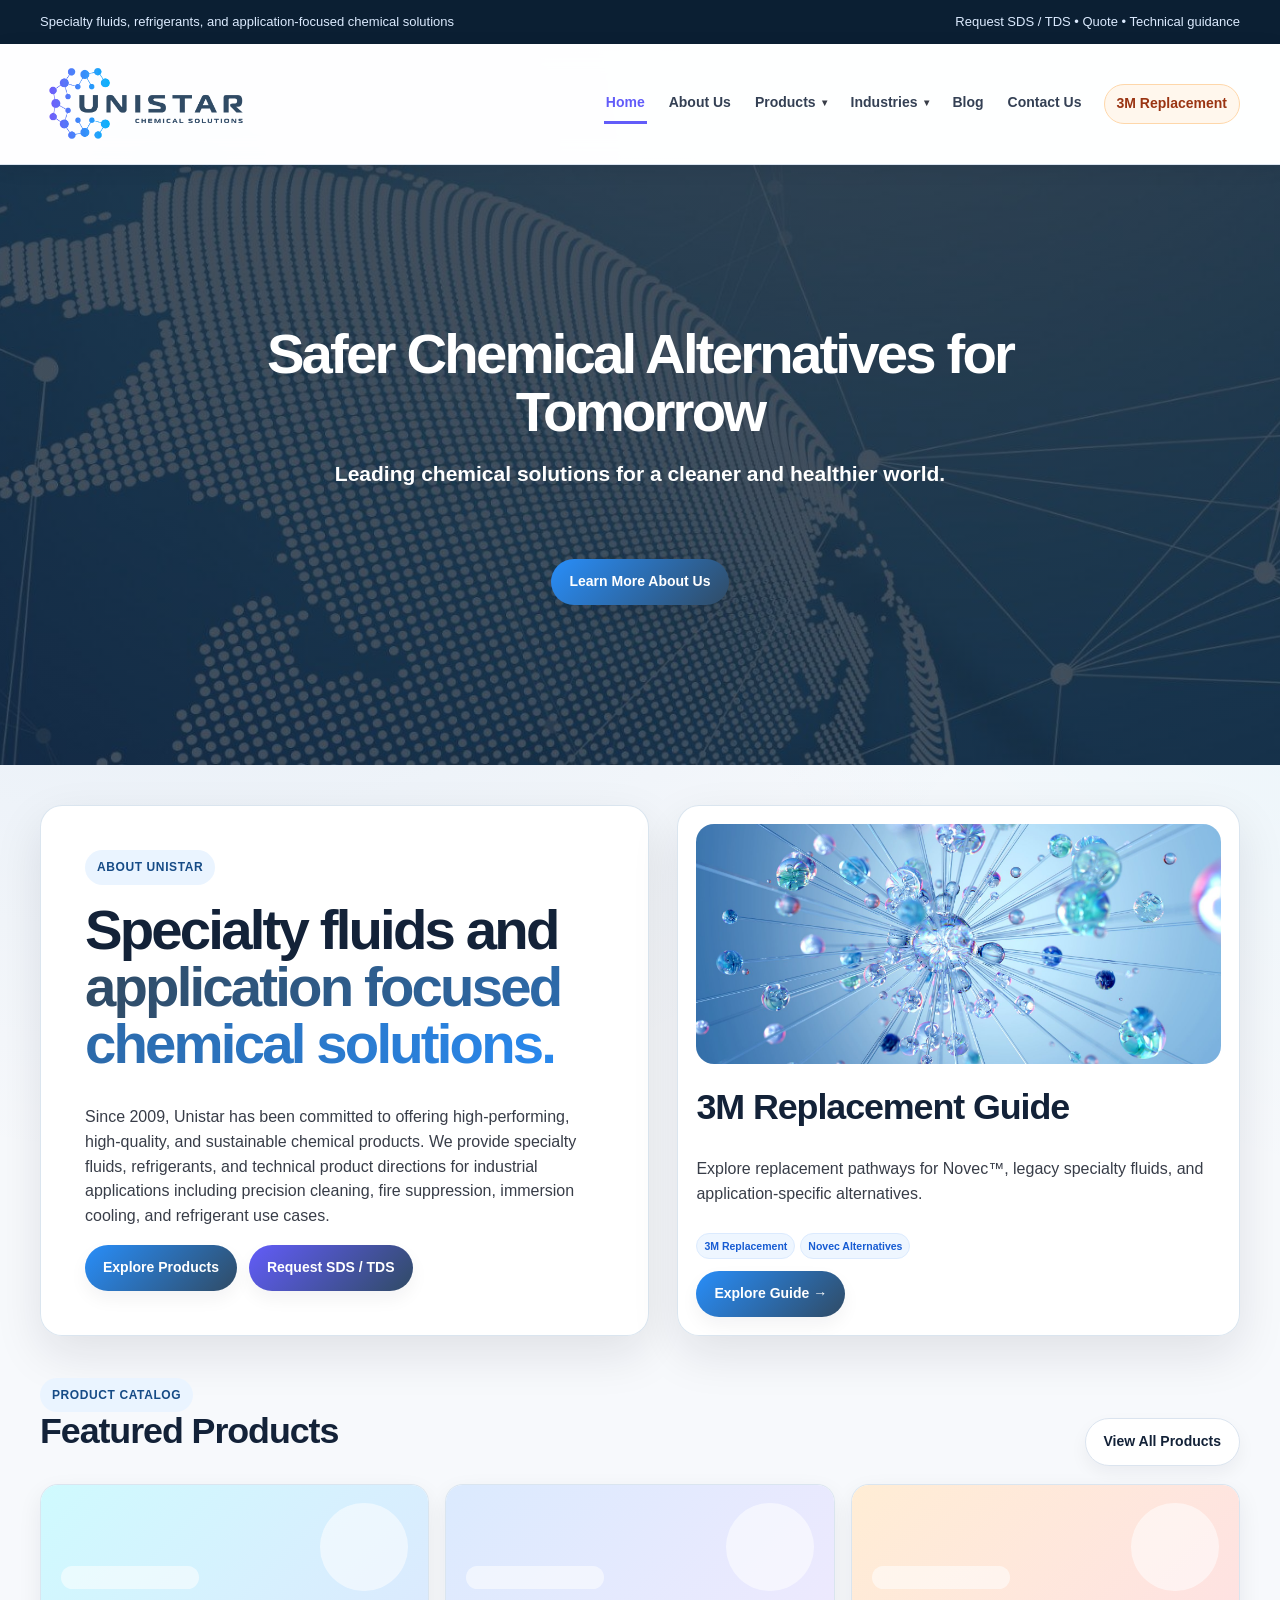
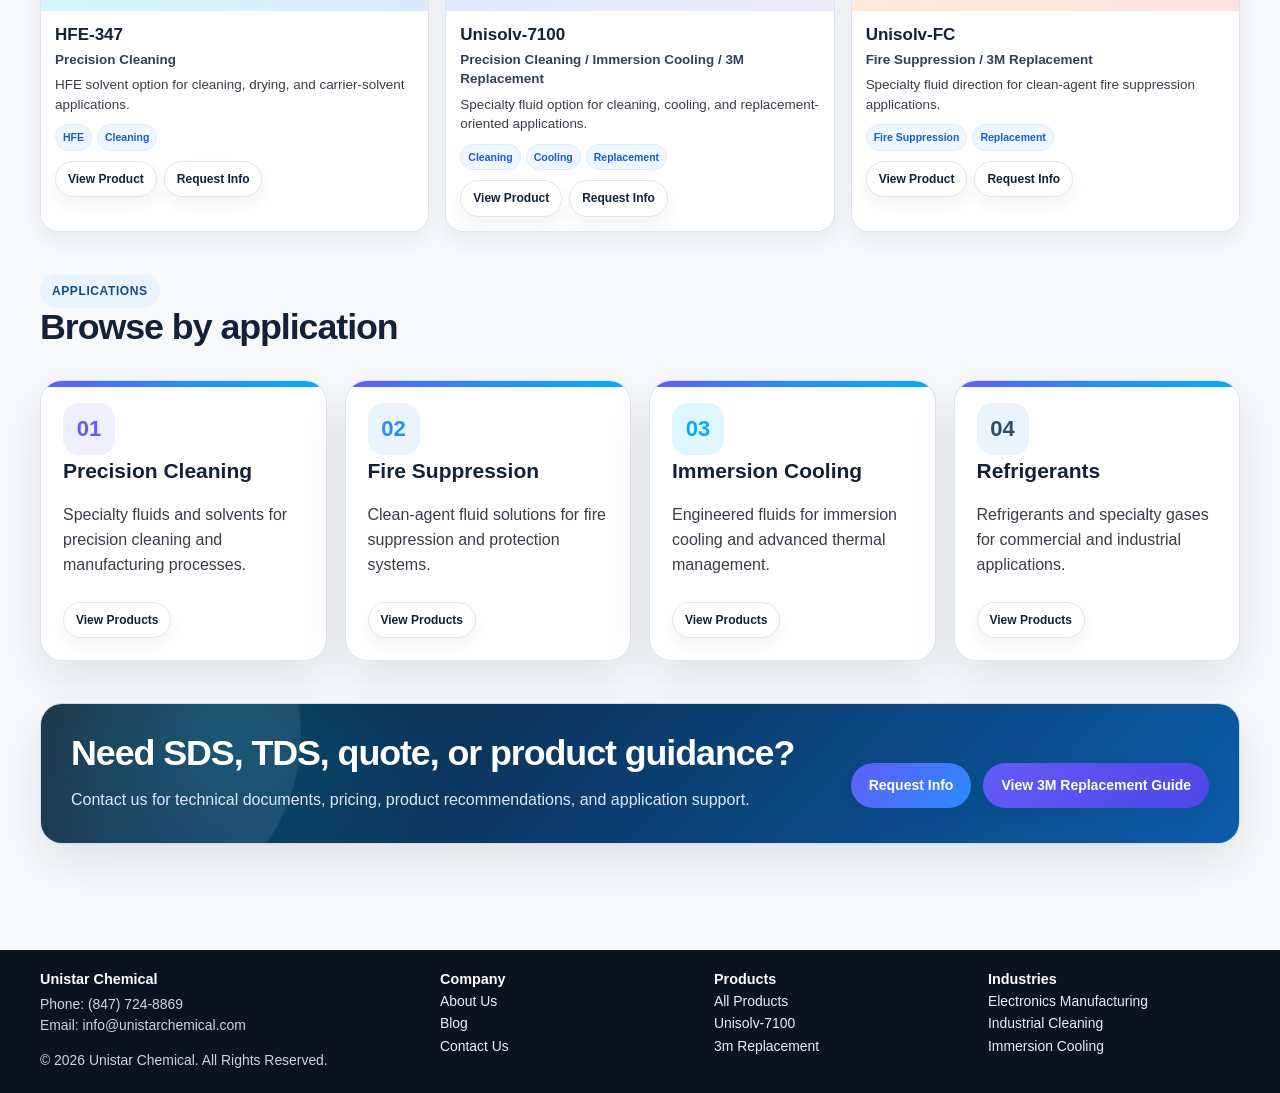
<file: index.html>
<!DOCTYPE html>
<!-- Unistar Website Draft V12: source-file version -->
<html lang="en">
  <head>
    <meta charset="utf-8" />
    <meta name="viewport" content="width=device-width,initial-scale=1" />
    <title>Unistar Chemical | Specialty Fluids & Refrigerants | V11</title>
    <link rel="stylesheet" href="assets\css\styles.css" />
  </head>
  <body>
    <div class="topbar">
      <div class="container">
        <span
          >Specialty fluids, refrigerants, and application-focused chemical
          solutions</span
        ><span>Request SDS / TDS • Quote • Technical guidance</span>
      </div>
    </div>
    <header class="header">
      <div class="container">
        <nav class="nav">
          <a class="logo" href="index.html">
            <img src="assets/images/logo/logo.png" alt="Unistar Chemical" />
          </a>
          <button class="menu-toggle" aria-label="Open menu">
            ☰
          </button>
          <div class="links">
            <a href="index.html" class="active">Home</a>
            <a href="about.html">About Us</a>

            <div class="nav-item">
              <a class="nav-link-top nav-link" href="products.html">
                Products <span class="dropdown-caret">▾</span>
              </a>

              <div class="mega">
                <div>
                  <h4>Browse Products By Application</h4>
                  <a href="products.html">All Products</a>
                  <a href="products.html?filter=precision"
                    >Precision Cleaning</a
                  >
                  <a href="products.html?filter=fire">Fire Suppression</a>
                  <a href="products.html?filter=cooling">Immersion Cooling</a>
                  <a href="products.html?filter=refrigerants">Refrigerants</a>
                  <a href="products.html?filter=future">Future Products</a>
                </div>

                <div>
                  <h4>Featured Products</h4>
                  <a href="products/unisolv-7100.html">UniSolv-7100</a>
                  <a href="#">UniSolv-7200</a>
                  <a href="#">UniSolv-7300</a>
                  <a href="#">UniSolv-FC</a>
                  <a href="#">UniSolv-IC</a>
                </div>

                <div class="mega-feature">
                  <h4>Project Highlight</h4>
                  <p>
                    Explore product directions for current 3M / Novec
                    replacement inquiries.
                  </p>
                  <a class="nav-link" href="3m-replacement.html"
                    >Open 3M Replacement →</a
                  >
                </div>
              </div>
            </div>
            <div class="nav-item">
              <a class="nav-link-top nav-link" href="industries.html"
                >Industries <span class="dropdown-caret">▾</span></a
              >
              <div class="mega industries-mega">
                <div>
                  <h4>Manufacturing & Cleaning</h4>
                  <a
                    class="nav-link"
                    href="industries/electronics-manufacturing.html"
                    >Electronics Manufacturing</a
                  >
                  <a
                    class="nav-link"
                    href="industries/precision-manufacturing.html"
                    >Precision Manufacturing</a
                  >
                  <a class="nav-link" href="industries/industrial-cleaning.html"
                    >Industrial Cleaning</a
                  >
                </div>
                <div>
                  <h4>Specialty Applications</h4>
                  <a class="nav-link" href="industries/fire-protection.html"
                    >Fire Protection</a
                  >
                  <a class="nav-link" href="industries/immersion-cooling.html"
                    >Data Center / Immersion Cooling</a
                  >
                  <a
                    class="nav-link"
                    href="industries/refrigerant-applications.html"
                    >Refrigerant Applications</a
                  >
                </div>
                <div class="mega-feature">
                  <h4>Need guidance?</h4>
                  <p>
                    Route inquiries by application, current fluid, documentation
                    needs, and estimated volume.
                  </p>
                  <a class="nav-link" href="contact.html"
                    >Request Technical Guidance →</a
                  >
                </div>
              </div>
            </div>
            <a href="blog.html">Blog</a>
            <a href="contact.html">Contact Us</a>
            <a class="hot-tab hot-project-tab" href="3m-replacement.html"
              >3M Replacement</a
            >
          </div>
        </nav>
      </div>
    </header>
    <section class="page-banner home-banner">
        <div class="container">
      
          <h1 class="hero-title">
            Safer Chemical Alternatives for Tomorrow
          </h1>
      
          <h3 class="hero-subtitle">
            Leading chemical solutions for a cleaner and healthier world.
          </h3>
      
          <a href="about.html" class="btn btn-primary hero-button">
            Learn More About Us
          </a>
      
        </div>
      </section>
    
    <main class="home=main">
      <section class="page active" id="home">
        <div class="container">
          <section class="hero">
            <div class="hero-copy">
              <span class="kicker">About Unistar</span>
              <h1>
                Specialty fluids and
                <span class="gradient"
                  >application focused chemical solutions.</span
                >
              </h1>
              <p>
                Since 2009, Unistar has been committed to offering high-performing, 
                high-quality, and sustainable chemical products. We provide specialty fluids, refrigerants, and technical
                product directions for industrial applications including
                precision cleaning, fire suppression, immersion cooling, and
                refrigerant use cases.
              </p>
              <div class="btn-row">
                <a class="btn btn-primary nav-link" href="products.html"
                  >Explore Products</a
                ><a class="btn btn-secondary nav-link" href="contact.html"
                  >Request SDS / TDS</a
                >
              </div>
            </div>
            <div class="hero-visual">
                <img
                  src="assets/images/hero-image.jpg"
                  alt="3M Replacement Guide"
                  class="resource-image"
                />
              
                <h2>3M Replacement Guide</h2>
              
                <p>
                  Explore replacement pathways for Novec™, legacy specialty fluids,
                  and application-specific alternatives.
                </p>
                <div class="desktop-only replacement-list">
                    <strong>Featured Replacements</strong>
                  
                    <div class="replacement-tags">
                      <span class="tag">UniSolv-7100</span>
                      <span class="tag">UniSolv-7200</span>
                      <span class="tag">UniSolv-7300</span>
                      <span class="tag">UniSolv-FC</span>
                      <span class="tag">UniSolv-IC</span>
                    </div>
                  </div>
                <div class="tags hero-tags">
                  <span class="tag">3M Replacement</span>
                  <span class="tag">Novec Alternatives</span>
                </div>
              
                <div class="btn-row">
                  <a
                    class="btn btn-primary nav-link"
                    href="3m-replacement.html"
                  >
                    Explore Guide →
                  </a>
                </div>
              </div>
          </section>
          <div class="section-title">
            <div>
              <span class="kicker">Product Catalog</span>
              <h2>Featured Products</h2>
            </div>
            <a class="btn btn-outline nav-link" href="products.html"
              >View All Products</a
            >
          </div>

          <section class="product-grid">
            <article class="product-card">
              <a class="nav-link" href="#">
                <div
                  class="product-image"
                  style="--card-bg: linear-gradient(135deg, #cffafe, #dbeafe)"
                ></div>
              </a>
              <div class="product-copy">
                <h3>HFE-347</h3>
                <p class="product-cat">Precision Cleaning</p>
                <p>
                  HFE solvent option for cleaning, drying, and carrier-solvent
                  applications.
                </p>

                <div class="tags">
                  <span class="tag">HFE</span>
                  <span class="tag">Cleaning</span>
                </div>

                <div class="product-actions">
                  <a class="btn btn-small nav-link" href="#">View Product</a>
                  <a
                    class="btn btn-small btn-outline nav-link"
                    href="contact.html"
                    >Request Info</a
                  >
                </div>
              </div>
            </article>

            <article class="product-card">
              <a class="nav-link" href="products/unisolv-7100.html">
                <div
                  class="product-image"
                  style="--card-bg: linear-gradient(135deg, #dbeafe, #ede9fe)"
                ></div>
              </a>
              <div class="product-copy">
                <h3>Unisolv-7100</h3>
                <p class="product-cat">
                  Precision Cleaning / Immersion Cooling / 3M Replacement
                </p>
                <p>
                  Specialty fluid option for cleaning, cooling, and
                  replacement-oriented applications.
                </p>

                <div class="tags">
                  <span class="tag">Cleaning</span>
                  <span class="tag">Cooling</span>
                  <span class="tag">Replacement</span>
                </div>

                <div class="product-actions">
                  <a
                    class="btn btn-small nav-link"
                    href="products/unisolv-7100.html"
                    >View Product</a
                  >
                  <a
                    class="btn btn-small btn-outline nav-link"
                    href="contact.html"
                    >Request Info</a
                  >
                </div>
              </div>
            </article>

            <article class="product-card">
              <a class="nav-link" href="#">
                <div
                  class="product-image"
                  style="--card-bg: linear-gradient(135deg, #ffedd5, #fee2e2)"
                ></div>
              </a>
              <div class="product-copy">
                <h3>Unisolv-FC</h3>
                <p class="product-cat">Fire Suppression / 3M Replacement</p>
                <p>
                  Specialty fluid direction for clean-agent fire suppression
                  applications.
                </p>

                <div class="tags">
                  <span class="tag">Fire Suppression</span>
                  <span class="tag">Replacement</span>
                </div>

                <div class="product-actions">
                  <a class="btn btn-small nav-link" href="#">View Product</a>
                  <a
                    class="btn btn-small btn-outline nav-link"
                    href="contact.html"
                    >Request Info</a
                  >
                </div>
              </div>
            </article>
          </section>
          <div class="section-title">
            <div>
              <span class="kicker">Applications</span>
              <h2>Browse by application</h2>
            </div>
          </div>
          <section class="grid four">
            <article
              class="card"
              style="
                --accent: linear-gradient(90deg, #625cf9, #288efa, #03aefb);
                --icon-bg: #f0efff;
                --icon-color: #625cf9;
              "
            >
              <div class="icon">01</div>
              <h3>Precision Cleaning</h3>
              <p>
                Specialty fluids and solvents for precision cleaning and
                manufacturing processes.
              </p>
              <div class="btn-row">
                <a
                  class="btn btn-small nav-link"
                  href="products.html?filter=precision"
                  >View Products</a
                >
              </div>
            </article>
            <article
              class="card" data-category="fire"
              style="
                --accent: linear-gradient(90deg, #625cf9, #288efa, #03aefb);
                --icon-bg: #eaf4ff;
                --icon-color: #288efa;
              "
            >
              <div class="icon">02</div>
              <h3>Fire Suppression</h3>
              <p>
                Clean-agent fluid solutions for fire suppression and protection
                systems.
              </p>
              <div class="btn-row">
                <a
                  class="btn btn-small nav-link"
                  href="products.html?filter=fire"
                  >View Products</a
                >
              </div>
            </article>
            <article
              class="card"
              style="
                --accent: linear-gradient(90deg, #625cf9, #288efa, #03aefb);
                --icon-bg: #dff5ff;
                --icon-color: #03aefb;
              "
            >
              <div class="icon">03</div>
              <h3>Immersion Cooling</h3>
              <p>
                Engineered fluids for immersion cooling and advanced thermal
                management.
              </p>
              <div class="btn-row">
                <a
                  class="btn btn-small nav-link"
                  href="products.html?filter=cooling"
                  >View Products</a
                >
              </div>
            </article>
            <article
              class="card"
              style="
                --accent: linear-gradient(90deg, #625cf9, #288efa, #03aefb);
                --icon-bg: #eaf4ff;
                --icon-color: #304b65;
              "
            >
              <div class="icon">04</div>
              <h3>Refrigerants</h3>
              <p>
                Refrigerants and specialty gases for commercial and industrial
                applications.
              </p>
              <div class="btn-row">
                <a
                  class="btn btn-small nav-link"
                  href="products.html?filter=refrigerants"
                  >View Products</a
                >
              </div>
            </article>
          </section>
          <section class="cta">
            <div>
              <h2>Need SDS, TDS, quote, or product guidance?</h2>
              <p>
                Contact us for technical documents, pricing, product
                recommendations, and application support.
              </p>
            </div>
            <div class="btn-row">
              <a class="btn cta-primary nav-link" href="contact.html"
                >Request Info</a
              ><a class="btn cta-secondary nav-link" href="3m-replacement.html"
                >View 3M Replacement Guide</a
              >
            </div>
          </section>
        </div>
      </section>
    </main>
    <footer class="footer">
      <div class="container">
        <div>
          <strong>Unistar Chemical</strong>
          <p>
            Phone: (847) 724-8869<br />
            Email: info@unistarchemical.com
          </p>

          <p>© 2026 Unistar Chemical. All Rights Reserved.</p>
        </div>
        <div>
          <strong>Company</strong>
          <br />
          <a class="nav-link" href="about.html">About Us</a><br />
          <a class="nav-link" href="blog.html">Blog</a><br />
          <a class="nav-link" href="contact.html">Contact Us</a>
        </div>
        <div>
          <strong>Products</strong><br />
          <a class="nav-link" href="products.html">All Products</a><br />
          <a class="nav-link" href="products/unisolv-7100.html">Unisolv-7100</a
          ><br />
          <a class="nav-link" href="3m-replacement.html">3m Replacement</a>
        </div>
        <div>
          <strong>Industries</strong><br />
          <a class="nav-link" href="industries/electronics-manufacturing.html"
            >Electronics Manufacturing</a
          ><br />
          <a class="nav-link" href="industries/industrial-cleaning.html"
            >Industrial Cleaning</a
          ><br />
          <a class="nav-link" href="industries/immersion-cooling.html"
            >Immersion Cooling</a
          >
        </div>
      </div>
    </footer>
    <script src="assets/js/main.js"></script>
    </script>
    <script>
        document.addEventListener("DOMContentLoaded", function () {
          const menuToggle = document.querySelector(".menu-toggle");
          const links = document.querySelector(".links");
      
          if (menuToggle && links) {
            menuToggle.addEventListener("click", function () {
              links.classList.toggle("is-open");
            });
          }
        });
      </script>

  </body>
</html>
</file>
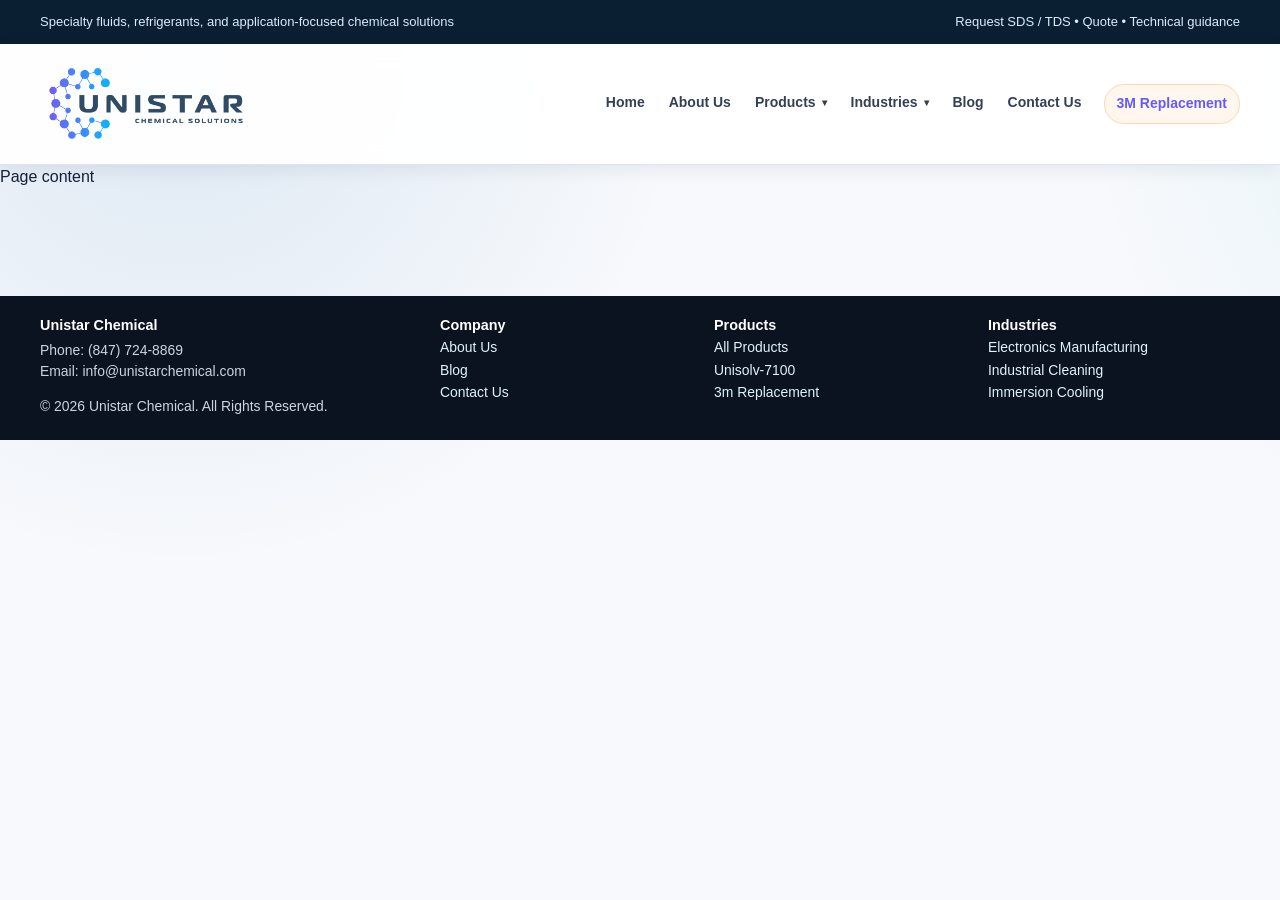
<file: 3m-replacement.html>
<!DOCTYPE html>
<html lang="en">
  <head>
    <meta charset="UTF-8" />
    <meta name="viewport" content="width=device-width, initial-scale=1.0" />
    <title>3M Replacement | Unistar Chemical</title>
    <link rel="stylesheet" href="assets\css\styles.css" />
  </head>

  <body>
    <div class="topbar">
      <div class="container">
        <span
          >Specialty fluids, refrigerants, and application-focused chemical
          solutions</span
        ><span>Request SDS / TDS • Quote • Technical guidance</span>
      </div>
    </div>
    <header class="header">
      <div class="container">
        <nav class="nav">
          <a class="logo" href="index.html">
            <img src="assets/images/logo/logo.png" alt="Unistar Chemical" />
          </a>
          <button class="menu-toggle" aria-label="Open menu">
            ☰
          </button>
          <div class="links">
            <a href="index.html">Home</a>
            <a href="about.html">About Us</a>

            <div class="nav-item">
              <a class="nav-link-top nav-link" href="products.html">
                Products <span class="dropdown-caret">▾</span>
              </a>

              <div class="mega">
                <div>
                  <h4>Browse Products By Application</h4>
                  <a href="products.html">All Products</a>
                  <a href="products.html?filter=precision"
                    >Precision Cleaning</a
                  >
                  <a href="products.html?filter=fire">Fire Suppression</a>
                  <a href="products.html?filter=cooling">Immersion Cooling</a>
                  <a href="products.html?filter=refrigerants">Refrigerants</a>
                  <a href="products.html?filter=future">Future Products</a>
                </div>

                <div>
                  <h4>Featured Products</h4>
                  <a href="products/unisolv-7100.html">UniSolv-7100</a>
                  <a href="#">UniSolv-7200</a>
                  <a href="#">UniSolv-7300</a>
                  <a href="#">UniSolv-FC</a>
                  <a href="#">UniSolv-IC</a>
                </div>

                <div class="mega-feature">
                  <h4>Project Highlight</h4>
                  <p>
                    Explore product directions for current 3M / Novec
                    replacement inquiries.
                  </p>
                  <a class="nav-link" href="3m-replacement.html"
                    >Open 3M Replacement →</a
                  >
                </div>
              </div>
            </div>
            <div class="nav-item">
              <a class="nav-link-top nav-link" href="industries.html"
                >Industries <span class="dropdown-caret">▾</span></a
              >
              <div class="mega industries-mega">
                <div>
                  <h4>Manufacturing & Cleaning</h4>
                  <a
                    class="nav-link"
                    href="industries/electronics-manufacturing.html"
                    >Electronics Manufacturing</a
                  >
                  <a
                    class="nav-link"
                    href="industries/precision-manufacturing.html"
                    >Precision Manufacturing</a
                  >
                  <a class="nav-link" href="industries/industrial-cleaning.html"
                    >Industrial Cleaning</a
                  >
                </div>
                <div>
                  <h4>Specialty Applications</h4>
                  <a class="nav-link" href="industries/fire-protection.html"
                    >Fire Protection</a
                  >
                  <a class="nav-link" href="industries/immersion-cooling.html"
                    >Data Center / Immersion Cooling</a
                  >
                  <a
                    class="nav-link"
                    href="industries/refrigerant-applications.html"
                    >Refrigerant Applications</a
                  >
                </div>
                <div class="mega-feature">
                  <h4>Need guidance?</h4>
                  <p>
                    Route inquiries by application, current fluid, documentation
                    needs, and estimated volume.
                  </p>
                  <a class="nav-link" href="contact.html"
                    >Request Technical Guidance →</a
                  >
                </div>
              </div>
            </div>
            <a href="blog.html">Blog</a>
            <a href="contact.html">Contact Us</a>
            <a class="hot-tab hot-project-tab active" href="3m-replacement.html"
              >3M Replacement</a
            >
          </div>
        </nav>
      </div>
    </header>
    <main>Page content</main>
    <footer class="footer">
      <div class="container">
        <div>
          <strong>Unistar Chemical</strong>
          <p>
            Phone: (847) 724-8869<br />
            Email: info@unistarchemical.com
          </p>

          <p>© 2026 Unistar Chemical. All Rights Reserved.</p>
        </div>
        <div>
          <strong>Company</strong>
          <br />
          <a class="nav-link" href="about.html">About Us</a><br />
          <a class="nav-link" href="blog.html">Blog</a><br />
          <a class="nav-link" href="contact.html">Contact Us</a>
        </div>
        <div>
          <strong>Products</strong><br />
          <a class="nav-link" href="products.html">All Products</a><br />
          <a class="nav-link" href="products/unisolv-7100.html">Unisolv-7100</a
          ><br />
          <a class="nav-link" href="3m-replacement.html">3m Replacement</a>
        </div>
        <div>
          <strong>Industries</strong><br />
          <a class="nav-link" href="industries/electronics-manufacturing.html"
            >Electronics Manufacturing</a
          ><br />
          <a class="nav-link" href="industries/industrial-cleaning.html"
            >Industrial Cleaning</a
          ><br />
          <a class="nav-link" href="industries/immersion-cooling.html"
            >Immersion Cooling</a
          >
        </div>
      </div>
    </footer>
    <script>
        const menuToggle = document.querySelector(".menu-toggle");
        const links = document.querySelector(".links");
      
        menuToggle.addEventListener("click", function () {
          links.classList.toggle("is-open");
        });
      </script>
  </body>
</html>
</file>
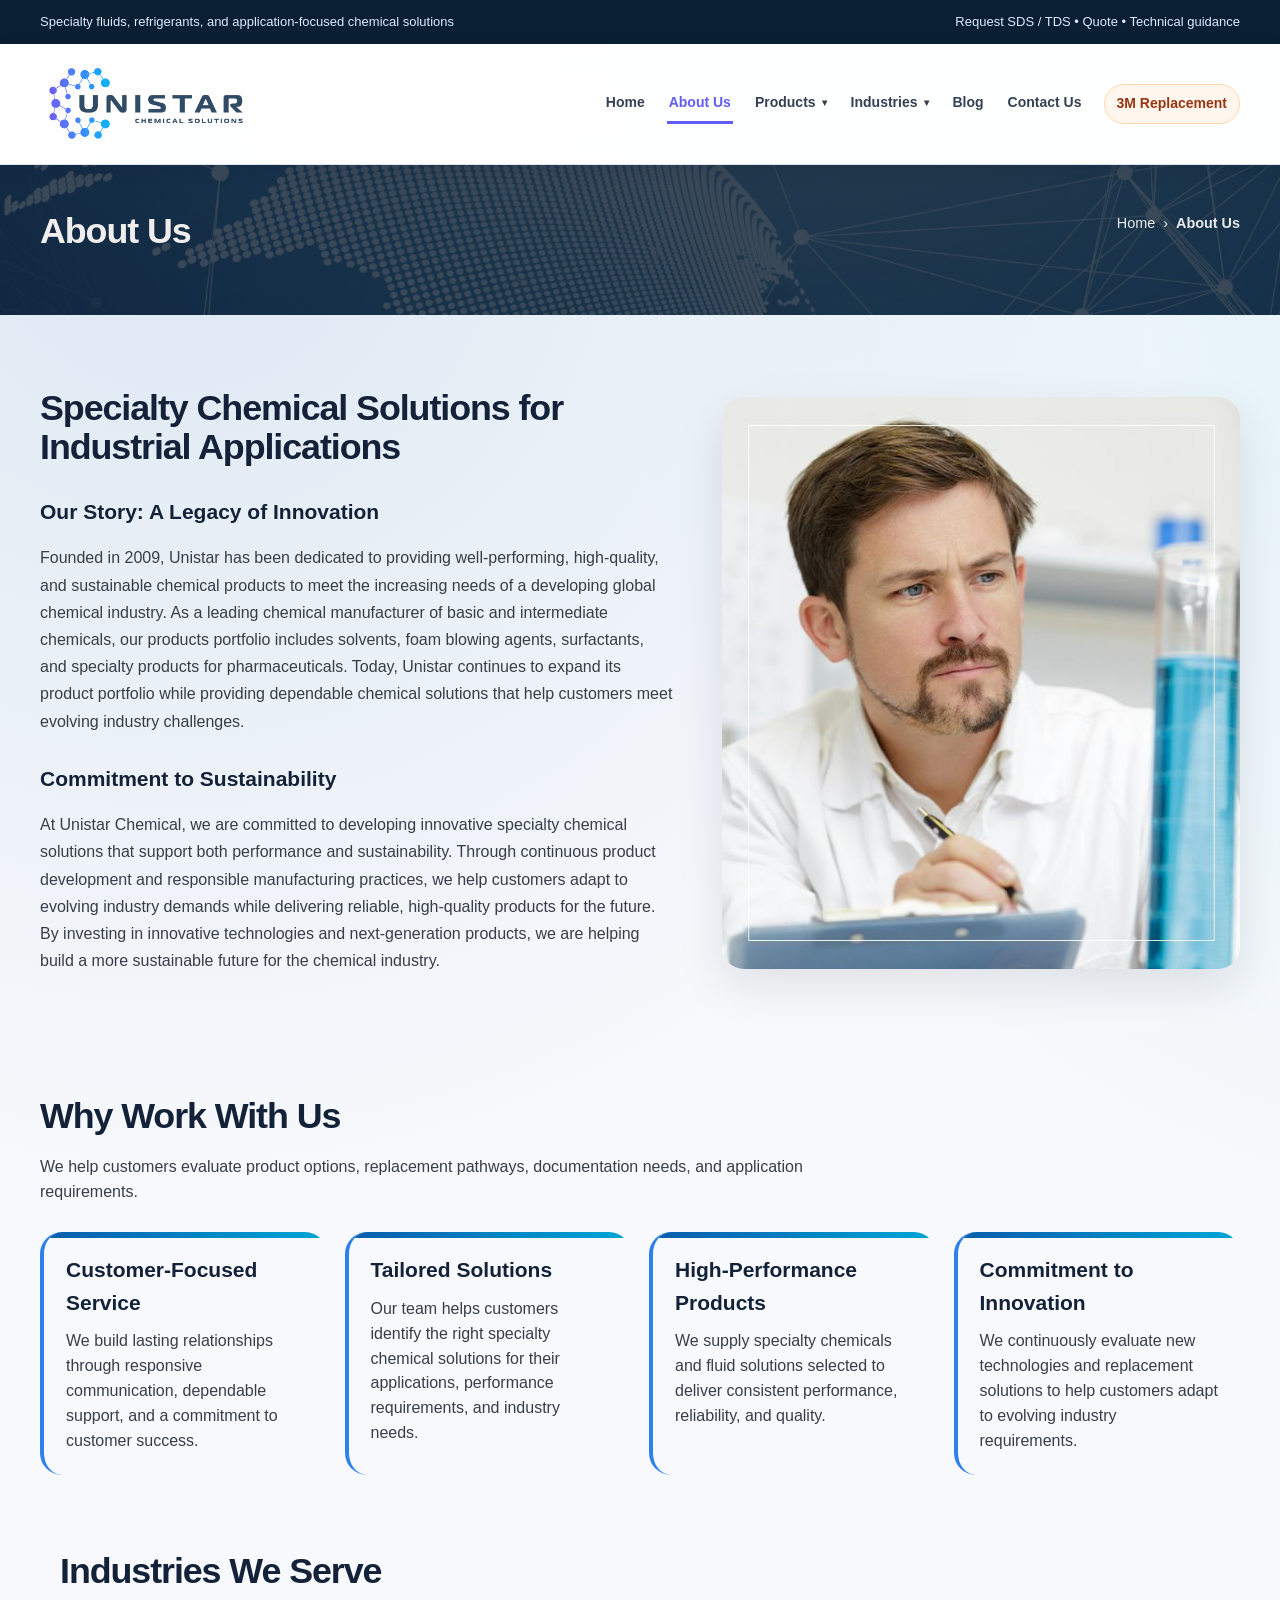
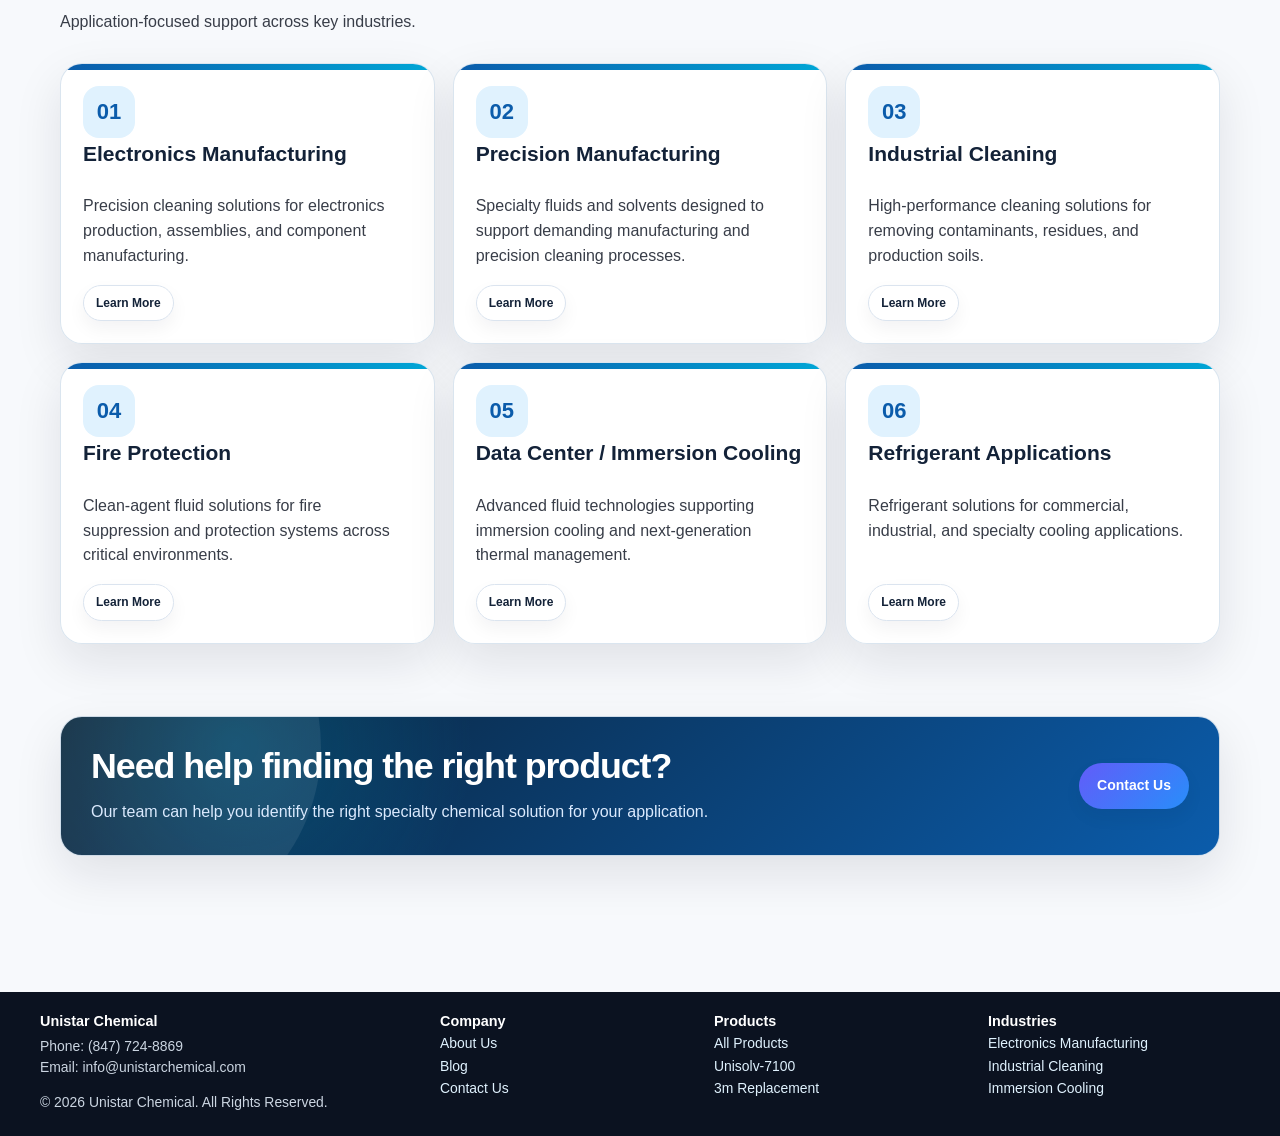
<file: about.html>
<!DOCTYPE html>
<html lang="en">
  <head>
    <meta charset="UTF-8" />
    <meta name="viewport" content="width=device-width, initial-scale=1.0" />
    <title>About Us | Unistar Chemical</title>
    <link rel="stylesheet" href="assets\css\styles.css" />
  </head>

  <body>
    <div class="topbar">
      <div class="container">
        <span
          >Specialty fluids, refrigerants, and application-focused chemical
          solutions</span
        ><span>Request SDS / TDS • Quote • Technical guidance</span>
      </div>
    </div>
    <header class="header">
      <div class="container">
        <nav class="nav">
          <a class="logo" href="index.html">
            <img src="assets/images/logo/logo.png" alt="Unistar Chemical" />
          </a>
          <button class="menu-toggle" aria-label="Open menu">
            ☰
          </button>
          <div class="links">
            <a href="index.html">Home</a>
            <a href="about.html" class="active">About Us</a>

            <div class="nav-item">
              <a class="nav-link-top nav-link" href="products.html">
                Products <span class="dropdown-caret">▾</span>
              </a>

              <div class="mega">
                <div>
                  <h4>Browse Products By Application</h4>
                  <a href="products.html">All Products</a>
                  <a href="products.html?filter=precision"
                    >Precision Cleaning</a
                  >
                  <a href="products.html?filter=fire">Fire Suppression</a>
                  <a href="products.html?filter=cooling">Immersion Cooling</a>
                  <a href="products.html?filter=refrigerants">Refrigerants</a>
                  <a href="products.html?filter=future">Future Products</a>
                </div>

                <div>
                  <h4>Featured Products</h4>
                  <a href="products/unisolv-7100.html">UniSolv-7100</a>
                  <a href="#">UniSolv-7200</a>
                  <a href="#">UniSolv-7300</a>
                  <a href="#">UniSolv-FC</a>
                  <a href="#">UniSolv-IC</a>
                </div>

                <div class="mega-feature">
                  <h4>Project Highlight</h4>
                  <p>
                    Explore product directions for current 3M / Novec
                    replacement inquiries.
                  </p>
                  <a class="nav-link" href="3m-replacement.html"
                    >Open 3M Replacement →</a
                  >
                </div>
              </div>
            </div>
            <div class="nav-item">
              <a class="nav-link-top nav-link" href="industries.html"
                >Industries <span class="dropdown-caret">▾</span></a
              >
              <div class="mega industries-mega">
                <div>
                  <h4>Manufacturing & Cleaning</h4>
                  <a
                    class="nav-link"
                    href="industries/electronics-manufacturing.html"
                    >Electronics Manufacturing</a
                  >
                  <a
                    class="nav-link"
                    href="industries/precision-manufacturing.html"
                    >Precision Manufacturing</a
                  >
                  <a class="nav-link" href="industries/industrial-cleaning.html"
                    >Industrial Cleaning</a
                  >
                </div>
                <div>
                  <h4>Specialty Applications</h4>
                  <a class="nav-link" href="industries/fire-protection.html"
                    >Fire Protection</a
                  >
                  <a class="nav-link" href="industries/immersion-cooling.html"
                    >Data Center / Immersion Cooling</a
                  >
                  <a
                    class="nav-link"
                    href="industries/refrigerant-applications.html"
                    >Refrigerant Applications</a
                  >
                </div>
                <div class="mega-feature">
                  <h4>Need guidance?</h4>
                  <p>
                    Route inquiries by application, current fluid, documentation
                    needs, and estimated volume.
                  </p>
                  <a class="nav-link" href="contact.html"
                    >Request Technical Guidance →</a
                  >
                </div>
              </div>
            </div>
            <a href="blog.html">Blog</a>
            <a href="contact.html">Contact Us</a>
            <a class="hot-tab hot-project-tab" href="3m-replacement.html"
              >3M Replacement</a
            >
          </div>
        </nav>
      </div>
    </header>
    <section class="page-banner page-banner-small">
      <div class="container">
        <nav class="breadcrumb">
          <a href="index.html">Home</a>
          <span>›</span>
          <span>About Us</span>
        </nav>
        <h2>About Us</h2>
      </div>
    </section>
    <main>
      <section class="about-section page-section">
        <div class="container">
          <div class="about-grid">
        
            <div class="about-copy">
        
              <h2>Specialty Chemical Solutions for Industrial Applications</h2>
              <h3>Our Story: A Legacy of Innovation</h3>
              <p>
                Founded in 2009, Unistar has been dedicated to providing well-performing, 
                high-quality, and sustainable chemical products to meet the increasing needs 
                of a developing global chemical industry. As a leading chemical manufacturer of 
                basic and intermediate chemicals, our products portfolio includes solvents, 
                foam blowing agents, surfactants, and specialty products for pharmaceuticals. Today, Unistar continues to expand its product portfolio while providing dependable chemical solutions that help customers meet evolving industry challenges.
              
              </p>
              <h3>Commitment to Sustainability</h3>
              <p>At Unistar Chemical, we are committed to developing innovative specialty chemical solutions that support both performance and sustainability. Through continuous product development and responsible manufacturing practices, we help customers adapt to evolving industry demands while delivering reliable, high-quality products for the future.
                By investing in innovative technologies and next-generation products, we are helping build a more sustainable future for the chemical industry.
              </p>
            </div>
        
            <div class="about-image">
              <img
                src="/assets/images/about-hero.png"
                alt="Unistar Chemical industrial operations"
              />
            </div>
        
          </div>
        </div>
      </section>
      <section class="about-section">
        <div class="container">
          <div class="content-narrow">
            <h2>Why Work With Us</h2>
            <p>
              We help customers evaluate product options, replacement pathways,
              documentation needs, and application requirements.
            </p>
          </div>
          <div class="why-grid">

            <div class="card why-card">
              <h3>Customer-Focused Service</h3>
            
              <p>
                We build lasting relationships through responsive communication, dependable support, and a commitment to customer success.

              </p>
            </div>
          
            <div class="card why-card">
              <h3>Tailored Solutions</h3>
                <p>
                  Our team helps customers identify the right specialty chemical solutions for their applications, performance requirements, and industry needs.

                </p>
              </div>
            <div class="card why-card">
              <h3>High-Performance Products</h3>
              <p>
                We supply specialty chemicals and fluid solutions selected to deliver consistent performance, reliability, and quality.

              </p>
            </div>
          
            <div class="card why-card">
              <h3>Commitment to Innovation</h3>

              <p>
                We continuously evaluate new technologies and replacement solutions to help customers adapt to evolving industry requirements.
              </p>
            </div>
          
          </div>
      <section class="about-section">
        <div class="container">
          <div class="content-narrow">
            <h2>Industries We Serve</h2>
            <p>
              Application-focused support across key industries.
            </p>
          </div>
      
          <div class="industry-card-grid">
            <!-- 6 cards here -->
            <div class="card industry-card">
              <div class="icon">01</div>
            
              <h3>Electronics Manufacturing</h3>
            
              <p>
                Precision cleaning solutions for electronics production,
                assemblies, and component manufacturing.
              </p>
            
              <div class="btn-row">
                <a
                  class="btn btn-small nav-link"
                  href="industries/electronics-manufacturing.html"
                >
                  Learn More
                </a>
              </div>
            </div>
            <div class="card industry-card">
              <div class="icon">02</div>
            
              <h3>Precision Manufacturing</h3>
            
              <p>
                Specialty fluids and solvents designed to support demanding manufacturing and precision cleaning processes.
              </p>
            
              <div class="btn-row">
                <a
                  class="btn btn-small nav-link"
                  href="industries/precision-manufacturing.html"
                >
                  Learn More
                </a>
              </div>
            </div>
            <div class="card industry-card">
              <div class="icon">03</div>
            
              <h3>Industrial Cleaning</h3>
            
              <p>
                High-performance cleaning solutions for removing contaminants, residues, and production soils.
              </p>
            
              <div class="btn-row">
                <a
                  class="btn btn-small nav-link"
                  href="industries/industrial-cleaning.html"
                >
                  Learn More
                </a>
              </div>
            </div>
            <div class="card industry-card">
              <div class="icon">04</div>
            
              <h3>Fire Protection</h3>
            
              <p>
                Clean-agent fluid solutions for fire suppression and protection systems across critical environments.
              </p>
            
              <div class="btn-row">
                <a
                  class="btn btn-small nav-link"
                  href="industries/fire-protection.html"
                >
                  Learn More
                </a>
              </div>
            </div>
            <div class="card industry-card">
              <div class="icon">05</div>
            
              <h3>Data Center / Immersion Cooling</h3>
            
              <p>
                Advanced fluid technologies supporting immersion cooling and next-generation thermal management.
              </p>
            
              <div class="btn-row">
                <a
                  class="btn btn-small nav-link"
                  href="industries/immersion-cooling.html"
                >
                  Learn More
                </a>
              </div>
            </div>
            <div class="card industry-card">
              <div class="icon">06</div>
            
              <h3>Refrigerant Applications</h3>
            
              <p>
                Refrigerant solutions for commercial, industrial, and specialty cooling applications.

              </p>
            
              <div class="btn-row">
                <a
                  class="btn btn-small nav-link"
                  href="industries/refrigerant-applications.html"
                >
                  Learn More
                </a>
              </div>
            </div>
          </div>
        </div>
         
      </section>
      <section class="cta-section">
        <div class="container">
          <div class="cta about-cta">
      
            <div class="cta-content">
              <h2>Need help finding the right product?</h2>
      
              <p>
                Our team can help you identify the right specialty chemical solution
                for your application.
              </p>
            </div>
      
            <div class="btn-row">
              <a
                class="btn cta-primary nav-link about-contact-btn"
                href="contact.html"
              >
                Contact Us
              </a>
            </div>
      
          </div>
        </div>
      </section>
    </main>
    </main>
    <footer class="footer">
      <div class="container">
        <div>
          <strong>Unistar Chemical</strong>
          <p>
            Phone: (847) 724-8869<br />
            Email: info@unistarchemical.com
          </p>

          <p>© 2026 Unistar Chemical. All Rights Reserved.</p>
        </div>
        <div>
          <strong>Company</strong>
          <br />
          <a class="nav-link" href="about.html">About Us</a><br />
          <a class="nav-link" href="blog.html">Blog</a><br />
          <a class="nav-link" href="contact.html">Contact Us</a>
        </div>
        <div>
          <strong>Products</strong><br />
          <a class="nav-link" href="products.html">All Products</a><br />
          <a class="nav-link" href="products/unisolv-7100.html">Unisolv-7100</a
          ><br />
          <a class="nav-link" href="3m-replacement.html">3m Replacement</a>
        </div>
        <div>
          <strong>Industries</strong><br />
          <a class="nav-link" href="industries/electronics-manufacturing.html"
            >Electronics Manufacturing</a
          ><br />
          <a class="nav-link" href="industries/industrial-cleaning.html"
            >Industrial Cleaning</a
          ><br />
          <a class="nav-link" href="industries/immersion-cooling.html"
            >Immersion Cooling</a
          >
        </div>
      </div>
    </footer>
    <script>
      const menuToggle = document.querySelector(".menu-toggle");
      const links = document.querySelector(".links");
    
      menuToggle.addEventListener("click", function () {
        links.classList.toggle("is-open");
      });
    </script>
  </body>
</html>
</file>
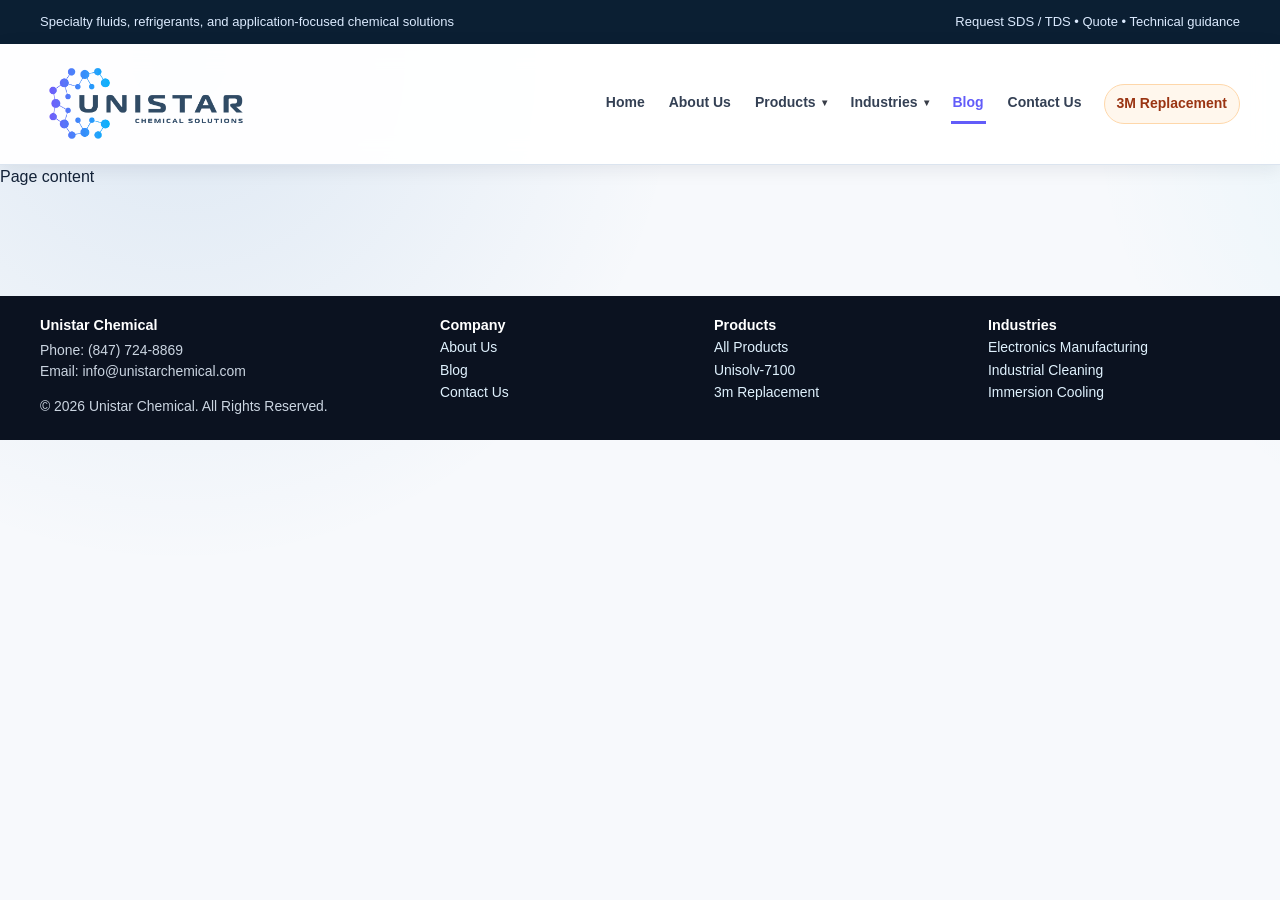
<file: blog.html>
<!DOCTYPE html>
<html lang="en">
  <head>
    <meta charset="UTF-8" />
    <meta name="viewport" content="width=device-width, initial-scale=1.0" />
    <title>Blog | Unistar Chemical</title>
    <link rel="stylesheet" href="assets\css\styles.css" />
  </head>

  <body>
    <div class="topbar">
      <div class="container">
        <span
          >Specialty fluids, refrigerants, and application-focused chemical
          solutions</span
        ><span>Request SDS / TDS • Quote • Technical guidance</span>
      </div>
    </div>
    <header class="header">
      <div class="container">
        <nav class="nav">
          <a class="logo" href="index.html">
            <img src="assets/images/logo/logo.png" alt="Unistar Chemical" />
          </a>
          <button class="menu-toggle" aria-label="Open menu">
            ☰
          </button>
          <div class="links">
            <a href="index.html">Home</a>
            <a href="about.html">About Us</a>

            <div class="nav-item">
              <a class="nav-link-top nav-link" href="products.html">
                Products <span class="dropdown-caret">▾</span>
              </a>

              <div class="mega">
                <div>
                  <h4>Browse Products By Application</h4>
                  <a href="products.html">All Products</a>
                  <a href="products.html?filter=precision"
                    >Precision Cleaning</a
                  >
                  <a href="products.html?filter=fire">Fire Suppression</a>
                  <a href="products.html?filter=cooling">Immersion Cooling</a>
                  <a href="products.html?filter=refrigerants">Refrigerants</a>
                  <a href="products.html?filter=future">Future Products</a>
                </div>

                <div>
                  <h4>Featured Products</h4>
                  <a href="products/unisolv-7100.html">UniSolv-7100</a>
                  <a href="#">UniSolv-7200</a>
                  <a href="#">UniSolv-7300</a>
                  <a href="#">UniSolv-FC</a>
                  <a href="#">UniSolv-IC</a>
                </div>

                <div class="mega-feature">
                  <h4>Project Highlight</h4>
                  <p>
                    Explore product directions for current 3M / Novec
                    replacement inquiries.
                  </p>
                  <a class="nav-link" href="3m-replacement.html"
                    >Open 3M Replacement →</a
                  >
                </div>
              </div>
            </div>
            <div class="nav-item">
              <a class="nav-link-top nav-link" href="industries.html"
                >Industries <span class="dropdown-caret">▾</span></a
              >
              <div class="mega industries-mega">
                <div>
                  <h4>Manufacturing & Cleaning</h4>
                  <a
                    class="nav-link"
                    href="industries/electronics-manufacturing.html"
                    >Electronics Manufacturing</a
                  >
                  <a
                    class="nav-link"
                    href="industries/precision-manufacturing.html"
                    >Precision Manufacturing</a
                  >
                  <a class="nav-link" href="industries/industrial-cleaning.html"
                    >Industrial Cleaning</a
                  >
                </div>
                <div>
                  <h4>Specialty Applications</h4>
                  <a class="nav-link" href="industries/fire-protection.html"
                    >Fire Protection</a
                  >
                  <a class="nav-link" href="industries/immersion-cooling.html"
                    >Data Center / Immersion Cooling</a
                  >
                  <a
                    class="nav-link"
                    href="industries/refrigerant-applications.html"
                    >Refrigerant Applications</a
                  >
                </div>
                <div class="mega-feature">
                  <h4>Need guidance?</h4>
                  <p>
                    Route inquiries by application, current fluid, documentation
                    needs, and estimated volume.
                  </p>
                  <a class="nav-link" href="contact.html"
                    >Request Technical Guidance →</a
                  >
                </div>
              </div>
            </div>
            <a href="blog.html" class="active">Blog</a>
            <a href="contact.html">Contact Us</a>
            <a class="hot-tab hot-project-tab" href="3m-replacement.html"
              >3M Replacement</a
            >
          </div>
        </nav>
      </div>
    </header>
    <main>Page content</main>
    <footer class="footer">
      <div class="container">
        <div>
          <strong>Unistar Chemical</strong>
          <p>
            Phone: (847) 724-8869<br />
            Email: info@unistarchemical.com
          </p>

          <p>© 2026 Unistar Chemical. All Rights Reserved.</p>
        </div>
        <div>
          <strong>Company</strong>
          <br />
          <a class="nav-link" href="about.html">About Us</a><br />
          <a class="nav-link" href="blog.html">Blog</a><br />
          <a class="nav-link" href="contact.html">Contact Us</a>
        </div>
        <div>
          <strong>Products</strong><br />
          <a class="nav-link" href="products.html">All Products</a><br />
          <a class="nav-link" href="products/unisolv-7100.html">Unisolv-7100</a
          ><br />
          <a class="nav-link" href="3m-replacement.html">3m Replacement</a>
        </div>
        <div>
          <strong>Industries</strong><br />
          <a class="nav-link" href="industries/electronics-manufacturing.html"
            >Electronics Manufacturing</a
          ><br />
          <a class="nav-link" href="industries/industrial-cleaning.html"
            >Industrial Cleaning</a
          ><br />
          <a class="nav-link" href="industries/immersion-cooling.html"
            >Immersion Cooling</a
          >
        </div>
      </div>
    </footer>
    <script>
        const menuToggle = document.querySelector(".menu-toggle");
        const links = document.querySelector(".links");
      
        menuToggle.addEventListener("click", function () {
          links.classList.toggle("is-open");
        });
      </script>
  </body>
</html>
</file>
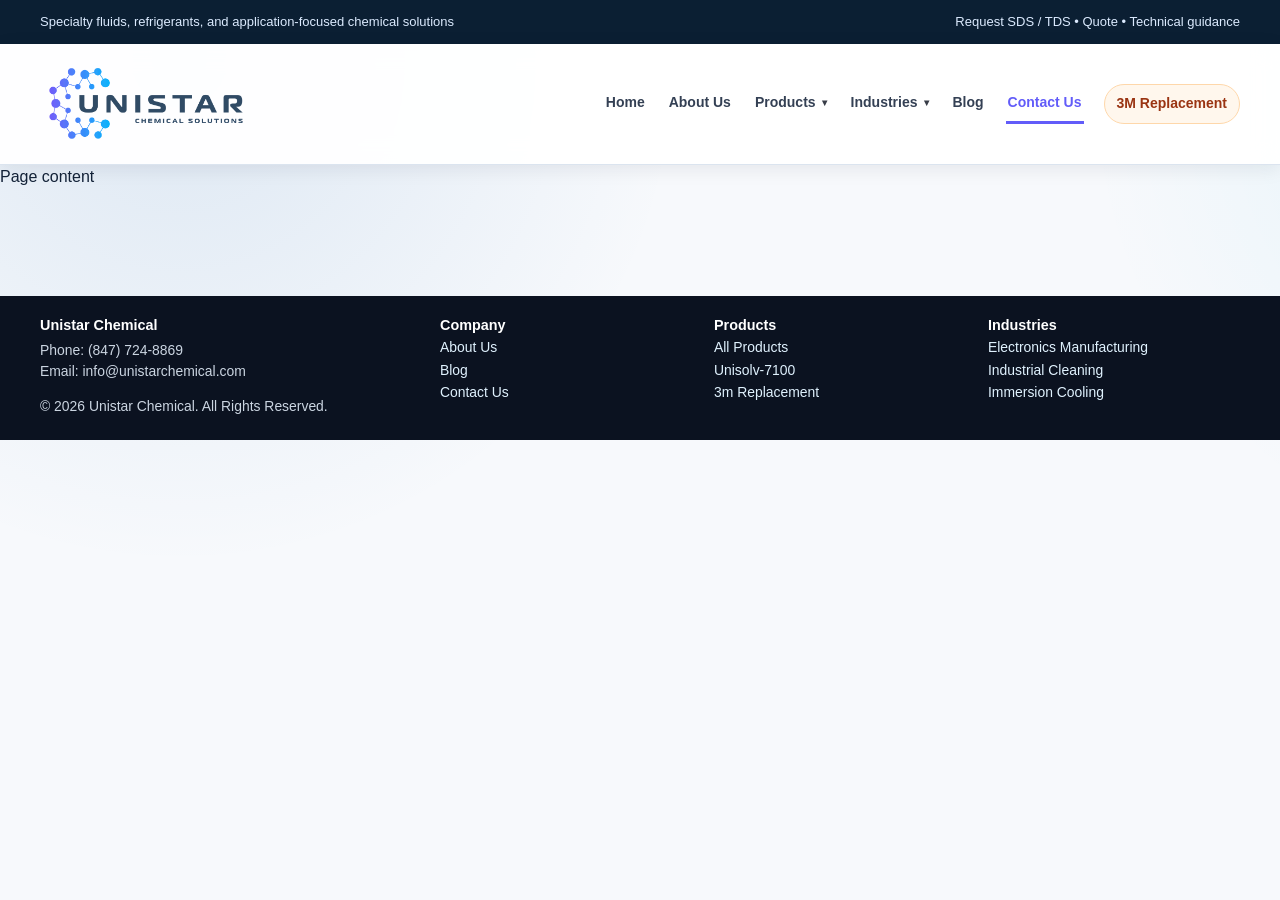
<file: contact.html>
<!DOCTYPE html>
<html lang="en">
  <head>
    <meta charset="UTF-8" />
    <meta name="viewport" content="width=device-width, initial-scale=1.0" />
    <title>Contact Us | Unistar Chemical</title>
    <link rel="stylesheet" href="assets\css\styles.css" />
  </head>

  <body>
    <div class="topbar">
      <div class="container">
        <span
          >Specialty fluids, refrigerants, and application-focused chemical
          solutions</span
        ><span>Request SDS / TDS • Quote • Technical guidance</span>
      </div>
    </div>
    <header class="header">
      <div class="container">
        <nav class="nav">
          <a class="logo" href="index.html">
            <img src="assets/images/logo/logo.png" alt="Unistar Chemical" />
          </a>
          <button class="menu-toggle" aria-label="Open menu">
            ☰
          </button>
          <div class="links">
            <a href="index.html">Home</a>
            <a href="about.html">About Us</a>

            <div class="nav-item">
              <a class="nav-link-top nav-link" href="products.html">
                Products <span class="dropdown-caret">▾</span>
              </a>

              <div class="mega">
                <div>
                  <h4>Browse Products By Application</h4>
                  <a href="products.html">All Products</a>
                  <a href="products.html?filter=precision"
                    >Precision Cleaning</a
                  >
                  <a href="products.html?filter=fire">Fire Suppression</a>
                  <a href="products.html?filter=cooling">Immersion Cooling</a>
                  <a href="products.html?filter=refrigerants">Refrigerants</a>
                  <a href="products.html?filter=future">Future Products</a>
                </div>

                <div>
                  <h4>Featured Products</h4>
                  <a href="products/unisolv-7100.html">UniSolv-7100</a>
                  <a href="#">UniSolv-7200</a>
                  <a href="#">UniSolv-7300</a>
                  <a href="#">UniSolv-FC</a>
                  <a href="#">UniSolv-IC</a>
                </div>

                <div class="mega-feature">
                  <h4>Project Highlight</h4>
                  <p>
                    Explore product directions for current 3M / Novec
                    replacement inquiries.
                  </p>
                  <a class="nav-link" href="3m-replacement.html"
                    >Open 3M Replacement →</a
                  >
                </div>
              </div>
            </div>
            <div class="nav-item">
              <a class="nav-link-top nav-link" href="industries.html"
                >Industries <span class="dropdown-caret">▾</span></a
              >
              <div class="mega industries-mega">
                <div>
                  <h4>Manufacturing & Cleaning</h4>
                  <a
                    class="nav-link"
                    href="industries/electronics-manufacturing.html"
                    >Electronics Manufacturing</a
                  >
                  <a
                    class="nav-link"
                    href="industries/precision-manufacturing.html"
                    >Precision Manufacturing</a
                  >
                  <a class="nav-link" href="industries/industrial-cleaning.html"
                    >Industrial Cleaning</a
                  >
                </div>
                <div>
                  <h4>Specialty Applications</h4>
                  <a class="nav-link" href="industries/fire-protection.html"
                    >Fire Protection</a
                  >
                  <a class="nav-link" href="industries/immersion-cooling.html"
                    >Data Center / Immersion Cooling</a
                  >
                  <a
                    class="nav-link"
                    href="industries/refrigerant-applications.html"
                    >Refrigerant Applications</a
                  >
                </div>
                <div class="mega-feature">
                  <h4>Need guidance?</h4>
                  <p>
                    Route inquiries by application, current fluid, documentation
                    needs, and estimated volume.
                  </p>
                  <a class="nav-link" href="contact.html"
                    >Request Technical Guidance →</a
                  >
                </div>
              </div>
            </div>
            <a href="blog.html">Blog</a>
            <a href="contact.html" class="active">Contact Us</a>
            <a class="hot-tab hot-project-tab" href="3m-replacement.html"
              >3M Replacement</a
            >
          </div>
        </nav>
      </div>
    </header>
    <main>Page content</main>
    <footer class="footer">
      <div class="container">
        <div>
          <strong>Unistar Chemical</strong>
          <p>
            Phone: (847) 724-8869<br />
            Email: info@unistarchemical.com
          </p>

          <p>© 2026 Unistar Chemical. All Rights Reserved.</p>
        </div>
        <div>
          <strong>Company</strong>
          <br />
          <a class="nav-link" href="about.html">About Us</a><br />
          <a class="nav-link" href="blog.html">Blog</a><br />
          <a class="nav-link" href="contact.html">Contact Us</a>
        </div>
        <div>
          <strong>Products</strong><br />
          <a class="nav-link" href="products.html">All Products</a><br />
          <a class="nav-link" href="products/unisolv-7100.html">Unisolv-7100</a
          ><br />
          <a class="nav-link" href="3m-replacement.html">3m Replacement</a>
        </div>
        <div>
          <strong>Industries</strong><br />
          <a class="nav-link" href="industries/electronics-manufacturing.html"
            >Electronics Manufacturing</a
          ><br />
          <a class="nav-link" href="industries/industrial-cleaning.html"
            >Industrial Cleaning</a
          ><br />
          <a class="nav-link" href="industries/immersion-cooling.html"
            >Immersion Cooling</a
          >
        </div>
      </div>
    </footer>
    <script>
        const menuToggle = document.querySelector(".menu-toggle");
        const links = document.querySelector(".links");
      
        menuToggle.addEventListener("click", function () {
          links.classList.toggle("is-open");
        });
      </script>
  </body>
</html>
</file>
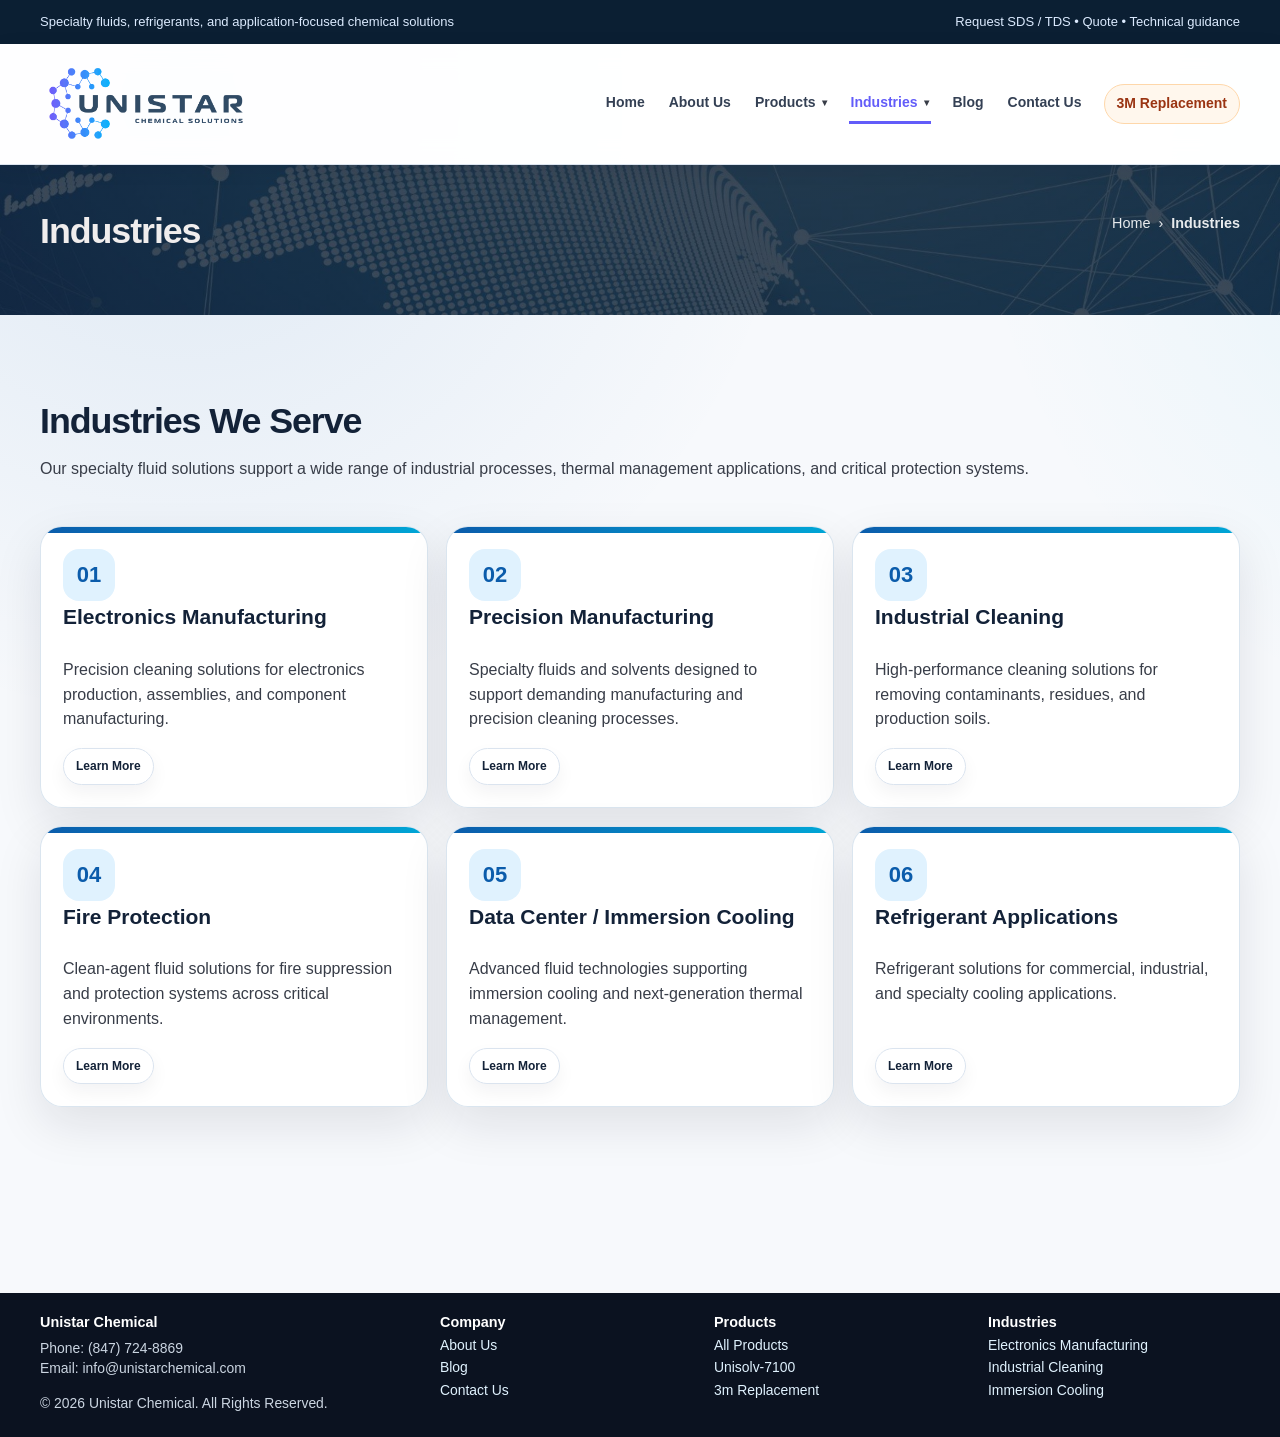
<file: industries.html>
<!DOCTYPE html>
<html lang="en">
  <head>
    <meta charset="UTF-8" />
    <meta name="viewport" content="width=device-width, initial-scale=1.0" />
    <title>Industries | Unistar Chemical</title>
    <link rel="stylesheet" href="assets\css\styles.css" />
  </head>

  <body>
    <div class="topbar">
      <div class="container">
        <span
          >Specialty fluids, refrigerants, and application-focused chemical
          solutions</span
        ><span>Request SDS / TDS • Quote • Technical guidance</span>
      </div>
    </div>
    <header class="header">
      <div class="container">
        <nav class="nav">
          <a class="logo" href="index.html">
            <img src="assets/images/logo/logo.png" alt="Unistar Chemical" />
          </a>
          <button class="menu-toggle" aria-label="Open menu">
            ☰
          </button>
          <div class="links">
            <a href="index.html">Home</a>
            <a href="about.html">About Us</a>

            <div class="nav-item">
              <a class="nav-link-top nav-link" href="products.html">
                Products <span class="dropdown-caret">▾</span>
              </a>

              <div class="mega">
                <div>
                  <h4>Browse Products By Application</h4>
                  <a href="products.html">All Products</a>
                  <a href="products.html?filter=precision"
                    >Precision Cleaning</a
                  >
                  <a href="products.html?filter=fire">Fire Suppression</a>
                  <a href="products.html?filter=cooling">Immersion Cooling</a>
                  <a href="products.html?filter=refrigerants">Refrigerants</a>
                  <a href="products.html?filter=future">Future Products</a>
                </div>

                <div>
                  <h4>Featured Products</h4>
                  <a href="products/unisolv-7100.html">UniSolv-7100</a>
                  <a href="#">UniSolv-7200</a>
                  <a href="#">UniSolv-7300</a>
                  <a href="#">UniSolv-FC</a>
                  <a href="#">UniSolv-IC</a>
                </div>

                <div class="mega-feature">
                  <h4>Project Highlight</h4>
                  <p>
                    Explore product directions for current 3M / Novec
                    replacement inquiries.
                  </p>
                  <a class="nav-link" href="3m-replacement.html"
                    >Open 3M Replacement →</a
                  >
                </div>
              </div>
            </div>
            <div class="nav-item">
              <a class="nav-link-top nav-link active" href="industries.html"
                >Industries <span class="dropdown-caret">▾</span></a
              >
              <div class="mega industries-mega">
                <div>
                  <h4>Manufacturing & Cleaning</h4>
                  <a
                    class="nav-link"
                    href="industries/electronics-manufacturing.html"
                    >Electronics Manufacturing</a
                  >
                  <a
                    class="nav-link"
                    href="industries/precision-manufacturing.html"
                    >Precision Manufacturing</a
                  >
                  <a class="nav-link" href="industries/industrial-cleaning.html"
                    >Industrial Cleaning</a
                  >
                </div>
                <div>
                  <h4>Specialty Applications</h4>
                  <a class="nav-link" href="industries/fire-protection.html"
                    >Fire Protection</a
                  >
                  <a class="nav-link" href="industries/immersion-cooling.html"
                    >Data Center / Immersion Cooling</a
                  >
                  <a
                    class="nav-link"
                    href="industries/refrigerant-applications.html"
                    >Refrigerant Applications</a
                  >
                </div>
                <div class="mega-feature">
                  <h4>Need guidance?</h4>
                  <p>
                    Route inquiries by application, current fluid, documentation
                    needs, and estimated volume.
                  </p>
                  <a class="nav-link" href="contact.html"
                    >Request Technical Guidance →</a
                  >
                </div>
              </div>
            </div>
            <a href="blog.html">Blog</a>
            <a href="contact.html">Contact Us</a>
            <a class="hot-tab hot-project-tab" href="3m-replacement.html"
              >3M Replacement</a
            >
          </div>
        </nav>
      </div>
    </header>
    <section class="page-banner page-banner-small">
      <div class="container">
        <nav class="breadcrumb">
          <a href="index.html">Home</a>
          <span>›</span>
          <span>Industries</span>
        </nav>
        <h2>Industries</h2>
      </div>
    </section>
    <main>
      <section class="industries page-section">
        <div class="container">
          <div class="section-title">
            <div>
              <h2>Industries We Serve</h2>

              <p class="section-intro">
                Our specialty fluid solutions support a wide range of industrial processes,
                thermal management applications, and critical protection systems.
              </p>

            </div>
          </div>
      <div class="industry-card-grid">
        <!-- 6 cards here -->
        <div class="card industry-card">
          <div class="icon">01</div>
        
          <h3>Electronics Manufacturing</h3>
        
          <p>
            Precision cleaning solutions for electronics production,
            assemblies, and component manufacturing.
          </p>
        
          <div class="btn-row">
            <a
              class="btn btn-small nav-link"
              href="industries/electronics-manufacturing.html"
            >
              Learn More
            </a>
          </div>
        </div>
        <div class="card industry-card">
          <div class="icon">02</div>
        
          <h3>Precision Manufacturing</h3>
        
          <p>
            Specialty fluids and solvents designed to support demanding manufacturing and precision cleaning processes.
          </p>
        
          <div class="btn-row">
            <a
              class="btn btn-small nav-link"
              href="industries/precision-manufacturing.html"
            >
              Learn More
            </a>
          </div>
        </div>
        <div class="card industry-card">
          <div class="icon">03</div>
        
          <h3>Industrial Cleaning</h3>
        
          <p>
            High-performance cleaning solutions for removing contaminants, residues, and production soils.
          </p>
        
          <div class="btn-row">
            <a
              class="btn btn-small nav-link"
              href="industries/industrial-cleaning.html"
            >
              Learn More
            </a>
          </div>
        </div>
        <div class="card industry-card">
          <div class="icon">04</div>
        
          <h3>Fire Protection</h3>
        
          <p>
            Clean-agent fluid solutions for fire suppression and protection systems across critical environments.
          </p>
        
          <div class="btn-row">
            <a
              class="btn btn-small nav-link"
              href="industries/fire-protection.html"
            >
              Learn More
            </a>
          </div>
        </div>
        <div class="card industry-card">
          <div class="icon">05</div>
        
          <h3>Data Center / Immersion Cooling</h3>
        
          <p>
            Advanced fluid technologies supporting immersion cooling and next-generation thermal management.
          </p>
        
          <div class="btn-row">
            <a
              class="btn btn-small nav-link"
              href="industries/immersion-cooling.html"
            >
              Learn More
            </a>
          </div>
        </div>
        <div class="card industry-card">
          <div class="icon">06</div>
        
          <h3>Refrigerant Applications</h3>
        
          <p>
            Refrigerant solutions for commercial, industrial, and specialty cooling applications.

          </p>
        
          <div class="btn-row">
            <a
              class="btn btn-small nav-link"
              href="industries/refrigerant-applications.html"
            >
              Learn More
            </a>
          </div>
        </div>
      </div>
    </main>
    <footer class="footer">
      <div class="container">
        <div>
          <strong>Unistar Chemical</strong>
          <p>
            Phone: (847) 724-8869<br />
            Email: info@unistarchemical.com
          </p>

          <p>© 2026 Unistar Chemical. All Rights Reserved.</p>
        </div>
        <div>
          <strong>Company</strong>
          <br />
          <a class="nav-link" href="about.html">About Us</a><br />
          <a class="nav-link" href="blog.html">Blog</a><br />
          <a class="nav-link" href="contact.html">Contact Us</a>
        </div>
        <div>
          <strong>Products</strong><br />
          <a class="nav-link" href="products.html">All Products</a><br />
          <a class="nav-link" href="products/unisolv-7100.html">Unisolv-7100</a
          ><br />
          <a class="nav-link" href="3m-replacement.html">3m Replacement</a>
        </div>
        <div>
          <strong>Industries</strong><br />
          <a class="nav-link" href="industries/electronics-manufacturing.html"
            >Electronics Manufacturing</a
          ><br />
          <a class="nav-link" href="industries/industrial-cleaning.html"
            >Industrial Cleaning</a
          ><br />
          <a class="nav-link" href="industries/immersion-cooling.html"
            >Immersion Cooling</a
          >
        </div>
      </div>
    </footer>
    <script>
      const menuToggle = document.querySelector(".menu-toggle");
      const links = document.querySelector(".links");
    
      menuToggle.addEventListener("click", function () {
        links.classList.toggle("is-open");
      });
    </script>
  </body>
</html>
</file>
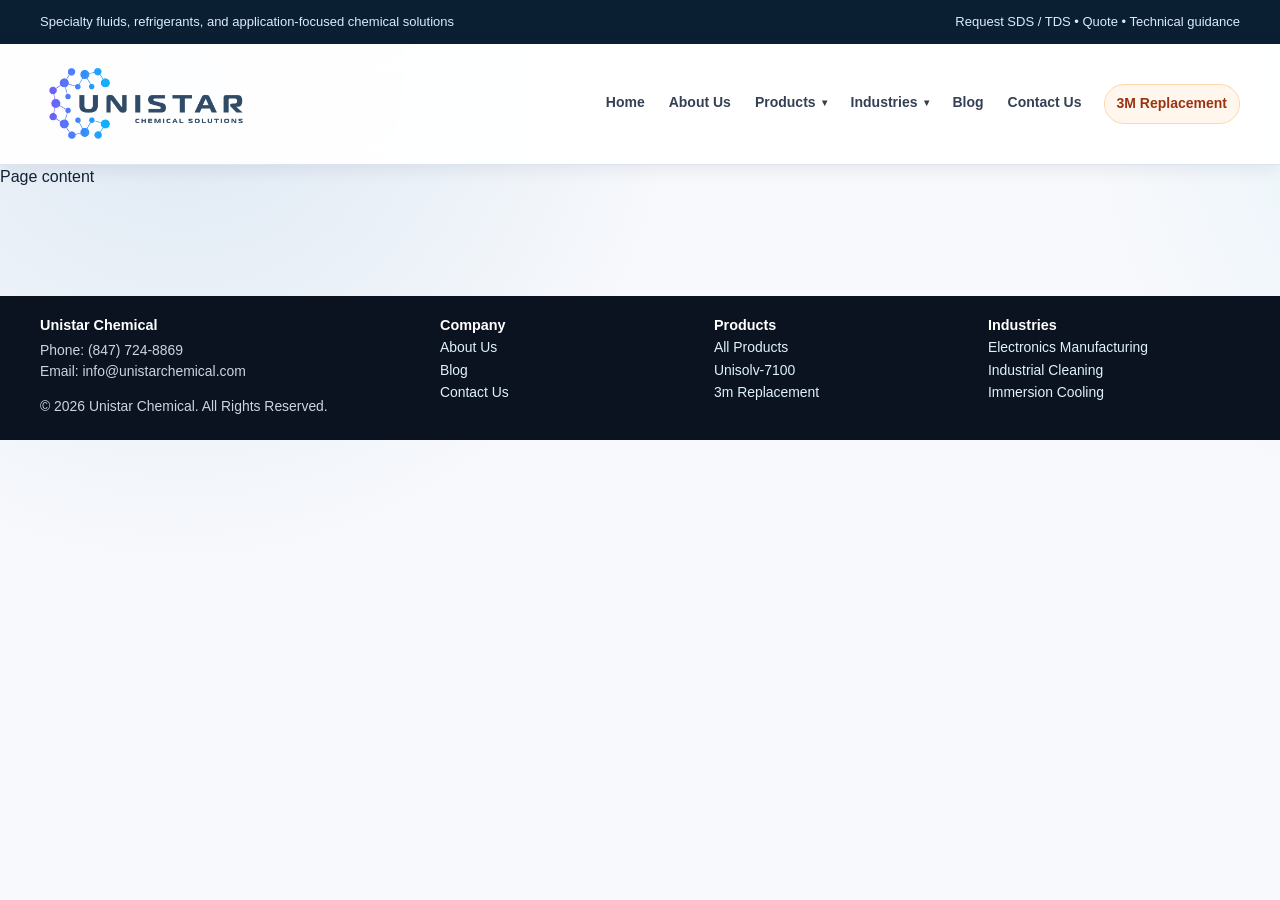
<file: privacy.html>
<!DOCTYPE html>
<html lang="en">
  <head>
    <meta charset="UTF-8" />
    <meta name="viewport" content="width=device-width, initial-scale=1.0" />
    <title>Privacy Policy | Unistar Chemical</title>
    <link rel="stylesheet" href="assets\css\styles.css" />
  </head>

  <body>
    <div class="topbar">
      <div class="container">
        <span
          >Specialty fluids, refrigerants, and application-focused chemical
          solutions</span
        ><span>Request SDS / TDS • Quote • Technical guidance</span>
      </div>
    </div>
    <header class="header">
      <div class="container">
        <nav class="nav">
          <a class="logo" href="index.html">
            <img src="assets/images/logo/logo.png" alt="Unistar Chemical" />
          </a>
          <button class="menu-toggle" aria-label="Open menu">
            ☰
          </button>
          <div class="links">
            <a href="index.html">Home</a>
            <a href="about.html">About Us</a>

            <div class="nav-item">
              <a class="nav-link-top nav-link" href="products.html">
                Products <span class="dropdown-caret">▾</span>
              </a>

              <div class="mega">
                <div>
                  <h4>Browse Products By Application</h4>
                  <a href="products.html">All Products</a>
                  <a href="products.html?filter=precision"
                    >Precision Cleaning</a
                  >
                  <a href="products.html?filter=fire">Fire Suppression</a>
                  <a href="products.html?filter=cooling">Immersion Cooling</a>
                  <a href="products.html?filter=refrigerants">Refrigerants</a>
                  <a href="products.html?filter=future">Future Products</a>
                </div>

                <div>
                  <h4>Featured Products</h4>
                  <a href="products/unisolv-7100.html">UniSolv-7100</a>
                  <a href="#">UniSolv-7200</a>
                  <a href="#">UniSolv-7300</a>
                  <a href="#">UniSolv-FC</a>
                  <a href="#">UniSolv-IC</a>
                </div>

                <div class="mega-feature">
                  <h4>Project Highlight</h4>
                  <p>
                    Explore product directions for current 3M / Novec
                    replacement inquiries.
                  </p>
                  <a class="nav-link" href="3m-replacement.html"
                    >Open 3M Replacement →</a
                  >
                </div>
              </div>
            </div>
            <div class="nav-item">
              <a class="nav-link-top nav-link" href="industries.html"
                >Industries <span class="dropdown-caret">▾</span></a
              >
              <div class="mega industries-mega">
                <div>
                  <h4>Manufacturing & Cleaning</h4>
                  <a
                    class="nav-link"
                    href="industries/electronics-manufacturing.html"
                    >Electronics Manufacturing</a
                  >
                  <a
                    class="nav-link"
                    href="industries/precision-manufacturing.html"
                    >Precision Manufacturing</a
                  >
                  <a class="nav-link" href="industries/industrial-cleaning.html"
                    >Industrial Cleaning</a
                  >
                </div>
                <div>
                  <h4>Specialty Applications</h4>
                  <a class="nav-link" href="industries/fire-protection.html"
                    >Fire Protection</a
                  >
                  <a class="nav-link" href="industries/immersion-cooling.html"
                    >Data Center / Immersion Cooling</a
                  >
                  <a
                    class="nav-link"
                    href="industries/refrigerant-applications.html"
                    >Refrigerant Applications</a
                  >
                </div>
                <div class="mega-feature">
                  <h4>Need guidance?</h4>
                  <p>
                    Route inquiries by application, current fluid, documentation
                    needs, and estimated volume.
                  </p>
                  <a class="nav-link" href="contact.html"
                    >Request Technical Guidance →</a
                  >
                </div>
              </div>
            </div>
            <a href="blog.html">Blog</a>
            <a href="contact.html">Contact Us</a>
            <a class="hot-tab hot-project-tab" href="3m-replacement.html"
              >3M Replacement</a
            >
          </div>
        </nav>
      </div>
    </header>
    <main>Page content</main>
    <footer class="footer">
      <div class="container">
        <div>
          <strong>Unistar Chemical</strong>
          <p>
            Phone: (847) 724-8869<br />
            Email: info@unistarchemical.com
          </p>

          <p>© 2026 Unistar Chemical. All Rights Reserved.</p>
        </div>
        <div>
          <strong>Company</strong>
          <br />
          <a class="nav-link" href="about.html">About Us</a><br />
          <a class="nav-link" href="blog.html">Blog</a><br />
          <a class="nav-link" href="contact.html">Contact Us</a>
        </div>
        <div>
          <strong>Products</strong><br />
          <a class="nav-link" href="products.html">All Products</a><br />
          <a class="nav-link" href="products/unisolv-7100.html">Unisolv-7100</a
          ><br />
          <a class="nav-link" href="3m-replacement.html">3m Replacement</a>
        </div>
        <div>
          <strong>Industries</strong><br />
          <a class="nav-link" href="industries/electronics-manufacturing.html"
            >Electronics Manufacturing</a
          ><br />
          <a class="nav-link" href="industries/industrial-cleaning.html"
            >Industrial Cleaning</a
          ><br />
          <a class="nav-link" href="industries/immersion-cooling.html"
            >Immersion Cooling</a
          >
        </div>
      </div>
    </footer>
    <script>
        const menuToggle = document.querySelector(".menu-toggle");
        const links = document.querySelector(".links");
      
        menuToggle.addEventListener("click", function () {
          links.classList.toggle("is-open");
        });
      </script>
  </body>
</html>
</file>
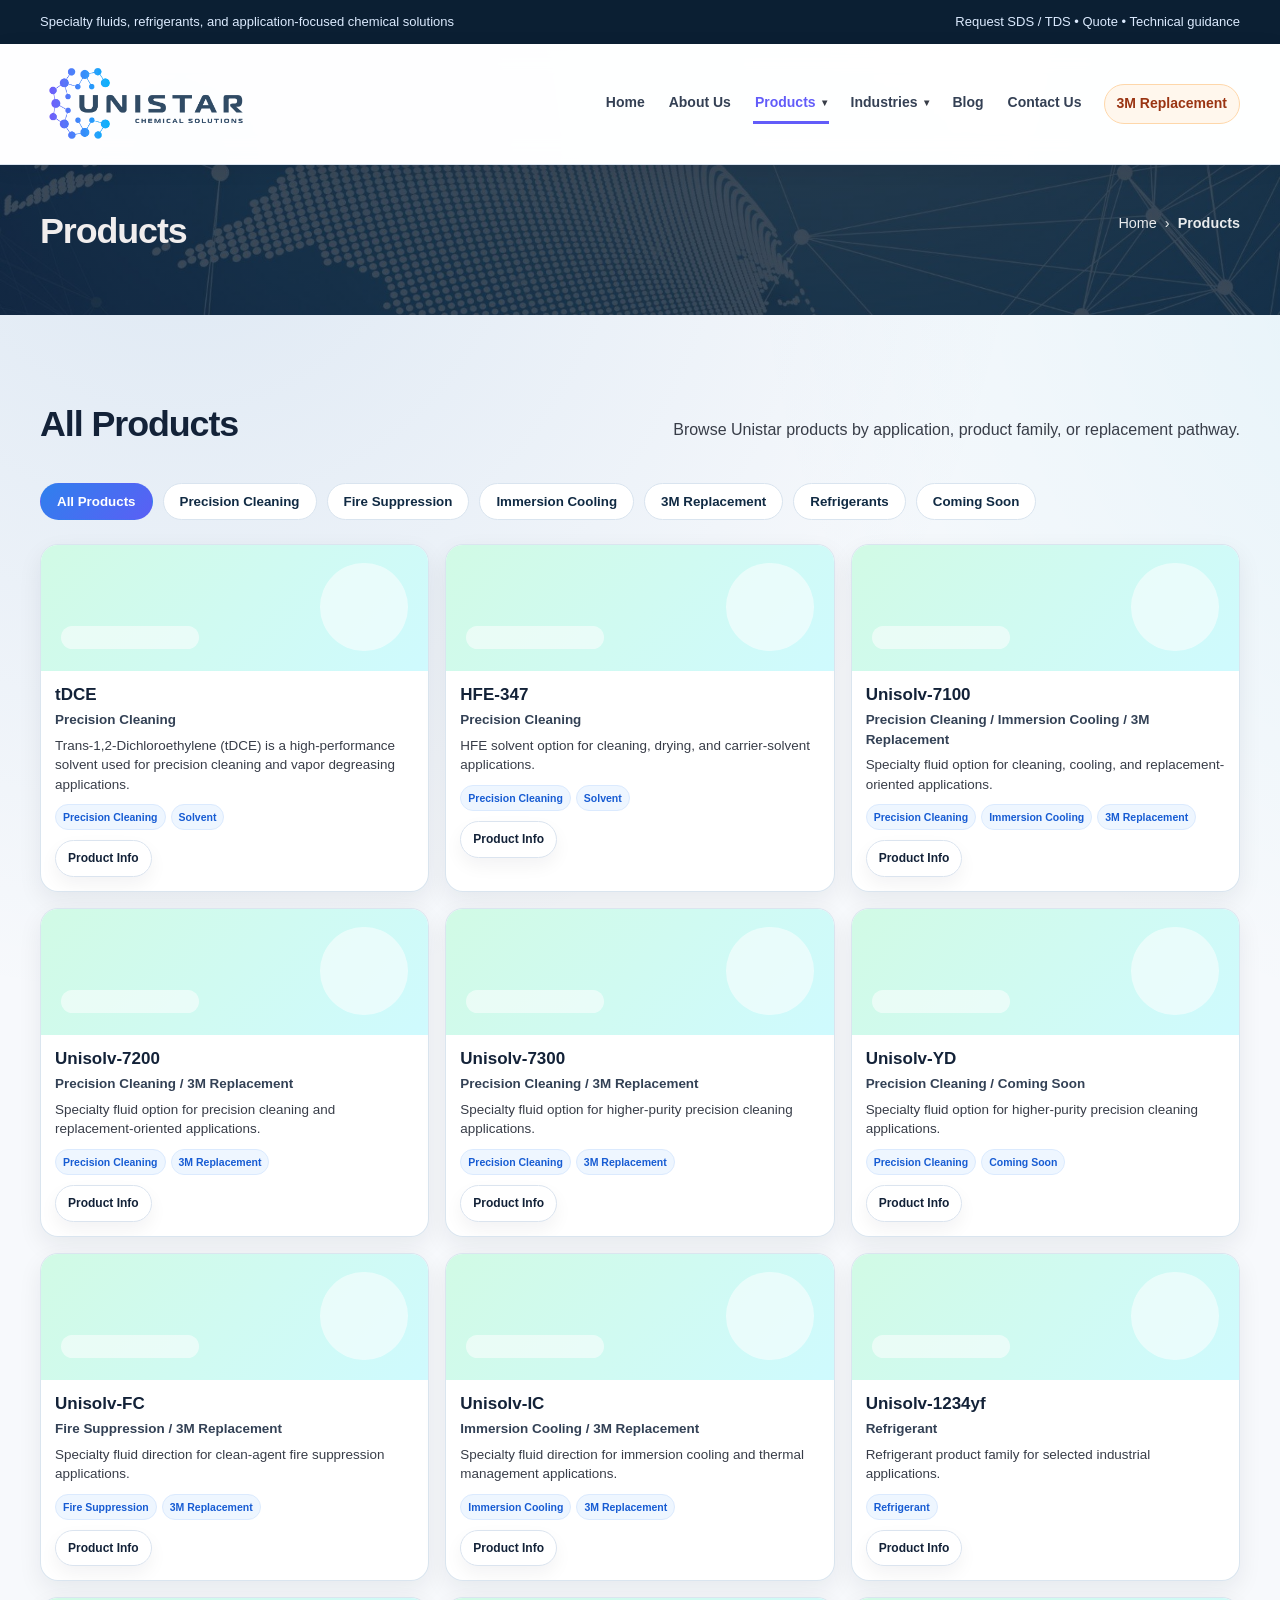
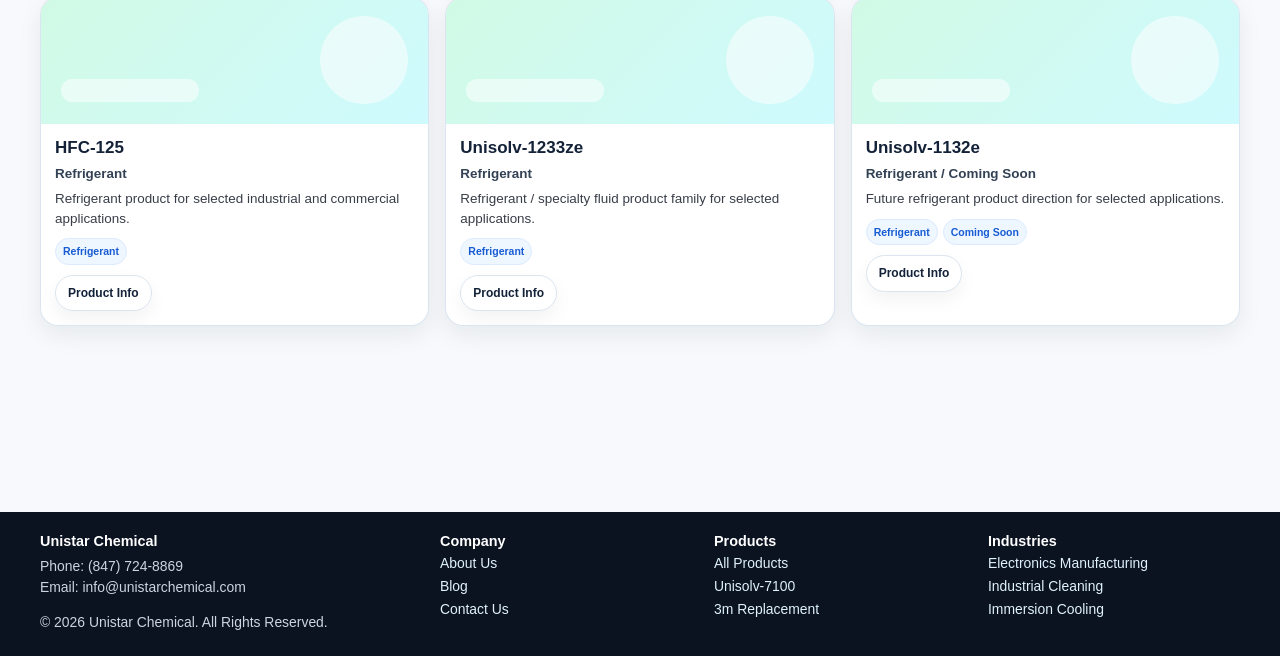
<file: products.html>
<!DOCTYPE html>
<html lang="en">
  <head>
    <meta charset="UTF-8" />
    <meta name="viewport" content="width=device-width, initial-scale=1.0" />
    <title>Products | Unistar Chemical</title>
    <link rel="stylesheet" href="assets\css\styles.css" />
  </head>

  <body>
    <div class="topbar">
      <div class="container">
        <span
          >Specialty fluids, refrigerants, and application-focused chemical
          solutions</span
        ><span>Request SDS / TDS • Quote • Technical guidance</span>
      </div>
    </div>
    <header class="header">
      <div class="container">
        <nav class="nav">
          <a class="logo" href="index.html">
            <img src="assets/images/logo/logo.png" alt="Unistar Chemical" />
          </a>
          <button class="menu-toggle" aria-label="Open menu">
            ☰
          </button>
          <div class="links">
            <a href="index.html">Home</a>
            <a href="about.html">About Us</a>

            <div class="nav-item">
              <a class="nav-link-top nav-link active" href="products.html">
                Products <span class="dropdown-caret">▾</span>
              </a>

              <div class="mega">
                <div>
                  <h4>Browse Products By Application</h4>
                  <a href="products.html">All Products</a>
                  <a href="products.html?filter=precision"
                    >Precision Cleaning</a
                  >
                  <a href="products.html?filter=fire">Fire Suppression</a>
                  <a href="products.html?filter=cooling">Immersion Cooling</a>
                  <a href="products.html?filter=refrigerants">Refrigerants</a>
                  <a href="products.html?filter=future">Future Products</a>
                </div>

                <div>
                  <h4>Featured Products</h4>
                  <a href="products/unisolv-7100.html">UniSolv-7100</a>
                  <a href="#">UniSolv-7200</a>
                  <a href="#">UniSolv-7300</a>
                  <a href="#">UniSolv-FC</a>
                  <a href="#">UniSolv-IC</a>
                </div>

                <div class="mega-feature">
                  <h4>Project Highlight</h4>
                  <p>
                    Explore product directions for current 3M / Novec
                    replacement inquiries.
                  </p>
                  <a class="nav-link" href="3m-replacement.html"
                    >Open 3M Replacement →</a
                  >
                </div>
              </div>
            </div>
            <div class="nav-item">
              <a class="nav-link-top nav-link" href="industries.html"
                >Industries <span class="dropdown-caret">▾</span></a
              >
              <div class="mega industries-mega">
                <div>
                  <h4>Manufacturing & Cleaning</h4>
                  <a
                    class="nav-link"
                    href="industries/electronics-manufacturing.html"
                    >Electronics Manufacturing</a
                  >
                  <a
                    class="nav-link"
                    href="industries/precision-manufacturing.html"
                    >Precision Manufacturing</a
                  >
                  <a class="nav-link" href="industries/industrial-cleaning.html"
                    >Industrial Cleaning</a
                  >
                </div>
                <div>
                  <h4>Specialty Applications</h4>
                  <a class="nav-link" href="industries/fire-protection.html"
                    >Fire Protection</a
                  >
                  <a class="nav-link" href="industries/immersion-cooling.html"
                    >Data Center / Immersion Cooling</a
                  >
                  <a
                    class="nav-link"
                    href="industries/refrigerant-applications.html"
                    >Refrigerant Applications</a
                  >
                </div>
                <div class="mega-feature">
                  <h4>Need guidance?</h4>
                  <p>
                    Route inquiries by application, current fluid, documentation
                    needs, and estimated volume.
                  </p>
                  <a class="nav-link" href="contact.html"
                    >Request Technical Guidance →</a
                  >
                </div>
              </div>
            </div>
            <a href="blog.html">Blog</a>
            <a href="contact.html">Contact Us</a>
            <a class="hot-tab hot-project-tab" href="3m-replacement.html"
              >3M Replacement</a
            >
          </div>
        </nav>
      </div>
    </header>
    <section class="page-banner page-banner-small">
        <div class="container">
          <nav class="breadcrumb">
            <a href="index.html">Home</a>
            <span>›</span>
            <span>Products</span>
          </nav>
          <h2>Products</h2>
        </div>
      </section>
    <main>
        <section class="products page-section">
        <div class="container">
          <div class="section-title">
            <div>
              <h2>All Products</h2>
            </div>
            <p>
              Browse Unistar products by application, product family, or
              replacement pathway.
            </p>
          </div>
          <div class="filter-bar">
            <button class="filter-btn active" data-filter="all">All Products</button>
            <button class="filter-btn" data-filter="precision">Precision Cleaning</button>
            <button class="filter-btn" data-filter="fire">Fire Suppression</button>
            <button class="filter-btn" data-filter="cooling">Immersion Cooling</button>
            <button class="filter-btn" data-filter="replacement">3M Replacement</button>
            <button class="filter-btn" data-filter="refrigerants">Refrigerants</button>
            <button class="filter-btn" data-filter="future">Coming Soon</button>
          </div>
          <section class="product-grid">
            <article class="product-card" data-category="precision">
                <a class="product-card-link" href="products/tdce.html">
                  <div class="product-image" style="--card-bg:linear-gradient(135deg,#d1fae5,#cffafe);"></div>
                  <div class="product-copy">
                    <h3>tDCE</h3>
                    <p class="product-cat">Precision Cleaning</p>
                    <p>
                      Trans-1,2-Dichloroethylene (tDCE) is a high-performance solvent used
                      for precision cleaning and vapor degreasing applications.
                    </p>
                    <div class="tags">
                      <span class="tag">Precision Cleaning</span>
                      <span class="tag">Solvent</span>
                    </div>
                    <div class="product-actions">
                      <span class="btn btn-small">Product Info</span>
                    </div>
                  </div>
                </a>
            </article>
            <article class="product-card" data-category="precision">
                <a class="product-card-link" href="products/hfe-347.html">
                  <div class="product-image" style="--card-bg:linear-gradient(135deg,#d1fae5,#cffafe);"></div>
                  <div class="product-copy">
                    <h3>HFE-347</h3>
                    <p class="product-cat">Precision Cleaning</p>
                    <p>
                        HFE solvent option for cleaning, drying, and carrier-solvent applications.
                    </p>
                    <div class="tags">
                      <span class="tag">Precision Cleaning</span>
                      <span class="tag">Solvent</span>
                    </div>
                    <div class="product-actions">
                      <span class="btn btn-small">Product Info</span>
                    </div>
                  </div>
                </a>
              </article>
              <article class="product-card" data-category="precision cooling replacement">
                <a class="product-card-link" href="products/unisolv-7100.html">
                  <div class="product-image" style="--card-bg:linear-gradient(135deg,#d1fae5,#cffafe);"></div>
                  <div class="product-copy">
                    <h3>Unisolv-7100</h3>
                    <p class="product-cat">Precision Cleaning / Immersion Cooling / 3M Replacement</p>
                    <p>
                        Specialty fluid option for cleaning, cooling, and replacement-oriented applications.
                    </p>
                    <div class="tags">
                      <span class="tag">Precision Cleaning</span>
                      <span class="tag">Immersion Cooling</span>
                      <span class="tag">3M Replacement</span>
                    </div>
                    <div class="product-actions">
                      <span class="btn btn-small">Product Info</span>
                    </div>
                  </div>
                </a>
              </article>
              <article class="product-card" data-category="precision replacement">
                <a class="product-card-link" href="products/unisolv-7200.html">
                  <div class="product-image" style="--card-bg:linear-gradient(135deg,#d1fae5,#cffafe);"></div>
                  <div class="product-copy">
                    <h3>Unisolv-7200</h3>
                    <p class="product-cat">Precision Cleaning / 3M Replacement</p>
                    <p>
                        Specialty fluid option for precision cleaning and replacement-oriented applications.
                    </p>
                    <div class="tags">
                      <span class="tag">Precision Cleaning</span>
                      <span class="tag">3M Replacement</span>
                    </div>
                    <div class="product-actions">
                      <span class="btn btn-small">Product Info</span>
                    </div>
                  </div>
                </a>
              </article>
              <article class="product-card" data-category="precision replacement">
                <a class="product-card-link" href="products/unisolv-7300.html">
                  <div class="product-image" style="--card-bg:linear-gradient(135deg,#d1fae5,#cffafe);"></div>
                  <div class="product-copy">
                    <h3>Unisolv-7300</h3>
                    <p class="product-cat">Precision Cleaning / 3M Replacement</p>
                    <p>
                        Specialty fluid option for higher-purity precision cleaning applications.
                    </p>
                    <div class="tags">
                      <span class="tag">Precision Cleaning</span>
                      <span class="tag">3M Replacement</span>
                    </div>
                    <div class="product-actions">
                      <span class="btn btn-small">Product Info</span>
                    </div>
                  </div>
                </a>
              </article>
              <article class="product-card" data-category="precision replacement">
                <a class="product-card-link" href="products/unisolv-yd.html">
                  <div class="product-image" style="--card-bg:linear-gradient(135deg,#d1fae5,#cffafe);"></div>
                  <div class="product-copy">
                    <h3>Unisolv-YD</h3>
                    <p class="product-cat">Precision Cleaning / Coming Soon</p>
                    <p>
                        Specialty fluid option for higher-purity precision cleaning applications.
                    </p>
                    <div class="tags">
                      <span class="tag">Precision Cleaning</span>
                      <span class="tag">Coming Soon</span>
                    </div>
                    <div class="product-actions">
                      <span class="btn btn-small">Product Info</span>
                    </div>
                  </div>
                </a>
              </article>
              <article class="product-card" data-category="fire replacement">
                <a class="product-card-link" href="products/unisolv-FC.html">
                  <div class="product-image" style="--card-bg:linear-gradient(135deg,#d1fae5,#cffafe);"></div>
                  <div class="product-copy">
                    <h3>Unisolv-FC</h3>
                    <p class="product-cat">Fire Suppression / 3M Replacement</p>
                    <p>
                        Specialty fluid direction for clean-agent fire suppression applications.
                    </p>
                    <div class="tags">
                      <span class="tag">Fire Suppression</span>
                      <span class="tag">3M Replacement</span>
                    </div>
                    <div class="product-actions">
                      <span class="btn btn-small">Product Info</span>
                    </div>
                  </div>
                </a>
              </article>
              <article class="product-card" data-category="cooling replacement">
                <a class="product-card-link" href="products/unisolv-IC.html">
                  <div class="product-image" style="--card-bg:linear-gradient(135deg,#d1fae5,#cffafe);"></div>
                  <div class="product-copy">
                    <h3>Unisolv-IC</h3>
                    <p class="product-cat">Immersion Cooling / 3M Replacement</p>
                    <p>
                        Specialty fluid direction for immersion cooling and thermal management applications.
                    </p>
                    <div class="tags">
                      <span class="tag">Immersion Cooling</span>
                      <span class="tag">3M Replacement</span>
                    </div>
                    <div class="product-actions">
                      <span class="btn btn-small">Product Info</span>
                    </div>
                  </div>
                </a>
              </article>
              <article class="product-card" data-category="refrigerants">
                <a class="product-card-link" href="products/unisolv-1234yf.html">
                  <div class="product-image" style="--card-bg:linear-gradient(135deg,#d1fae5,#cffafe);"></div>
                  <div class="product-copy">
                    <h3>Unisolv-1234yf</h3>
                    <p class="product-cat">Refrigerant</p>
                    <p>
                        Refrigerant product family for selected industrial applications.
                    </p>
                    <div class="tags">
                      <span class="tag">Refrigerant</span>
                    </div>
                    <div class="product-actions">
                      <span class="btn btn-small">Product Info</span>
                    </div>
                  </div>
                </a>
              </article>
              <article class="product-card" data-category="refrigerants">
                <a class="product-card-link" href="products/HFC-125.html">
                  <div class="product-image" style="--card-bg:linear-gradient(135deg,#d1fae5,#cffafe);"></div>
                  <div class="product-copy">
                    <h3>HFC-125</h3>
                    <p class="product-cat">Refrigerant</p>
                    <p>
                        Refrigerant product for selected industrial and commercial applications.
                    </p>
                    <div class="tags">
                      <span class="tag">Refrigerant</span>
                    </div>
                    <div class="product-actions">
                      <span class="btn btn-small">Product Info</span>
                    </div>
                  </div>
                </a>
              </article>
              <article class="product-card" data-category="refrigerants">
                <a class="product-card-link" href="products/Unisolv-1233ze.html">
                  <div class="product-image" style="--card-bg:linear-gradient(135deg,#d1fae5,#cffafe);"></div>
                  <div class="product-copy">
                    <h3>Unisolv-1233ze</h3>
                    <p class="product-cat">Refrigerant</p>
                    <p>
                        Refrigerant / specialty fluid product family for selected applications.
                    </p>
                    <div class="tags">
                      <span class="tag">Refrigerant</span>
                    </div>
                    <div class="product-actions">
                      <span class="btn btn-small">Product Info</span>
                    </div>
                  </div>
                </a>
              </article>
              <article class="product-card" data-category="refrigerants future">
                <a class="product-card-link" href="products/Unisolv-1132e.html">
                  <div class="product-image" style="--card-bg:linear-gradient(135deg,#d1fae5,#cffafe);"></div>
                  <div class="product-copy">
                    <h3>Unisolv-1132e</h3>
                    <p class="product-cat">Refrigerant / Coming Soon</p>
                    <p>
                        Future refrigerant product direction for selected applications.
                    </p>
                    <div class="tags">
                      <span class="tag">Refrigerant</span>
                      <span class="tag">Coming Soon</span>
                    </div>
                    <div class="product-actions">
                      <span class="btn btn-small">Product Info</span>
                    </div>
                  </div>
                </a>
              </article>
          </section>
        
        </div>
      </section>
    </main>
    <footer class="footer">
      <div class="container">
        <div>
          <strong>Unistar Chemical</strong>
          <p>
            Phone: (847) 724-8869<br />
            Email: info@unistarchemical.com
          </p>

          <p>© 2026 Unistar Chemical. All Rights Reserved.</p>
        </div>
        <div>
          <strong>Company</strong>
          <br />
          <a class="nav-link" href="about.html">About Us</a><br />
          <a class="nav-link" href="blog.html">Blog</a><br />
          <a class="nav-link" href="contact.html">Contact Us</a>
        </div>
        <div>
          <strong>Products</strong><br />
          <a class="nav-link" href="products.html">All Products</a><br />
          <a class="nav-link" href="products/unisolv-7100.html">Unisolv-7100</a
          ><br />
          <a class="nav-link" href="3m-replacement.html">3m Replacement</a>
        </div>
        <div>
          <strong>Industries</strong><br />
          <a class="nav-link" href="industries/electronics-manufacturing.html"
            >Electronics Manufacturing</a
          ><br />
          <a class="nav-link" href="industries/industrial-cleaning.html"
            >Industrial Cleaning</a
          ><br />
          <a class="nav-link" href="industries/immersion-cooling.html"
            >Immersion Cooling</a
          >
        </div>
      </div>
    </footer>
    <script>
        const menuToggle = document.querySelector(".menu-toggle");
        const links = document.querySelector(".links");
      
        menuToggle.addEventListener("click", function () {
          links.classList.toggle("is-open");
        });
      </script>
      <script>
        document.addEventListener("DOMContentLoaded", function () {
          const filterButtons = document.querySelectorAll(".filter-btn");
          const productCards = document.querySelectorAll(".product-card");
      
          function applyFilter(filter) {
            filterButtons.forEach(function (btn) {
              btn.classList.remove("active");
      
              if (btn.dataset.filter === filter) {
                btn.classList.add("active");
              }
            });
      
            productCards.forEach(function (card) {
              const categories = card.dataset.category || "";
      
              if (filter === "all" || categories.includes(filter)) {
                card.style.display = "";
              } else {
                card.style.display = "none";
              }
            });
          }
      
          filterButtons.forEach(function (button) {
            button.addEventListener("click", function () {
              const filter = button.dataset.filter;
              applyFilter(filter);
            });
          });
      
          const params = new URLSearchParams(window.location.search);
          const urlFilter = params.get("filter");
      
          if (urlFilter) {
            applyFilter(urlFilter);
          } else {
            applyFilter("all");
          }
        });
      </script>
  </body>
</html>
</file>
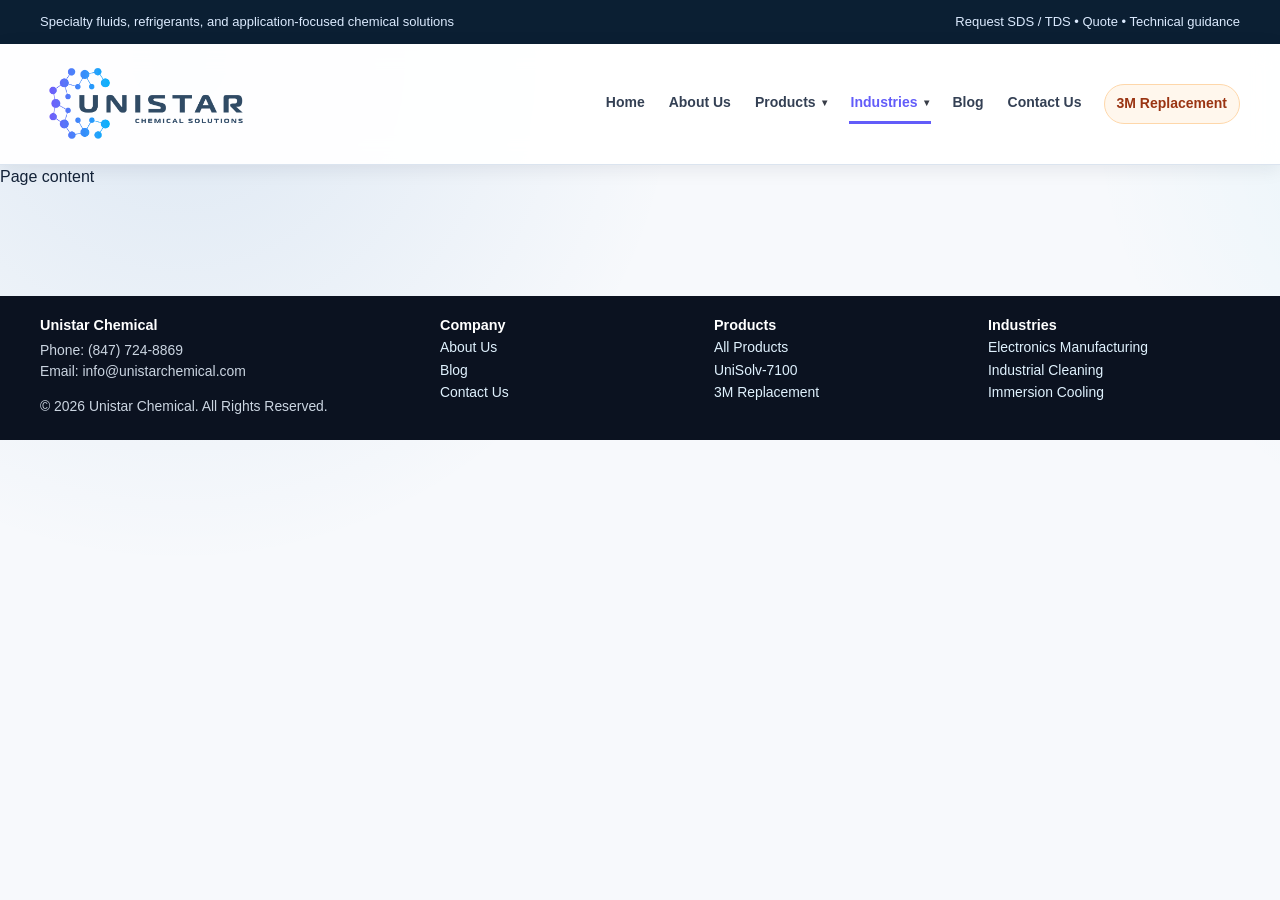
<file: industries/electronics-manufacturing.html>
<!DOCTYPE html>
<html lang="en">
  <head>
    <meta charset="UTF-8" />
    <meta name="viewport" content="width=device-width, initial-scale=1.0" />
    <title>Electronics Manufacturing | Unistar Chemical</title>
    <link rel="stylesheet" href="../assets/css/styles.css" />
  </head>

  <body>
    <div class="topbar">
      <div class="container">
        <span
          >Specialty fluids, refrigerants, and application-focused chemical
          solutions</span
        ><span>Request SDS / TDS • Quote • Technical guidance</span>
      </div>
    </div>
    <header class="header">
      <div class="container">
        <nav class="nav">
          <a class="logo" href="../index.html">
            <img src="../assets/images/logo/logo.png" alt="Unistar Chemical" />
          </a>
          <button class="menu-toggle" aria-label="Open menu">
            ☰
          </button>
          <div class="links">
            <a href="../index.html">Home</a>
            <a href="../about.html">About Us</a>

            <div class="nav-item">
              <a class="nav-link-top nav-link" href="../products.html">
                Products <span class="dropdown-caret">▾</span>
              </a>

              <div class="mega">
                <div>
                  <h4>Browse Products By Application</h4>
                  <a href="../products.html">All Products</a>
                  <a href="../products.html?filter=precision"
                    >Precision Cleaning</a
                  >
                  <a href="../products.html?filter=fire">Fire Suppression</a>
                  <a href="../products.html?filter=cooling"
                    >Immersion Cooling</a
                  >
                  <a href="../products.html?filter=refrigerants"
                    >Refrigerants</a
                  >
                  <a href="../products.html?filter=future">Future Products</a>
                </div>

                <div>
                  <h4>Featured Products</h4>
                  <a href="../products/unisolv-7100.html">UniSolv-7100</a>
                  <a href="#">UniSolv-7200</a>
                  <a href="#">UniSolv-7300</a>
                  <a href="#">UniSolv-FC</a>
                  <a href="#">UniSolv-IC</a>
                </div>

                <div class="mega-feature">
                  <h4>Project Highlight</h4>
                  <p>
                    Explore product directions for current 3M / Novec
                    replacement inquiries.
                  </p>
                  <a class="nav-link" href="../3m-replacement.html"
                    >Open 3M Replacement →</a
                  >
                </div>
              </div>
            </div>

            <div class="nav-item">
              <a class="nav-link-top nav-link active" href="../industries.html">
                Industries <span class="dropdown-caret">▾</span>
              </a>

              <div class="mega industries-mega">
                <div>
                  <h4>Manufacturing & Cleaning</h4>
                  <a
                    class="nav-link"
                    href="../industries/electronics-manufacturing.html"
                    >Electronics Manufacturing</a
                  >
                  <a
                    class="nav-link"
                    href="../industries/precision-manufacturing.html"
                    >Precision Manufacturing</a
                  >
                  <a
                    class="nav-link"
                    href="../industries/industrial-cleaning.html"
                    >Industrial Cleaning</a
                  >
                </div>

                <div>
                  <h4>Specialty Applications</h4>
                  <a class="nav-link" href="../industries/fire-protection.html"
                    >Fire Protection</a
                  >
                  <a
                    class="nav-link"
                    href="../industries/immersion-cooling.html"
                    >Data Center / Immersion Cooling</a
                  >
                  <a
                    class="nav-link"
                    href="../industries/refrigerant-applications.html"
                    >Refrigerant Applications</a
                  >
                </div>

                <div class="mega-feature">
                  <h4>Need guidance?</h4>
                  <p>
                    Route inquiries by application, current fluid, documentation
                    needs, and estimated volume.
                  </p>
                  <a class="nav-link" href="../contact.html"
                    >Request Technical Guidance →</a
                  >
                </div>
              </div>
            </div>

            <a href="../blog.html">Blog</a>
            <a href="../contact.html">Contact Us</a>
            <a class="hot-tab hot-project-tab" href="../3m-replacement.html"
              >3M Replacement</a
            >
          </div>
        </nav>
      </div>
    </header>
    <main>Page content</main>
    <footer class="footer">
      <div class="container">
        <div>
          <strong>Unistar Chemical</strong>
          <p>
            Phone: (847) 724-8869<br />
            Email: info@unistarchemical.com
          </p>
          <p>© 2026 Unistar Chemical. All Rights Reserved.</p>
        </div>

        <div>
          <strong>Company</strong><br />
          <a class="nav-link" href="../about.html">About Us</a><br />
          <a class="nav-link" href="../blog.html">Blog</a><br />
          <a class="nav-link" href="../contact.html">Contact Us</a>
        </div>

        <div>
          <strong>Products</strong><br />
          <a class="nav-link" href="../products.html">All Products</a><br />
          <a class="nav-link" href="../products/unisolv-7100.html"
            >UniSolv-7100</a
          ><br />
          <a class="nav-link" href="../3m-replacement.html">3M Replacement</a>
        </div>

        <div>
          <strong>Industries</strong><br />
          <a
            class="nav-link"
            href="../industries/electronics-manufacturing.html"
            >Electronics Manufacturing</a
          ><br />
          <a class="nav-link" href="../industries/industrial-cleaning.html"
            >Industrial Cleaning</a
          ><br />
          <a class="nav-link" href="../industries/immersion-cooling.html"
            >Immersion Cooling</a
          >
        </div>
      </div>
    </footer>
    <script>
      const menuToggle = document.querySelector(".menu-toggle");
      const links = document.querySelector(".links");
    
      menuToggle.addEventListener("click", function () {
        links.classList.toggle("is-open");
      });
    </script>
  </body>
</html>
</file>
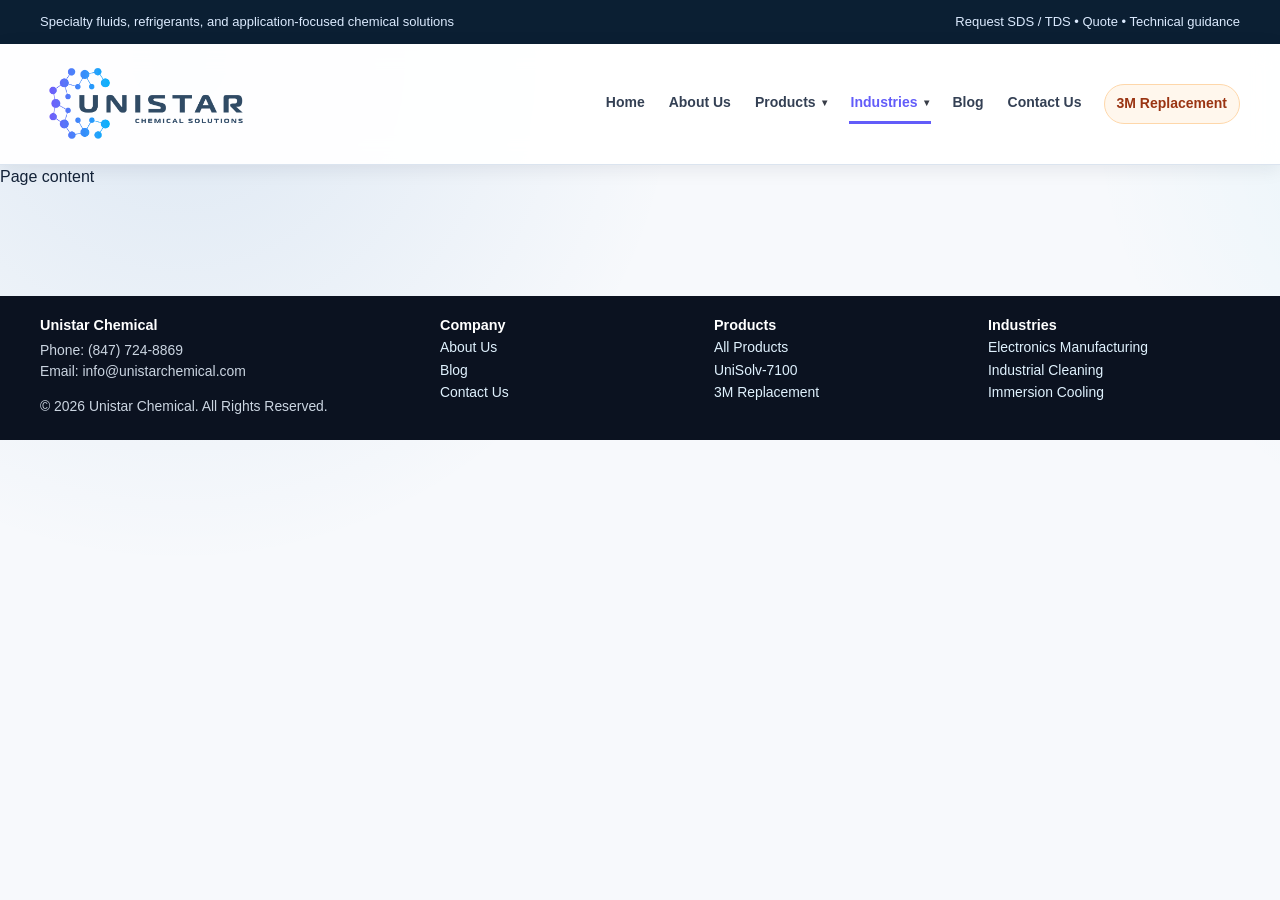
<file: industries/fire-protection.html>
<!DOCTYPE html>
<html lang="en">
  <head>
    <meta charset="UTF-8" />
    <meta name="viewport" content="width=device-width, initial-scale=1.0" />
    <title>Fire Protection | Unistar Chemical</title>
    <link rel="stylesheet" href="../assets/css/styles.css" />
  </head>

  <body>
    <div class="topbar">
      <div class="container">
        <span
          >Specialty fluids, refrigerants, and application-focused chemical
          solutions</span
        ><span>Request SDS / TDS • Quote • Technical guidance</span>
      </div>
    </div>
    <header class="header">
      <div class="container">
        <nav class="nav">
          <a class="logo" href="../index.html">
            <img src="../assets/images/logo/logo.png" alt="Unistar Chemical" />
          </a>
          <button class="menu-toggle" aria-label="Open menu">
            ☰
          </button>
          <div class="links">
            <a href="../index.html">Home</a>
            <a href="../about.html">About Us</a>

            <div class="nav-item">
              <a class="nav-link-top nav-link" href="../products.html">
                Products <span class="dropdown-caret">▾</span>
              </a>

              <div class="mega">
                <div>
                  <h4>Browse Products By Application</h4>
                  <a href="../products.html">All Products</a>
                  <a href="../products.html?filter=precision"
                    >Precision Cleaning</a
                  >
                  <a href="../products.html?filter=fire">Fire Suppression</a>
                  <a href="../products.html?filter=cooling"
                    >Immersion Cooling</a
                  >
                  <a href="../products.html?filter=refrigerants"
                    >Refrigerants</a
                  >
                  <a href="../products.html?filter=future">Future Products</a>
                </div>

                <div>
                  <h4>Featured Products</h4>
                  <a href="../products/unisolv-7100.html">UniSolv-7100</a>
                  <a href="#">UniSolv-7200</a>
                  <a href="#">UniSolv-7300</a>
                  <a href="#">UniSolv-FC</a>
                  <a href="#">UniSolv-IC</a>
                </div>

                <div class="mega-feature">
                  <h4>Project Highlight</h4>
                  <p>
                    Explore product directions for current 3M / Novec
                    replacement inquiries.
                  </p>
                  <a class="nav-link" href="../3m-replacement.html"
                    >Open 3M Replacement →</a
                  >
                </div>
              </div>
            </div>

            <div class="nav-item">
              <a class="nav-link-top nav-link active" href="../industries.html">
                Industries <span class="dropdown-caret">▾</span>
              </a>

              <div class="mega industries-mega">
                <div>
                  <h4>Manufacturing & Cleaning</h4>
                  <a
                    class="nav-link"
                    href="../industries/electronics-manufacturing.html"
                    >Electronics Manufacturing</a
                  >
                  <a
                    class="nav-link"
                    href="../industries/precision-manufacturing.html"
                    >Precision Manufacturing</a
                  >
                  <a
                    class="nav-link"
                    href="../industries/industrial-cleaning.html"
                    >Industrial Cleaning</a
                  >
                </div>

                <div>
                  <h4>Specialty Applications</h4>
                  <a class="nav-link" href="../industries/fire-protection.html"
                    >Fire Protection</a
                  >
                  <a
                    class="nav-link"
                    href="../industries/immersion-cooling.html"
                    >Data Center / Immersion Cooling</a
                  >
                  <a
                    class="nav-link"
                    href="../industries/refrigerant-applications.html"
                    >Refrigerant Applications</a
                  >
                </div>

                <div class="mega-feature">
                  <h4>Need guidance?</h4>
                  <p>
                    Route inquiries by application, current fluid, documentation
                    needs, and estimated volume.
                  </p>
                  <a class="nav-link" href="../contact.html"
                    >Request Technical Guidance →</a
                  >
                </div>
              </div>
            </div>

            <a href="../blog.html">Blog</a>
            <a href="../contact.html">Contact Us</a>
            <a class="hot-tab hot-project-tab" href="../3m-replacement.html"
              >3M Replacement</a
            >
          </div>
        </nav>
      </div>
    </header>
    <main>Page content</main>
    <footer class="footer">
      <div class="container">
        <div>
          <strong>Unistar Chemical</strong>
          <p>
            Phone: (847) 724-8869<br />
            Email: info@unistarchemical.com
          </p>

          <p>© 2026 Unistar Chemical. All Rights Reserved.</p>
        </div>

        <div>
          <strong>Company</strong><br />
          <a class="nav-link" href="../about.html">About Us</a><br />
          <a class="nav-link" href="../blog.html">Blog</a><br />
          <a class="nav-link" href="../contact.html">Contact Us</a>
        </div>

        <div>
          <strong>Products</strong><br />
          <a class="nav-link" href="../products.html">All Products</a><br />
          <a class="nav-link" href="../products/unisolv-7100.html"
            >UniSolv-7100</a
          ><br />
          <a class="nav-link" href="../3m-replacement.html">3M Replacement</a>
        </div>

        <div>
          <strong>Industries</strong><br />
          <a
            class="nav-link"
            href="../industries/electronics-manufacturing.html"
            >Electronics Manufacturing</a
          ><br />
          <a class="nav-link" href="../industries/industrial-cleaning.html"
            >Industrial Cleaning</a
          ><br />
          <a class="nav-link" href="../industries/immersion-cooling.html"
            >Immersion Cooling</a
          >
        </div>
      </div>
    </footer>
    <script>
      const menuToggle = document.querySelector(".menu-toggle");
      const links = document.querySelector(".links");
    
      menuToggle.addEventListener("click", function () {
        links.classList.toggle("is-open");
      });
    </script>
  </body>
</html>
</file>
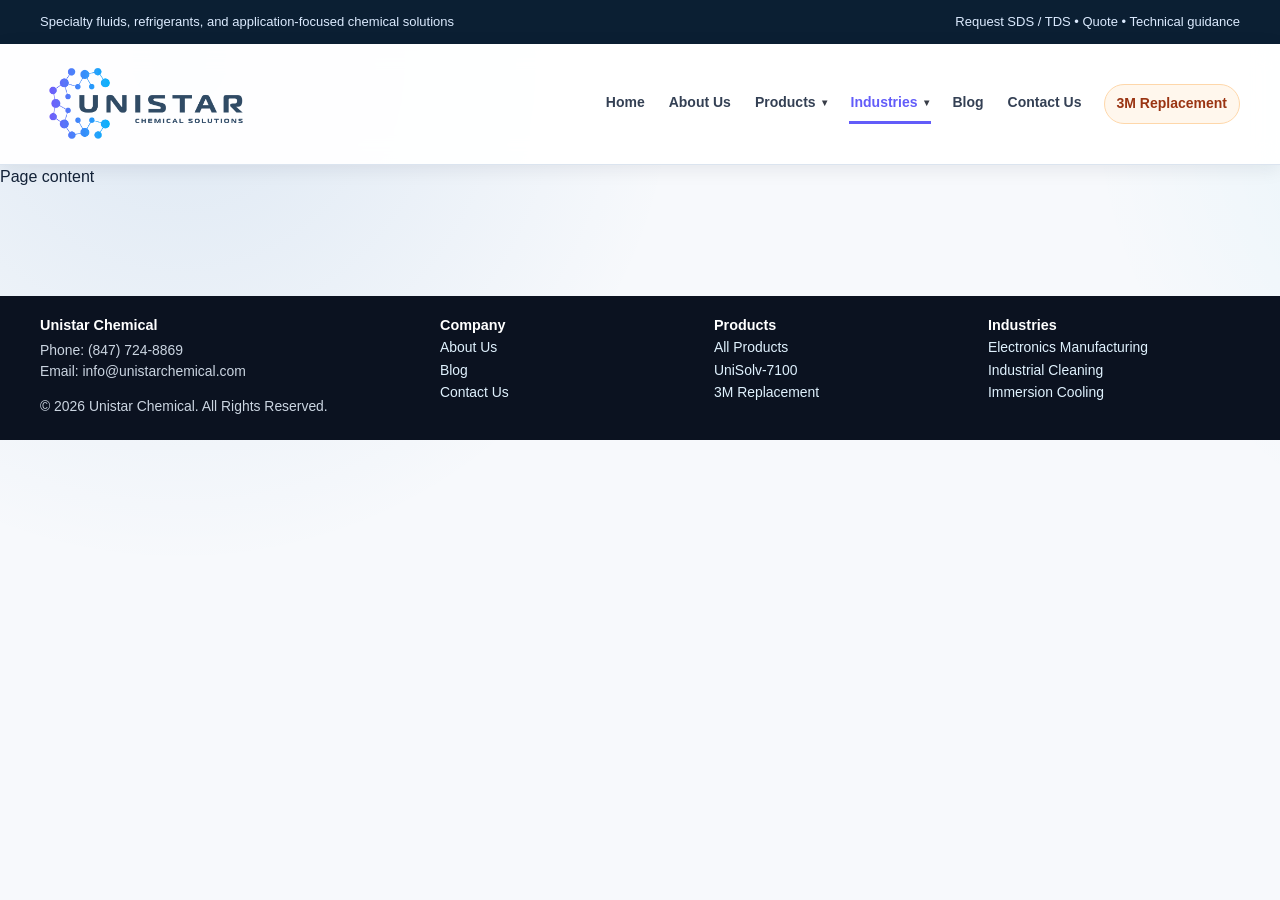
<file: industries/immersion-cooling.html>
<!DOCTYPE html>
<html lang="en">
  <head>
    <meta charset="UTF-8" />
    <meta name="viewport" content="width=device-width, initial-scale=1.0" />
    <title>Immersion Cooling | Unistar Chemical</title>
    <link rel="stylesheet" href="../assets/css/styles.css" />
  </head>
  <body>
    <div class="topbar">
      <div class="container">
        <span
          >Specialty fluids, refrigerants, and application-focused chemical
          solutions</span
        ><span>Request SDS / TDS • Quote • Technical guidance</span>
      </div>
    </div>
    <header class="header">
      <div class="container">
        <nav class="nav">
          <a class="logo" href="../index.html">
            <img src="../assets/images/logo/logo.png" alt="Unistar Chemical" />
          </a>
          <button class="menu-toggle" aria-label="Open menu">
            ☰
          </button>
          <div class="links">
            <a href="../index.html">Home</a>
            <a href="../about.html">About Us</a>

            <div class="nav-item">
              <a class="nav-link-top nav-link" href="../products.html">
                Products <span class="dropdown-caret">▾</span>
              </a>

              <div class="mega">
                <div>
                  <h4>Browse Products By Application</h4>
                  <a href="../products.html">All Products</a>
                  <a href="../products.html?filter=precision"
                    >Precision Cleaning</a
                  >
                  <a href="../products.html?filter=fire">Fire Suppression</a>
                  <a href="../products.html?filter=cooling"
                    >Immersion Cooling</a
                  >
                  <a href="../products.html?filter=refrigerants"
                    >Refrigerants</a
                  >
                  <a href="../products.html?filter=future">Future Products</a>
                </div>

                <div>
                  <h4>Featured Products</h4>
                  <a href="../products/unisolv-7100.html">UniSolv-7100</a>
                  <a href="#">UniSolv-7200</a>
                  <a href="#">UniSolv-7300</a>
                  <a href="#">UniSolv-FC</a>
                  <a href="#">UniSolv-IC</a>
                </div>

                <div class="mega-feature">
                  <h4>Project Highlight</h4>
                  <p>
                    Explore product directions for current 3M / Novec
                    replacement inquiries.
                  </p>
                  <a class="nav-link" href="../3m-replacement.html"
                    >Open 3M Replacement →</a
                  >
                </div>
              </div>
            </div>

            <div class="nav-item">
              <a class="nav-link-top nav-link active" href="../industries.html">
                Industries <span class="dropdown-caret">▾</span>
              </a>

              <div class="mega industries-mega">
                <div>
                  <h4>Manufacturing & Cleaning</h4>
                  <a
                    class="nav-link"
                    href="../industries/electronics-manufacturing.html"
                    >Electronics Manufacturing</a
                  >
                  <a
                    class="nav-link"
                    href="../industries/precision-manufacturing.html"
                    >Precision Manufacturing</a
                  >
                  <a
                    class="nav-link"
                    href="../industries/industrial-cleaning.html"
                    >Industrial Cleaning</a
                  >
                </div>

                <div>
                  <h4>Specialty Applications</h4>
                  <a class="nav-link" href="../industries/fire-protection.html"
                    >Fire Protection</a
                  >
                  <a
                    class="nav-link"
                    href="../industries/immersion-cooling.html"
                    >Data Center / Immersion Cooling</a
                  >
                  <a
                    class="nav-link"
                    href="../industries/refrigerant-applications.html"
                    >Refrigerant Applications</a
                  >
                </div>

                <div class="mega-feature">
                  <h4>Need guidance?</h4>
                  <p>
                    Route inquiries by application, current fluid, documentation
                    needs, and estimated volume.
                  </p>
                  <a class="nav-link" href="../contact.html"
                    >Request Technical Guidance →</a
                  >
                </div>
              </div>
            </div>

            <a href="../blog.html">Blog</a>
            <a href="../contact.html">Contact Us</a>
            <a class="hot-tab hot-project-tab" href="../3m-replacement.html"
              >3M Replacement</a
            >
          </div>
        </nav>
      </div>
    </header>
    <main>Page content</main>
    <footer class="footer">
      <div class="container">
        <div>
          <strong>Unistar Chemical</strong>
          <p>
            Phone: (847) 724-8869<br />
            Email: info@unistarchemical.com
          </p>

          <p>© 2026 Unistar Chemical. All Rights Reserved.</p>
        </div>

        <div>
          <strong>Company</strong><br />
          <a class="nav-link" href="../about.html">About Us</a><br />
          <a class="nav-link" href="../blog.html">Blog</a><br />
          <a class="nav-link" href="../contact.html">Contact Us</a>
        </div>

        <div>
          <strong>Products</strong><br />
          <a class="nav-link" href="../products.html">All Products</a><br />
          <a class="nav-link" href="../products/unisolv-7100.html"
            >UniSolv-7100</a
          ><br />
          <a class="nav-link" href="../3m-replacement.html">3M Replacement</a>
        </div>

        <div>
          <strong>Industries</strong><br />
          <a
            class="nav-link"
            href="../industries/electronics-manufacturing.html"
            >Electronics Manufacturing</a
          ><br />
          <a class="nav-link" href="../industries/industrial-cleaning.html"
            >Industrial Cleaning</a
          ><br />
          <a class="nav-link" href="../industries/immersion-cooling.html"
            >Immersion Cooling</a
          >
        </div>
      </div>
    </footer>
    <script>
      const menuToggle = document.querySelector(".menu-toggle");
      const links = document.querySelector(".links");
    
      menuToggle.addEventListener("click", function () {
        links.classList.toggle("is-open");
      });
    </script>
  </body>
</html>
</file>
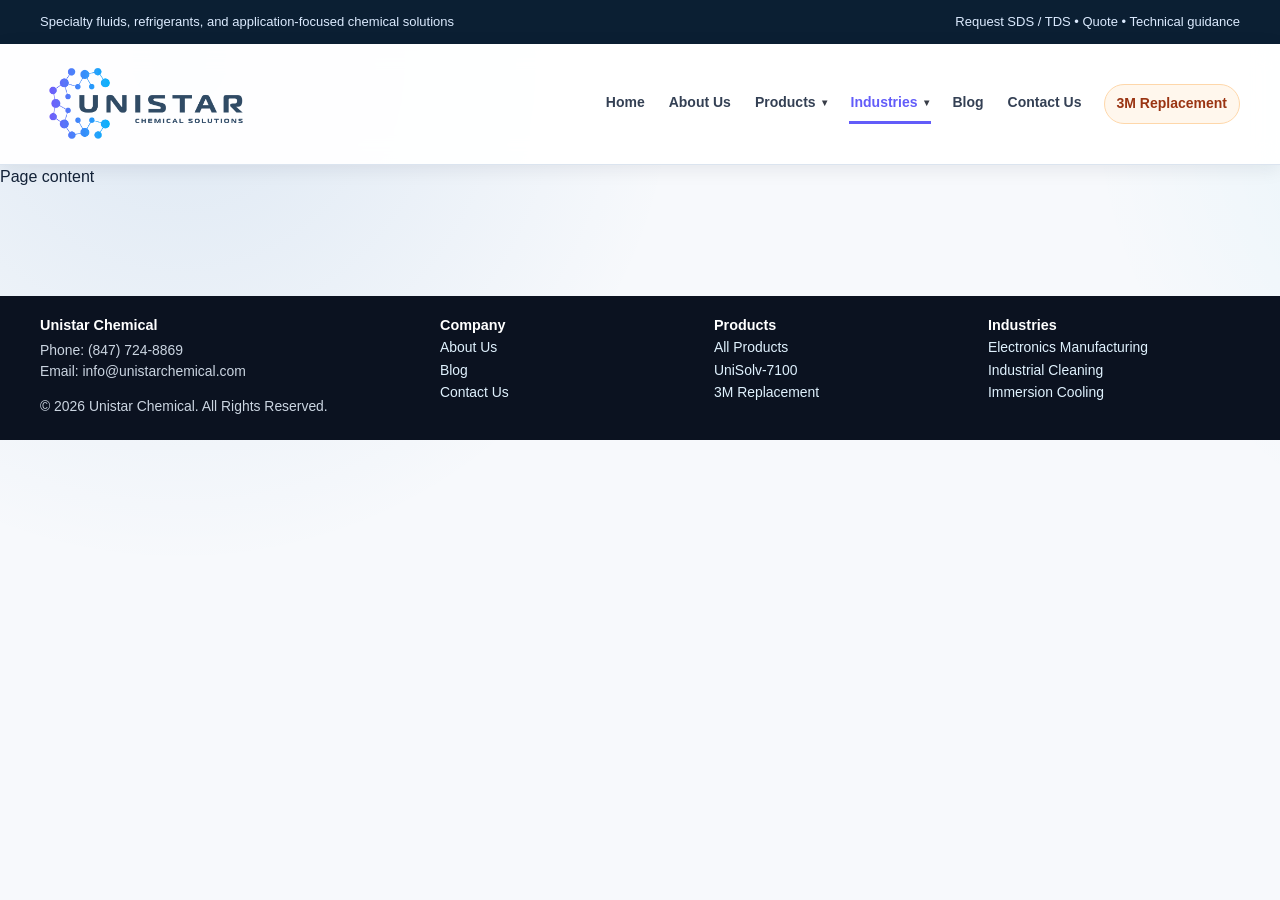
<file: industries/industrial-cleaning.html>
<!DOCTYPE html>
<html lang="en">
  <head>
    <meta charset="UTF-8" />
    <meta name="viewport" content="width=device-width, initial-scale=1.0" />
    <title>Industrial Cleaning | Unistar Chemical</title>
    <link rel="stylesheet" href="../assets/css/styles.css" />
  </head>

  <body>
    <div class="topbar">
      <div class="container">
        <span
          >Specialty fluids, refrigerants, and application-focused chemical
          solutions</span
        ><span>Request SDS / TDS • Quote • Technical guidance</span>
      </div>
    </div>
    <header class="header">
      <div class="container">
        <nav class="nav">
          <a class="logo" href="../index.html">
            <img src="../assets/images/logo/logo.png" alt="Unistar Chemical" />
          </a>
          <button class="menu-toggle" aria-label="Open menu">
            ☰
          </button>
          <div class="links">
            <a href="../index.html">Home</a>
            <a href="../about.html">About Us</a>

            <div class="nav-item">
              <a class="nav-link-top nav-link" href="../products.html">
                Products <span class="dropdown-caret">▾</span>
              </a>

              <div class="mega">
                <div>
                  <h4>Browse Products By Application</h4>
                  <a href="../products.html">All Products</a>
                  <a href="../products.html?filter=precision"
                    >Precision Cleaning</a
                  >
                  <a href="../products.html?filter=fire">Fire Suppression</a>
                  <a href="../products.html?filter=cooling"
                    >Immersion Cooling</a
                  >
                  <a href="../products.html?filter=refrigerants"
                    >Refrigerants</a
                  >
                  <a href="../products.html?filter=future">Future Products</a>
                </div>

                <div>
                  <h4>Featured Products</h4>
                  <a href="../products/unisolv-7100.html">UniSolv-7100</a>
                  <a href="#">UniSolv-7200</a>
                  <a href="#">UniSolv-7300</a>
                  <a href="#">UniSolv-FC</a>
                  <a href="#">UniSolv-IC</a>
                </div>

                <div class="mega-feature">
                  <h4>Project Highlight</h4>
                  <p>
                    Explore product directions for current 3M / Novec
                    replacement inquiries.
                  </p>
                  <a class="nav-link" href="../3m-replacement.html"
                    >Open 3M Replacement →</a
                  >
                </div>
              </div>
            </div>

            <div class="nav-item">
              <a class="nav-link-top nav-link active" href="../industries.html">
                Industries <span class="dropdown-caret">▾</span>
              </a>

              <div class="mega industries-mega">
                <div>
                  <h4>Manufacturing & Cleaning</h4>
                  <a
                    class="nav-link"
                    href="../industries/electronics-manufacturing.html"
                    >Electronics Manufacturing</a
                  >
                  <a
                    class="nav-link"
                    href="../industries/precision-manufacturing.html"
                    >Precision Manufacturing</a
                  >
                  <a
                    class="nav-link"
                    href="../industries/industrial-cleaning.html"
                    >Industrial Cleaning</a
                  >
                </div>

                <div>
                  <h4>Specialty Applications</h4>
                  <a class="nav-link" href="../industries/fire-protection.html"
                    >Fire Protection</a
                  >
                  <a
                    class="nav-link"
                    href="../industries/immersion-cooling.html"
                    >Data Center / Immersion Cooling</a
                  >
                  <a
                    class="nav-link"
                    href="../industries/refrigerant-applications.html"
                    >Refrigerant Applications</a
                  >
                </div>

                <div class="mega-feature">
                  <h4>Need guidance?</h4>
                  <p>
                    Route inquiries by application, current fluid, documentation
                    needs, and estimated volume.
                  </p>
                  <a class="nav-link" href="../contact.html"
                    >Request Technical Guidance →</a
                  >
                </div>
              </div>
            </div>

            <a href="../blog.html">Blog</a>
            <a href="../contact.html">Contact Us</a>
            <a class="hot-tab hot-project-tab" href="../3m-replacement.html"
              >3M Replacement</a
            >
          </div>
        </nav>
      </div>
    </header>
    <main>Page content</main>
    <footer class="footer">
      <div class="container">
        <div>
          <strong>Unistar Chemical</strong>
          <p>
            Phone: (847) 724-8869<br />
            Email: info@unistarchemical.com
          </p>

          <p>© 2026 Unistar Chemical. All Rights Reserved.</p>
        </div>

        <div>
          <strong>Company</strong><br />
          <a class="nav-link" href="../about.html">About Us</a><br />
          <a class="nav-link" href="../blog.html">Blog</a><br />
          <a class="nav-link" href="../contact.html">Contact Us</a>
        </div>

        <div>
          <strong>Products</strong><br />
          <a class="nav-link" href="../products.html">All Products</a><br />
          <a class="nav-link" href="../products/unisolv-7100.html"
            >UniSolv-7100</a
          ><br />
          <a class="nav-link" href="../3m-replacement.html">3M Replacement</a>
        </div>

        <div>
          <strong>Industries</strong><br />
          <a
            class="nav-link"
            href="../industries/electronics-manufacturing.html"
            >Electronics Manufacturing</a
          ><br />
          <a class="nav-link" href="../industries/industrial-cleaning.html"
            >Industrial Cleaning</a
          ><br />
          <a class="nav-link" href="../industries/immersion-cooling.html"
            >Immersion Cooling</a
          >
        </div>
      </div>
    </footer>
    <script>
      const menuToggle = document.querySelector(".menu-toggle");
      const links = document.querySelector(".links");
    
      menuToggle.addEventListener("click", function () {
        links.classList.toggle("is-open");
      });
    </script>
  </body>
</html>
</file>
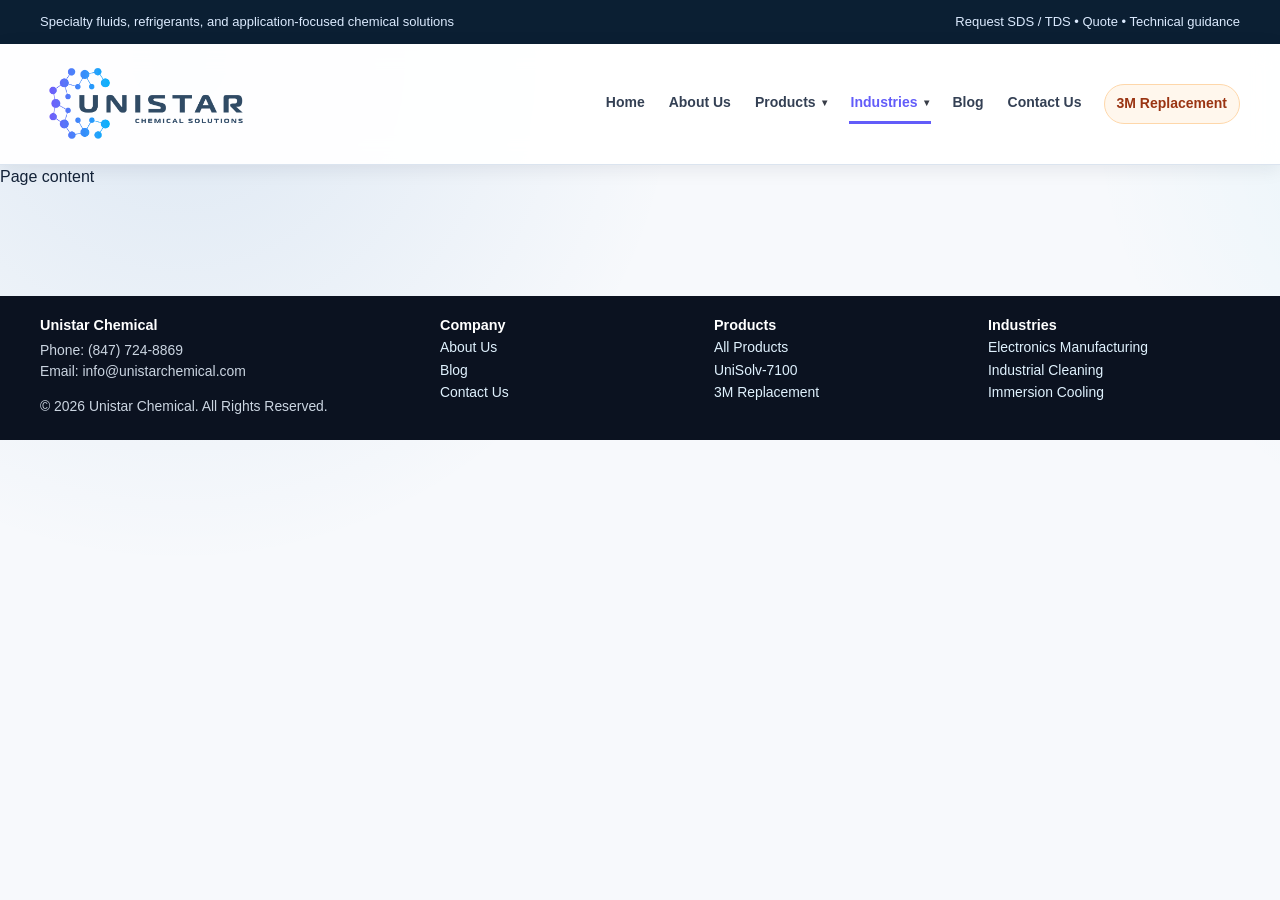
<file: industries/precision-manufacturing.html>
<!DOCTYPE html>
<html lang="en">
  <head>
    <meta charset="UTF-8" />
    <meta name="viewport" content="width=device-width, initial-scale=1.0" />
    <title>Precision Manufacturing | Unistar Chemical</title>
    <link rel="stylesheet" href="../assets/css/styles.css" />
  </head>

  <body>
    <div class="topbar">
      <div class="container">
        <span
          >Specialty fluids, refrigerants, and application-focused chemical
          solutions</span
        ><span>Request SDS / TDS • Quote • Technical guidance</span>
      </div>
    </div>
    <header class="header">
      <div class="container">
        <nav class="nav">
          <a class="logo" href="../index.html">
            <img src="../assets/images/logo/logo.png" alt="Unistar Chemical" />
          </a>
          <button class="menu-toggle" aria-label="Open menu">
            ☰
          </button>
          <div class="links">
            <a href="../index.html">Home</a>
            <a href="../about.html">About Us</a>

            <div class="nav-item">
              <a class="nav-link-top nav-link" href="../products.html">
                Products <span class="dropdown-caret">▾</span>
              </a>

              <div class="mega">
                <div>
                  <h4>Browse Products By Application</h4>
                  <a href="../products.html">All Products</a>
                  <a href="../products.html?filter=precision"
                    >Precision Cleaning</a
                  >
                  <a href="../products.html?filter=fire">Fire Suppression</a>
                  <a href="../products.html?filter=cooling"
                    >Immersion Cooling</a
                  >
                  <a href="../products.html?filter=refrigerants"
                    >Refrigerants</a
                  >
                  <a href="../products.html?filter=future">Future Products</a>
                </div>

                <div>
                  <h4>Featured Products</h4>
                  <a href="../products/unisolv-7100.html">UniSolv-7100</a>
                  <a href="#">UniSolv-7200</a>
                  <a href="#">UniSolv-7300</a>
                  <a href="#">UniSolv-FC</a>
                  <a href="#">UniSolv-IC</a>
                </div>

                <div class="mega-feature">
                  <h4>Project Highlight</h4>
                  <p>
                    Explore product directions for current 3M / Novec
                    replacement inquiries.
                  </p>
                  <a class="nav-link" href="../3m-replacement.html"
                    >Open 3M Replacement →</a
                  >
                </div>
              </div>
            </div>

            <div class="nav-item">
              <a class="nav-link-top nav-link active" href="../industries.html">
                Industries <span class="dropdown-caret">▾</span>
              </a>

              <div class="mega industries-mega">
                <div>
                  <h4>Manufacturing & Cleaning</h4>
                  <a
                    class="nav-link"
                    href="../industries/electronics-manufacturing.html"
                    >Electronics Manufacturing</a
                  >
                  <a
                    class="nav-link"
                    href="../industries/precision-manufacturing.html"
                    >Precision Manufacturing</a
                  >
                  <a
                    class="nav-link"
                    href="../industries/industrial-cleaning.html"
                    >Industrial Cleaning</a
                  >
                </div>

                <div>
                  <h4>Specialty Applications</h4>
                  <a class="nav-link" href="../industries/fire-protection.html"
                    >Fire Protection</a
                  >
                  <a
                    class="nav-link"
                    href="../industries/immersion-cooling.html"
                    >Data Center / Immersion Cooling</a
                  >
                  <a
                    class="nav-link"
                    href="../industries/refrigerant-applications.html"
                    >Refrigerant Applications</a
                  >
                </div>

                <div class="mega-feature">
                  <h4>Need guidance?</h4>
                  <p>
                    Route inquiries by application, current fluid, documentation
                    needs, and estimated volume.
                  </p>
                  <a class="nav-link" href="../contact.html"
                    >Request Technical Guidance →</a
                  >
                </div>
              </div>
            </div>

            <a href="../blog.html">Blog</a>
            <a href="../contact.html">Contact Us</a>
            <a class="hot-tab hot-project-tab" href="../3m-replacement.html"
              >3M Replacement</a
            >
          </div>
        </nav>
      </div>
    </header>
    <main>Page content</main>
    <footer class="footer">
      <div class="container">
        <div>
          <strong>Unistar Chemical</strong>
          <p>
            Phone: (847) 724-8869<br />
            Email: info@unistarchemical.com
          </p>

          <p>© 2026 Unistar Chemical. All Rights Reserved.</p>
        </div>

        <div>
          <strong>Company</strong><br />
          <a class="nav-link" href="../about.html">About Us</a><br />
          <a class="nav-link" href="../blog.html">Blog</a><br />
          <a class="nav-link" href="../contact.html">Contact Us</a>
        </div>

        <div>
          <strong>Products</strong><br />
          <a class="nav-link" href="../products.html">All Products</a><br />
          <a class="nav-link" href="../products/unisolv-7100.html"
            >UniSolv-7100</a
          ><br />
          <a class="nav-link" href="../3m-replacement.html">3M Replacement</a>
        </div>

        <div>
          <strong>Industries</strong><br />
          <a
            class="nav-link"
            href="../industries/electronics-manufacturing.html"
            >Electronics Manufacturing</a
          ><br />
          <a class="nav-link" href="../industries/industrial-cleaning.html"
            >Industrial Cleaning</a
          ><br />
          <a class="nav-link" href="../industries/immersion-cooling.html"
            >Immersion Cooling</a
          >
        </div>
      </div>
    </footer>
    <script>
      const menuToggle = document.querySelector(".menu-toggle");
      const links = document.querySelector(".links");
    
      menuToggle.addEventListener("click", function () {
        links.classList.toggle("is-open");
      });
    </script>
  </body>
</html>
</file>
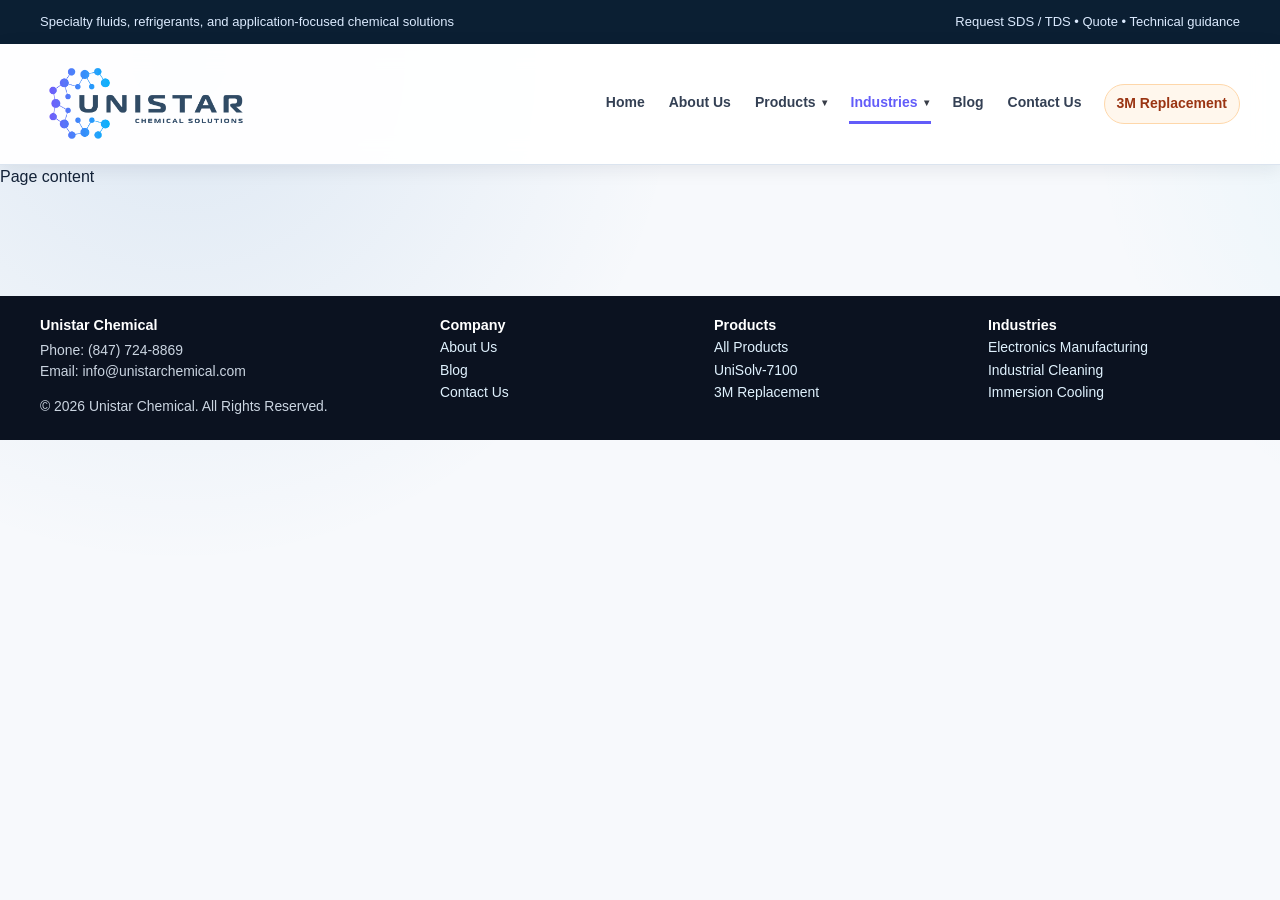
<file: industries/refrigerant-applications.html>
<!DOCTYPE html>
<html lang="en">
  <head>
    <meta charset="UTF-8" />
    <meta name="viewport" content="width=device-width, initial-scale=1.0" />
    <title>Refrigerant Applications | Unistar Chemical</title>
    <link rel="stylesheet" href="../assets/css/styles.css" />
  </head>

  <body>
    <div class="topbar">
      <div class="container">
        <span
          >Specialty fluids, refrigerants, and application-focused chemical
          solutions</span
        ><span>Request SDS / TDS • Quote • Technical guidance</span>
      </div>
    </div>
    <header class="header">
      <div class="container">
        <nav class="nav">
          <a class="logo" href="../index.html">
            <img src="../assets/images/logo/logo.png" alt="Unistar Chemical" />
          </a>
          <button class="menu-toggle" aria-label="Open menu">
            ☰
          </button>
          <div class="links">
            <a href="../index.html">Home</a>
            <a href="../about.html">About Us</a>

            <div class="nav-item">
              <a class="nav-link-top nav-link" href="../products.html">
                Products <span class="dropdown-caret">▾</span>
              </a>

              <div class="mega">
                <div>
                  <h4>Browse Products By Application</h4>
                  <a href="../products.html">All Products</a>
                  <a href="../products.html?filter=precision"
                    >Precision Cleaning</a
                  >
                  <a href="../products.html?filter=fire">Fire Suppression</a>
                  <a href="../products.html?filter=cooling"
                    >Immersion Cooling</a
                  >
                  <a href="../products.html?filter=refrigerants"
                    >Refrigerants</a
                  >
                  <a href="../products.html?filter=future">Future Products</a>
                </div>

                <div>
                  <h4>Featured Products</h4>
                  <a href="../products/unisolv-7100.html">UniSolv-7100</a>
                  <a href="#">UniSolv-7200</a>
                  <a href="#">UniSolv-7300</a>
                  <a href="#">UniSolv-FC</a>
                  <a href="#">UniSolv-IC</a>
                </div>

                <div class="mega-feature">
                  <h4>Project Highlight</h4>
                  <p>
                    Explore product directions for current 3M / Novec
                    replacement inquiries.
                  </p>
                  <a class="nav-link" href="../3m-replacement.html"
                    >Open 3M Replacement →</a
                  >
                </div>
              </div>
            </div>

            <div class="nav-item">
              <a class="nav-link-top nav-link active" href="../industries.html">
                Industries <span class="dropdown-caret">▾</span>
              </a>

              <div class="mega industries-mega">
                <div>
                  <h4>Manufacturing & Cleaning</h4>
                  <a
                    class="nav-link"
                    href="../industries/electronics-manufacturing.html"
                    >Electronics Manufacturing</a
                  >
                  <a
                    class="nav-link"
                    href="../industries/precision-manufacturing.html"
                    >Precision Manufacturing</a
                  >
                  <a
                    class="nav-link"
                    href="../industries/industrial-cleaning.html"
                    >Industrial Cleaning</a
                  >
                </div>

                <div>
                  <h4>Specialty Applications</h4>
                  <a class="nav-link" href="../industries/fire-protection.html"
                    >Fire Protection</a
                  >
                  <a
                    class="nav-link"
                    href="../industries/immersion-cooling.html"
                    >Data Center / Immersion Cooling</a
                  >
                  <a
                    class="nav-link"
                    href="../industries/refrigerant-applications.html"
                    >Refrigerant Applications</a
                  >
                </div>

                <div class="mega-feature">
                  <h4>Need guidance?</h4>
                  <p>
                    Route inquiries by application, current fluid, documentation
                    needs, and estimated volume.
                  </p>
                  <a class="nav-link" href="../contact.html"
                    >Request Technical Guidance →</a
                  >
                </div>
              </div>
            </div>

            <a href="../blog.html">Blog</a>
            <a href="../contact.html">Contact Us</a>
            <a class="hot-tab hot-project-tab" href="../3m-replacement.html"
              >3M Replacement</a
            >
          </div>
        </nav>
      </div>
    </header>
    <main>Page content</main>
    <footer class="footer">
      <div class="container">
        <div>
          <strong>Unistar Chemical</strong>
          <p>
            Phone: (847) 724-8869<br />
            Email: info@unistarchemical.com
          </p>

          <p>© 2026 Unistar Chemical. All Rights Reserved.</p>
        </div>

        <div>
          <strong>Company</strong><br />
          <a class="nav-link" href="../about.html">About Us</a><br />
          <a class="nav-link" href="../blog.html">Blog</a><br />
          <a class="nav-link" href="../contact.html">Contact Us</a>
        </div>

        <div>
          <strong>Products</strong><br />
          <a class="nav-link" href="../products.html">All Products</a><br />
          <a class="nav-link" href="../products/unisolv-7100.html"
            >UniSolv-7100</a
          ><br />
          <a class="nav-link" href="../3m-replacement.html">3M Replacement</a>
        </div>

        <div>
          <strong>Industries</strong><br />
          <a
            class="nav-link"
            href="../industries/electronics-manufacturing.html"
            >Electronics Manufacturing</a
          ><br />
          <a class="nav-link" href="../industries/industrial-cleaning.html"
            >Industrial Cleaning</a
          ><br />
          <a class="nav-link" href="../industries/immersion-cooling.html"
            >Immersion Cooling</a
          >
        </div>
      </div>
    </footer>
    <script>
      const menuToggle = document.querySelector(".menu-toggle");
      const links = document.querySelector(".links");
    
      menuToggle.addEventListener("click", function () {
        links.classList.toggle("is-open");
      });
    </script>
  </body>
</html>
</file>
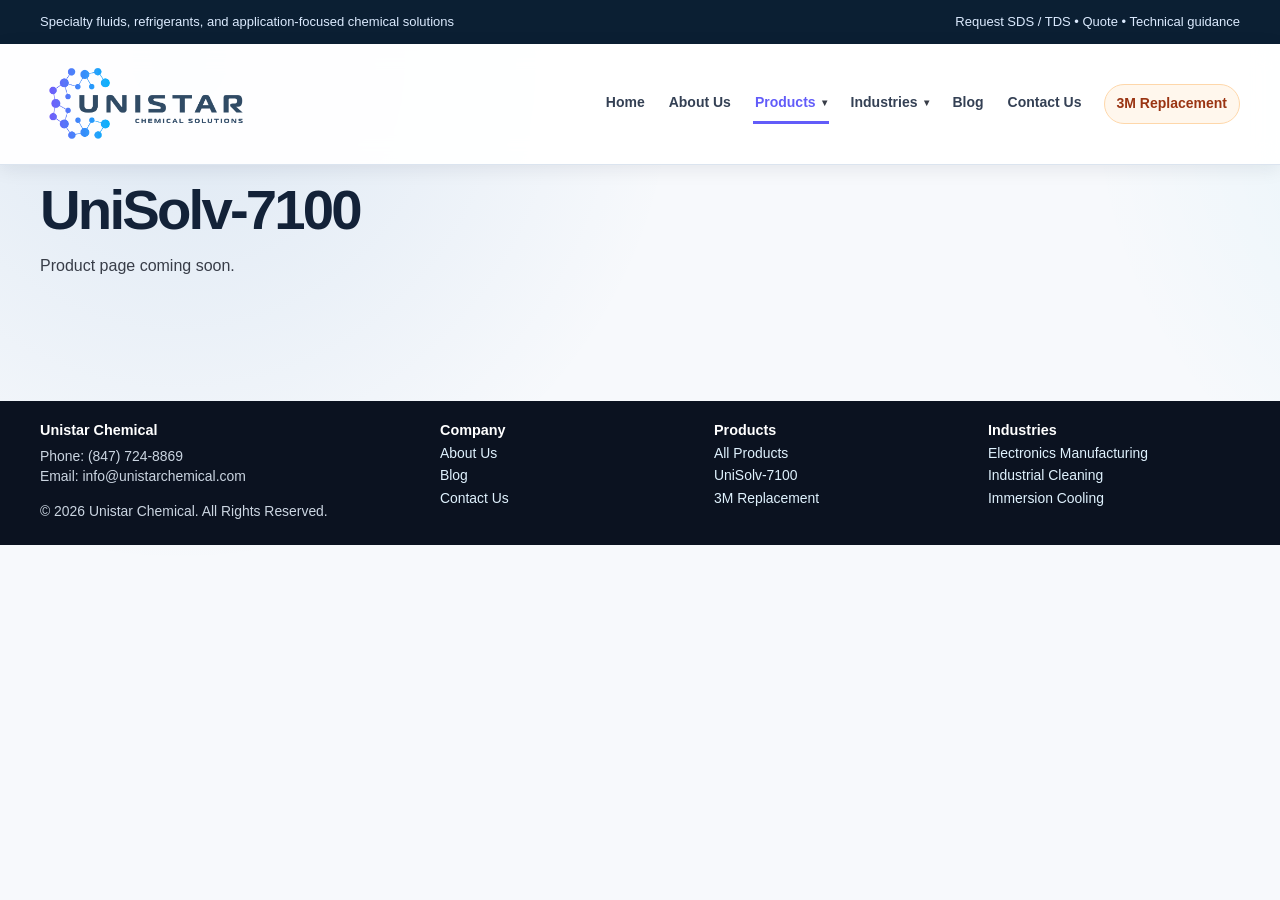
<file: products/unisolv-7100.html>
<!DOCTYPE html>
<html lang="en">
  <head>
    <meta charset="UTF-8" />
    <meta name="viewport" content="width=device-width, initial-scale=1.0" />
    <title>Unisolv-7100 | Unistar Chemical</title>
    <link rel="stylesheet" href="../assets/css/styles.css" />
  </head>

  <body>
    <div class="topbar">
      <div class="container">
        <span
          >Specialty fluids, refrigerants, and application-focused chemical
          solutions</span
        ><span>Request SDS / TDS • Quote • Technical guidance</span>
      </div>
    </div>
    <header class="header">
      <div class="container">
        <nav class="nav">
          <a class="logo" href="../index.html">
            <img src="../assets/images/logo/logo.png" alt="Unistar Chemical" />
          </a>
          <button class="menu-toggle" aria-label="Open menu">
            ☰
          </button>
          <div class="links">
            <a href="../index.html">Home</a>
            <a href="../about.html">About Us</a>

            <div class="nav-item">
              <a class="nav-link-top nav-link active" href="../products.html">
                Products <span class="dropdown-caret">▾</span>
              </a>

              <div class="mega">
                <div>
                  <h4>Browse Products By Application</h4>
                  <a href="../products.html">All Products</a>
                  <a href="../products.html?filter=precision"
                    >Precision Cleaning</a
                  >
                  <a href="../products.html?filter=fire">Fire Suppression</a>
                  <a href="../products.html?filter=cooling"
                    >Immersion Cooling</a
                  >
                  <a href="../products.html?filter=refrigerants"
                    >Refrigerants</a
                  >
                  <a href="../products.html?filter=future">Future Products</a>
                </div>

                <div>
                  <h4>Featured Products</h4>
                  <a href="../products/unisolv-7100.html">UniSolv-7100</a>
                  <a href="#">UniSolv-7200</a>
                  <a href="#">UniSolv-7300</a>
                  <a href="#">UniSolv-FC</a>
                  <a href="#">UniSolv-IC</a>
                </div>

                <div class="mega-feature">
                  <h4>Project Highlight</h4>
                  <p>
                    Explore product directions for current 3M / Novec
                    replacement inquiries.
                  </p>
                  <a class="nav-link" href="../3m-replacement.html"
                    >Open 3M Replacement →</a
                  >
                </div>
              </div>
            </div>

            <div class="nav-item">
              <a class="nav-link-top nav-link" href="../industries.html">
                Industries <span class="dropdown-caret">▾</span>
              </a>

              <div class="mega industries-mega">
                <div>
                  <h4>Manufacturing & Cleaning</h4>
                  <a
                    class="nav-link"
                    href="../industries/electronics-manufacturing.html"
                    >Electronics Manufacturing</a
                  >
                  <a
                    class="nav-link"
                    href="../industries/precision-manufacturing.html"
                    >Precision Manufacturing</a
                  >
                  <a
                    class="nav-link"
                    href="../industries/industrial-cleaning.html"
                    >Industrial Cleaning</a
                  >
                </div>

                <div>
                  <h4>Specialty Applications</h4>
                  <a class="nav-link" href="../industries/fire-protection.html"
                    >Fire Protection</a
                  >
                  <a
                    class="nav-link"
                    href="../industries/immersion-cooling.html"
                    >Data Center / Immersion Cooling</a
                  >
                  <a
                    class="nav-link"
                    href="../industries/refrigerant-applications.html"
                    >Refrigerant Applications</a
                  >
                </div>

                <div class="mega-feature">
                  <h4>Need guidance?</h4>
                  <p>
                    Route inquiries by application, current fluid, documentation
                    needs, and estimated volume.
                  </p>
                  <a class="nav-link" href="../contact.html"
                    >Request Technical Guidance →</a
                  >
                </div>
              </div>
            </div>

            <a href="../blog.html">Blog</a>
            <a href="../contact.html">Contact Us</a>
            <a class="hot-tab hot-project-tab" href="../3m-replacement.html"
              >3M Replacement</a
            >
          </div>
        </nav>
      </div>
    </header>
    <main>
      <div class="container">
        <h1>UniSolv-7100</h1>
        <p>Product page coming soon.</p>
      </div>
    </main>
    <footer class="footer">
      <div class="container">
        <div>
          <strong>Unistar Chemical</strong>
          <p>
            Phone: (847) 724-8869<br />
            Email: info@unistarchemical.com
          </p>

          <p>© 2026 Unistar Chemical. All Rights Reserved.</p>
        </div>

        <div>
          <strong>Company</strong><br />
          <a class="nav-link" href="../about.html">About Us</a><br />
          <a class="nav-link" href="../blog.html">Blog</a><br />
          <a class="nav-link" href="../contact.html">Contact Us</a>
        </div>

        <div>
          <strong>Products</strong><br />
          <a class="nav-link" href="../products.html">All Products</a><br />
          <a class="nav-link" href="../products/unisolv-7100.html"
            >UniSolv-7100</a
          ><br />
          <a class="nav-link" href="../3m-replacement.html">3M Replacement</a>
        </div>

        <div>
          <strong>Industries</strong><br />
          <a
            class="nav-link"
            href="../industries/electronics-manufacturing.html"
            >Electronics Manufacturing</a
          ><br />
          <a class="nav-link" href="../industries/industrial-cleaning.html"
            >Industrial Cleaning</a
          ><br />
          <a class="nav-link" href="../industries/immersion-cooling.html"
            >Immersion Cooling</a
          >
        </div>
      </div>
    </footer>
    <script>
      const menuToggle = document.querySelector(".menu-toggle");
      const links = document.querySelector(".links");
    
      menuToggle.addEventListener("click", function () {
        links.classList.toggle("is-open");
      });
    </script>
  </body>
</html>
</file>
<file: assets/css/styles.css>
/* Unistar Website Draft V12 - main stylesheet */
:root {
  --ink: #132238;
  --muted: #383d48;
  --line: #dbe4ef;
  --bg: #f7f9fc;
  --blue: #0b5cab;
  --cyan: #00a6d6;
  --green: #0f766e;
  --purple: #6d28d9;
  --orange: #f97316;
  --navy: #0b1f33;
  --shadow: 0 18px 48px rgba(15, 23, 42, 0.1);
  --soft: 0 9px 24px rgba(15, 23, 42, 0.07);
  --radius: 22px;
}
* {
  box-sizing: border-box;
}
body {
  margin: 0;
  font-family: Arial, Helvetica, sans-serif;
  color: var(--ink);
  background: radial-gradient(
      circle at 10% 5%,
      rgba(11, 92, 171, 0.11),
      transparent 25%
    ),
    radial-gradient(circle at 88% 7%, rgba(0, 166, 214, 0.09), transparent 25%),
    var(--bg);
  line-height: 1.55;
}
a {
  text-decoration: none;
  color: inherit;
}
.container {
  width: min(1200px, calc(100% - 40px));
  margin: 0 auto;
}
.topbar {
  background: #0b1f33;
  color: #dbeafe;
  font-size: 13px;
}
.topbar .container {
  min-height: 38px;
  display: flex;
  justify-content: space-between;
  align-items: center;
  gap: 16px;
  flex-wrap: wrap;
}
.header {
  position: sticky;
  top: 0;
  z-index: 20;
  background: rgba(255, 255, 255, 0.94);
  border-bottom: 1px solid var(--line);
  backdrop-filter: blur(12px);
  padding: 10px 0;
  box-shadow: 0 4px 18px rgba(15, 23, 42, 0.08);
}
.nav {
  min-height: 100px;
  display: flex;
  align-items: center;
  gap: 24px;
  flex-wrap: nowrap;
}
.links {
  display: flex;
  gap: 13px;
  flex-wrap: nowrap;
  margin-left: auto;
  font-size: 14px;
  font-weight: 800;
  color: #344054;
}
.links a {
  padding: 8px 2px;
  border-bottom: 3px solid transparent;
}
.links a.active,
.links a:hover {
  color: #625CF9;
  border-color: #625CF9;
}
.hot-tab {
  background: #fff7ed;
  border: 1px solid #fed7aa !important;
  color: #9a3412 !important;
  border-radius: 999px;
  padding: 7px 12px !important;
}
.btn {
  display: inline-flex;
  align-items: center;
  justify-content: center;
  border: 1px solid var(--line);
  border-radius: 999px;
  padding: 12px 18px;
  font-size: 14px;
  font-weight: 900;
  background: #fff;
  box-shadow: 0 8px 18px rgba(15, 23, 42, 0.05);
}
.btn-primary {
  border: 0;
  color: #fff;
  background: linear-gradient(135deg, #288EFA, #304B65);
}
.btn-secondary {
  border: 0;
  color: #fff;
  background: linear-gradient(135deg, #625CF9, #304B65);
}
.btn-small {
  padding: 8px 12px;
  font-size: 12px;
}
main {
  padding: 0 0 58px;
}
.page-section {
    padding-top: 15px;
    padding-bottom: 80px;
  }
.page {
  display: none;
  opacity: 0;
  transform: translateY(10px);
}
.page.active {
  display: block;
  animation: pageIn 0.28s ease forwards;
}
@keyframes pageIn {
  to {
    opacity: 1;
    transform: translateY(0);
  }
}
.hero {
    display: grid;
    grid-template-columns: 1.04fr 0.96fr;
    gap: 28px;
    align-items: stretch;
  }
  
  .hero-copy,
  .hero-visual {
    height: 100%;
  }
  
  .hero-copy {
    padding: 44px;
    min-height: 520px;
    display: flex;
  flex-direction: column;
  }
  
  .hero-visual {
    padding: 18px;
    display: flex;
    flex-direction: column;
  }
  
  .hero-copy,
  .hero-visual,
  .panel,
  .card,
  .product-card,
  .cta,
  .form-card {
    background: rgba(255, 255, 255, 0.96);
    border: 1px solid rgba(217, 228, 239, 0.95);
    border-radius: var(--radius);
    box-shadow: var(--shadow);
  }
  
  .resource-image {
    width: 100%;
    height: 240px;
    object-fit: cover;
    border-radius: 18px;
    margin-bottom: 28px;
  }
  

  


.kicker {
  display: inline-flex;
  align-items: center;
  padding: 8px 12px;
  border-radius: 999px;
  font-size: 12px;
  font-weight: 900;
  letter-spacing: 0.05em;
  text-transform: uppercase;
  color: #164b86;
  background: #eaf4ff;
  display: inline-block;
width: fit-content;
}
h1 {
  font-size: clamp(2.45rem, 4.4vw, 4.8rem);
  line-height: 1.02;
  margin: 16px 0;
  letter-spacing: -0.05em;
}
h2 {
  font-size: clamp(1.8rem, 2.8vw, 2.5rem);
  line-height: 1.1;
  margin: 0 0 14px;
  letter-spacing: -0.03em;
}
h3 {
  margin: 0 0 8px;
  font-size: 21px;
}
p {
  color: var(--muted);
  font-size: 1rem;
}
.gradient {
    background: linear-gradient(
      90deg,
      #304B65 0%,
      #288EFA 50%,
      #625CF9 100%
    );
    -webkit-background-clip: text;
    background-clip: text;
    color: transparent;
  }
.btn-row {
  display: flex;
  gap: 12px;
  flex-wrap: wrap;
  margin-top: 24px;
}
.pills {
  display: flex;
  gap: 10px;
  flex-wrap: wrap;
  margin-top: 22px;
}
.pill,
.tag {
  display: inline-flex;
  align-items: center;
  border-radius: 999px;
  padding: 7px 10px;
  font-size: 12px;
  font-weight: 900;
  border: 1px solid #dbeafe;
  color: #175cd3;
  background: #eef6ff;
}
.hero-visual {
  padding: 18px;
  overflow: hidden;
}
.hero-art {
  min-height: 450px;
  border-radius: 20px;
  position: relative;
  overflow: hidden;
  background: linear-gradient(
      135deg,
      rgba(11, 92, 171, 0.12),
      rgba(0, 166, 214, 0.08)
    ),
    linear-gradient(135deg, #eef6ff, #f8fffd);
  border: 1px solid rgba(11, 92, 171, 0.12);
}
.visual-panel {
  position: absolute;
  left: 34px;
  top: 38px;
  width: 56%;
  background: #fff;
  border: 1px solid var(--line);
  border-radius: 18px;
  overflow: hidden;
  box-shadow: var(--soft);
}
.panel-top {
  height: 34px;
  background: #f8fafc;
  border-bottom: 1px solid var(--line);
  display: flex;
  gap: 6px;
  align-items: center;
  padding: 0 12px;
}
.dot {
  width: 9px;
  height: 9px;
  border-radius: 50%;
  background: #94a3b8;
}
.panel-body {
  padding: 16px;
}
.fake-hero {
  height: 94px;
  border-radius: 16px;
  background: linear-gradient(135deg, #dbeafe, #ccfbf1);
  margin-bottom: 14px;
}
.fake-line {
  height: 12px;
  border-radius: 999px;
  background: #e2e8f0;
  margin: 10px 0;
}
.orb {
  position: absolute;
  border-radius: 50%;
}
.orb.one {
  width: 160px;
  height: 160px;
  right: 52px;
  top: 56px;
  background: linear-gradient(135deg, #0b5cab, #00a6d6);
}
.orb.two {
  width: 96px;
  height: 96px;
  left: 90px;
  bottom: 76px;
  background: linear-gradient(135deg, #0f766e, #84cc16);
}
.orb.three {
  width: 70px;
  height: 70px;
  right: 188px;
  bottom: 105px;
  background: linear-gradient(135deg, #f97316, #f59e0b);
}
.connector {
  position: absolute;
  height: 6px;
  border-radius: 999px;
  background: rgba(37, 99, 235, 0.2);
}
.connector.one {
  width: 210px;
  right: 124px;
  top: 218px;
  transform: rotate(24deg);
}
.connector.two {
  width: 176px;
  left: 178px;
  bottom: 148px;
  transform: rotate(-18deg);
}
.section-title {
  display: flex;
  align-items: end;
  justify-content: space-between;
  gap: 20px;
  margin: 42px 0 18px;
}
.grid {
  display: grid;
  gap: 18px;
}
.grid.two {
  grid-template-columns: repeat(2, 1fr);
}
.grid.three {
  grid-template-columns: repeat(3, 1fr);
}
.grid.four {
  grid-template-columns: repeat(4, 1fr);
}
.card {
  padding: 22px;
  position: relative;
  overflow: hidden;
}
.card:before {
  content: "";
  position: absolute;
  left: 0;
  right: 0;
  top: 0;
  height: 6px;
  background: var(--accent, linear-gradient(90deg, #0b5cab, #00a6d6));
}
.icon {
  width: 52px;
  height: 52px;
  display: flex;
  align-items: center;
  justify-content: center;
  border-radius: 16px;
  font-size: 22px;
  font-weight: 900;
  background: var(--icon-bg, #e0f2fe);
  color: var(--icon-color, #0b5cab);
}
.product-grid {
  display: grid;
  grid-template-columns: repeat(3, 1fr);
  gap: 16px;
}
.product-card {
  overflow: hidden;
  box-shadow: var(--soft);
  border-radius: 18px;
}
.product-image {
  height: 126px;
  position: relative;
  background: var(--card-bg, linear-gradient(135deg, #dbeafe, #ecfeff));
}
.product-image:before {
  content: "";
  position: absolute;
  right: 20px;
  top: 18px;
  width: 88px;
  height: 88px;
  border-radius: 50%;
  background: rgba(255, 255, 255, 0.55);
}
.product-image:after {
  content: "";
  position: absolute;
  left: 20px;
  bottom: 22px;
  width: 138px;
  height: 23px;
  border-radius: 999px;
  background: rgba(255, 255, 255, 0.55);
}
.product-copy {
  padding: 14px;
}
.product-copy h3 {
  font-size: 17px;
  line-height: 1.2;
  margin: 0 0 5px;
}
.product-copy p {
  font-size: 0.84rem;
  line-height: 1.45;
  margin: 0 0 6px;
}
.product-cat {
  font-weight: 800;
  color: #334155 !important;
}
.tags {
  display: flex;
  gap: 5px;
  flex-wrap: wrap;
  margin: 10px 0;
}
.tags .tag {
  font-size: 10.5px;
  padding: 4px 7px;
}
.product-actions {
  display: flex;
  flex-wrap: wrap;
  gap: 7px;
  margin-top: 10px;
}
.table-wrap {
  overflow: auto;
  border-radius: 18px;
  border: 1px solid var(--line);
  box-shadow: var(--soft);
}
table {
  width: 100%;
  border-collapse: collapse;
  background: #fff;
}
th,
td {
  padding: 15px 16px;
  border-bottom: 1px solid var(--line);
  text-align: left;
  vertical-align: top;
}
th {
  background: #f8fbff;
  color: #344054;
  font-size: 14px;
}
tr:last-child td {
  border-bottom: 0;
}
tbody tr:hover {
  background: #f8fbff;
}
.cta {
  margin-top: 42px;
  padding: 30px;
  color: #fff;
  background: radial-gradient(
      circle at 15% 20%,
      rgba(0, 166, 214, 0.25),
      transparent 24%
    ),
    linear-gradient(135deg, #0b1f33, #0b5cab);
  display: flex;
  justify-content: space-between;
  align-items: center;
  gap: 24px;
}
.cta p {
  color: #dbeafe;
  margin: 0;
  max-width: 720px;
}
.cta-primary {
    border: 0;
    color: #fff;
    background: linear-gradient(135deg, #625CF9, #288EFA);
  }
  
.cta-secondary {
    border: 0;
    color: #fff;
    background: linear-gradient(135deg, #625CF9, #4F46E5);
  }
.form-layout {
  display: grid;
  grid-template-columns: 1fr 1fr;
  gap: 22px;
}
.form-card {
  padding: 24px;
}
.input {
  height: 46px;
  border-radius: 12px;
  border: 1px solid var(--line);
  background: #f8fbff;
  color: #94a3b8;
  font-weight: 800;
  display: flex;
  align-items: center;
  padding: 0 14px;
  margin-bottom: 12px;
}
.input.large {
  height: 106px;
  align-items: flex-start;
  padding-top: 13px;
}
.footer {
  margin-top: 48px;
  padding-top: 18px;
  padding-bottom: 9px;
  background: #0b1220;
  color: #cbd5e1;
  font-size: 0.9rem;
}
.footer .container {
  display: grid;
  grid-template-columns: 1.5fr 1fr 1fr 1fr;
  gap: 22px;
}
.footer strong {
  color: #fff;
}
.footer a {
  color: #e0f2fe;
  font-size: 0.87rem;
}
.note {
  background: #fff7ed;
  border: 1px solid #fed7aa;
  color: #7c2d12;
  border-radius: 16px;
  padding: 16px 18px;
}
.page-subnav {
  display: flex;
  gap: 10px;
  flex-wrap: wrap;
  margin-top: 20px;
}
.page-subnav a {
  padding: 9px 12px;
  border-radius: 999px;
  background: #fff;
  border: 1px solid var(--line);
  font-size: 13px;
  font-weight: 900;
  color: #344054;
}
@media (max-width: 980px) {
  .hero,
  .grid.four,
  .grid.three,
  .grid.two,
  .product-grid,
  .form-layout,
  .footer .container {
    grid-template-columns: 1fr;
  }
  .links {
    margin-left: 0;
  }
}

/* =========================
   V10 subtle tech animations
   Professional, not overdone
   ========================= */
body {
  background-size: 140% 140%;
  animation: ambientBg 18s ease-in-out infinite alternate;
}
.header {
  transition: box-shadow 0.25s ease, background 0.25s ease;
}

.links a,
.page-subnav a,
.footer a {
  transition: color 0.22s ease, border-color 0.22s ease, background 0.22s ease,
    transform 0.22s ease, box-shadow 0.22s ease;
}
.links a:hover,
.page-subnav a:hover {
  transform: translateY(-1px);
}
.hot-tab {
  position: relative;
  overflow: hidden;
  box-shadow: 0 0 0 0 rgba(249, 115, 22, 0.18);
  animation: replacementTabGlow 4.8s ease-in-out infinite;
}
.hot-tab:after {
  content: "";
  position: absolute;
  inset: 0;
  background: linear-gradient(
    90deg,
    transparent,
    rgba(255, 255, 255, 0.55),
    transparent
  );
  transform: translateX(-120%);
  animation: replacementTabSheen 5.5s ease-in-out infinite;
}
.btn {
  transition: transform 0.22s ease, box-shadow 0.22s ease, filter 0.22s ease,
    border-color 0.22s ease;
}
.btn:hover {
  transform: translateY(-2px);
  box-shadow: 0 14px 30px rgba(15, 23, 42, 0.13);
}
.btn-primary,
.btn-secondary {
  position: relative;
  overflow: hidden;
}
.btn-primary:after,
.btn-secondary:after {
  content: "";
  position: absolute;
  inset: 0;
  background: linear-gradient(
    90deg,
    transparent,
    rgba(255, 255, 255, 0.25),
    transparent
  );
  transform: translateX(-120%);
  transition: transform 0.55s ease;
}
.btn-primary:hover:after,
.btn-secondary:hover:after {
  transform: translateX(120%);
}
.page.active {
  animation: pageInFancy 0.42s cubic-bezier(0.2, 0.8, 0.2, 1) forwards;
}
.hero-copy,
.hero-visual,
.panel,
.form-card {
  transition: transform 0.28s ease, box-shadow 0.28s ease,
    border-color 0.28s ease;
}
.hero-copy:hover,
.hero-visual:hover,
.panel:hover,
.form-card:hover {
  border-color: rgba(0, 166, 214, 0.28);
  box-shadow: 0 24px 65px rgba(15, 23, 42, 0.13);
}
.hero-art {
  isolation: isolate;
}
.visual-panel {
  animation: floatPanel 7.5s ease-in-out infinite;
}
.fake-line {
  position: relative;
  overflow: hidden;
}
.fake-line:after {
  content: "";
  position: absolute;
  inset: 0;
  background: linear-gradient(
    90deg,
    transparent,
    rgba(255, 255, 255, 0.86),
    transparent
  );
  transform: translateX(-120%);
  animation: shimmerLine 3.4s ease-in-out infinite;
}
.orb {
  filter: drop-shadow(0 18px 35px rgba(15, 23, 42, 0.14));
}
.orb.one {
  animation: floatOrbOne 7s ease-in-out infinite;
}
.orb.two {
  animation: floatOrbTwo 8.4s ease-in-out infinite;
}
.orb.three {
  animation: floatOrbThree 6.6s ease-in-out infinite;
}
.connector {
  animation: connectorPulse 3.8s ease-in-out infinite;
}
.connector.two {
  animation-duration: 4.4s;
}
.kicker {
  transition: transform 0.22s ease, box-shadow 0.22s ease;
}
.kicker:hover {
  transform: translateY(-1px);
  box-shadow: 0 10px 24px rgba(11, 92, 171, 0.1);
}
.card {
  transition: transform 0.26s ease, box-shadow 0.26s ease,
    border-color 0.26s ease;
}
.card:hover {
  transform: translateY(-6px);
  box-shadow: 0 24px 65px rgba(15, 23, 42, 0.15);
  border-color: rgba(0, 166, 214, 0.26);
}
.icon {
  transition: transform 0.26s ease;
}
.card:hover .icon {
  transform: rotate(-3deg) scale(1.04);
}
.product-card {
  transition: transform 0.26s ease, box-shadow 0.26s ease,
    border-color 0.26s ease;
}
.product-card:hover {
  transform: translateY(-7px);
  box-shadow: 0 24px 62px rgba(15, 23, 42, 0.16);
  border-color: rgba(0, 166, 214, 0.28);
}
.product-image {
  overflow: hidden;
}
.product-image:before,
.product-image:after {
  transition: transform 0.38s ease, opacity 0.38s ease;
}
.product-card:hover .product-image:before {
  transform: translate(-12px, 8px) scale(1.08);
}
.product-card:hover .product-image:after {
  transform: translateX(14px);
  opacity: 0.78;
}
.product-card:hover h3 {
  color: var(--blue);
}
.tag,
.pill {
  transition: transform 0.18s ease, background 0.18s ease,
    border-color 0.18s ease;
}
.tag:hover,
.pill:hover {
  transform: translateY(-1px);
  background: #e0f2fe;
  border-color: #bae6fd;
}
tbody tr {
  transition: background 0.18s ease, box-shadow 0.18s ease;
}
tbody tr:hover {
  background: #eef8ff;
  box-shadow: inset 4px 0 0 rgba(0, 166, 214, 0.55);
}
.cta {
  position: relative;
  overflow: hidden;
}
.cta:before {
  content: "";
  position: absolute;
  width: 380px;
  height: 380px;
  border-radius: 50%;
  left: -120px;
  top: -160px;
  background: rgba(255, 255, 255, 0.08);
  animation: ctaOrbMove 8.5s ease-in-out infinite;
}
.cta:after {
  content: "";
  position: absolute;
  inset: 0;
  background: linear-gradient(
    120deg,
    transparent 0%,
    rgba(255, 255, 255, 0.06) 45%,
    transparent 70%
  );
  transform: translateX(-110%);
  animation: ctaSheen 7s ease-in-out infinite;
}
.cta > * {
  position: relative;
  z-index: 1;
}
.input {
  transition: transform 0.18s ease, border-color 0.18s ease,
    box-shadow 0.18s ease, background 0.18s ease;
}
.input:hover {
  transform: translateY(-1px);
  border-color: #93c5fd;
  background: #ffffff;
  box-shadow: 0 0 0 4px rgba(147, 197, 253, 0.22);
}
.hero-copy h1 .gradient {
  background-size: 220% auto;
  animation: gradientMove 8s ease-in-out infinite alternate;
}
@keyframes ambientBg {
  0% {
    background-position: 0% 0%;
  }
  100% {
    background-position: 100% 100%;
  }
}
@keyframes logoSheen {
  to {
    background-position: 220% center;
  }
}
@keyframes pageInFancy {
  from {
    opacity: 0;
    transform: translateY(16px) scale(0.995);
  }
  to {
    opacity: 1;
    transform: translateY(0) scale(1);
  }
}
@keyframes floatPanel {
  0%,
  100% {
    transform: translateY(0);
  }
  50% {
    transform: translateY(-9px);
  }
}
@keyframes shimmerLine {
  0%,
  42% {
    transform: translateX(-120%);
  }
  75%,
  100% {
    transform: translateX(120%);
  }
}
@keyframes floatOrbOne {
  0%,
  100% {
    transform: translate(0, 0);
  }
  50% {
    transform: translate(-14px, 10px);
  }
}
@keyframes floatOrbTwo {
  0%,
  100% {
    transform: translate(0, 0);
  }
  50% {
    transform: translate(12px, -9px);
  }
}
@keyframes floatOrbThree {
  0%,
  100% {
    transform: translate(0, 0);
  }
  50% {
    transform: translate(8px, 12px);
  }
}
@keyframes connectorPulse {
  0%,
  100% {
    opacity: 0.36;
  }
  50% {
    opacity: 0.86;
  }
}
@keyframes replacementTabGlow {
  0%,
  100% {
    box-shadow: 0 0 0 0 rgba(249, 115, 22, 0.12);
  }
  50% {
    box-shadow: 0 0 0 6px rgba(249, 115, 22, 0.1);
  }
}
@keyframes replacementTabSheen {
  0%,
  58% {
    transform: translateX(-120%);
  }
  82%,
  100% {
    transform: translateX(120%);
  }
}
@keyframes ctaOrbMove {
  0%,
  100% {
    transform: translate(0, 0);
  }
  50% {
    transform: translate(70px, 45px);
  }
}
@keyframes ctaSheen {
  0%,
  56% {
    transform: translateX(-110%);
  }
  82%,
  100% {
    transform: translateX(110%);
  }
}
@keyframes gradientMove {
  to {
    background-position: 220% center;
  }
}
@media (prefers-reduced-motion: reduce) {
  *,
  *:before,
  *:after {
    animation: none !important;
    transition: none !important;
    scroll-behavior: auto !important;
  }
}

/* V11 navigation restructure */
.nav {
  gap: 18px;
}
.links {
  gap: 20px;
}
.nav-item {
  position: relative;
}
.nav-link-top {
  display: inline-flex;
  align-items: center;
  gap: 6px;
  padding: 9px 2px;
  border-bottom: 3px solid transparent;
  transition: color 0.22s ease, border-color 0.22s ease, transform 0.22s ease;
}

.nav-link-top:hover {
  color: var(--blue);
  border-color: var(--cyan);
  transform: translateY(-1px);
}
.dropdown-caret {
  font-size: 10px;
  color: var(--muted);
}

.mega {
  position: absolute;
  top: 100%;
  left: 50%;
  transform: translate(-50%, 0);
  width: min(920px, calc(100vw - 48px));
  background: rgba(255, 255, 255, 0.985);
  border: 1px solid var(--line);
  border-radius: 22px;
  box-shadow: 0 28px 70px rgba(15, 23, 42, 0.16);
  padding: 22px;
  display: none;
  grid-template-columns: 1fr 1fr 1fr;
  gap: 18px;
  z-index: 100;
}
.nav-item:hover .mega,
.nav-item:focus-within .mega {
  display: grid;
  animation: megaIn 0.22s ease forwards;
}
.mega h4 {
  margin: 0 0 10px;
  font-size: 14px;
  color: #0f172a;
}
.mega a {
  display: block;
  padding: 9px 10px;
  border-radius: 12px;
  color: #475467;
  font-size: 14px;
  font-weight: 800;
  transition: background 0.18s ease, color 0.18s ease, transform 0.18s ease;
  border-bottom: 0 !important;
}
.mega a:hover {
  background: #eaf4ff;
  color: var(--blue);
  transform: translateX(3px);
}
.mega-feature {
  background: linear-gradient(135deg, #eef6ff, #f8faff);
  border: 1px solid #dbeafe;
  border-radius: 18px;
  padding: 16px;
}
.mega-feature p {
  font-size: 0.86rem;
  margin: 6px 0 12px;
}
.hot-project-tab {
  white-space: nowrap;
  display: inline-flex;
  align-items: center;
}
.hot-project-tab.active {
  border-color: #fed7aa !important;
}
.links > .hot-tab {
  display: none;
}
@keyframes megaIn {
  from {
    opacity: 0;
    transform: translate(-50%, 6px);
  }
  to {
    opacity: 1;
    transform: translate(-50%, 0);
  }
}
@media (max-width: 1120px) {
  .mega {
    left: 0;
    transform: translate(0, 12px);
  }
  @keyframes megaIn {
    from {
      opacity: 0;
      transform: translate(0, 18px);
    }
    to {
      opacity: 1;
      transform: translate(0, 12px);
    }
  }
}
@media (max-width: 980px) {
  .mega {
    position: static;
    transform: none;
    width: 100%;
    grid-template-columns: 1fr;
    box-shadow: var(--soft);
    margin-top: 8px;
  }
  .nav-item:hover .mega,
  .nav-item:focus-within .mega {
    animation: none;
  }
  .links {
    gap: 12px;
  }
  .hot-project-tab {
    margin-left: 0;
  }
}
.links > .hot-tab.hot-project-tab {
  display: inline-flex;
}
.logo {
  display: flex;
  align-items: center;
  flex-shrink: 0;
  margin-right: 24px;
}

.logo img {
  height: 80px;
  width: auto;
  display: block;
}

.topbar {
  padding-top: 3px;
  padding-bottom: 3px;
}
.links a:hover {
  color: var(--blue) !important;
  border-bottom: 3px solid var(--cyan);
}

.links a.active {
  color: #625CF9 !important;
  border-bottom: 3px solid #625CF9;
}
html,
body {
  min-height: 100%;
}
.footer a {
  transition: color 0.2s ease, transform 0.2s ease;
}

.footer a:hover {
  color: var(--cyan);
  transform: translateX(3px);
}
.resource-image {
  width: 100%;
  height: 240px;
  object-fit: cover;
  object-position: center center;
  border-radius: 18px;
  margin-bottom: 24px;
}
.footer p {
    margin-top: 4px;
    line-height: 1.5;
    font-size: 0.87rem;
    color: #cbd5e1;
  }
  .product-card-link {
    display: block;
    text-decoration: none;
    color: inherit;
    height: 100%;
  }
  .menu-toggle {
    display: none;
  }
  
  @media (max-width: 980px) {
    /* Mobile header */
    .nav {
      display: flex;
      justify-content: space-between;
      align-items: center;
      position: relative;
    }
  
    .logo img {
      max-width: 210px;
      height: auto;
    }
  
    .menu-toggle {
      display: block;
      background: none;
      border: 0;
      font-size: 32px;
      cursor: pointer;
      color: #102a43;
    }
  
    /* Mobile dropdown menu */
    .links {
      display: none !important;
      position: absolute;
      top: 100%;
      right: 0;
      left: auto;
      width: 280px;
      background: #ffffff;
      flex-direction: column;
      padding: 10px;
      gap: 4px !important;
      border-radius: 18px;
      box-shadow: 0 18px 40px rgba(15, 23, 42, 0.16);
      z-index: 9999;
    }
  
    .links.is-open {
      display: flex !important;
    }
  
    .nav-item {
      width: 100% !important;
    }
  
    .links > a,
    .nav-item > a {
      display: block !important;
      width: 100% !important;
      padding: 10px 16px !important;
      border-bottom: none !important;
      border-radius: 12px;
      text-align: right !important;
    }
  
    .links > a:hover,
    .nav-item > a:hover {
      background: #f1f5f9;
    }
  
    .mega,
    .dropdown-caret {
      display: none !important;
    }
  
    .hot-project-tab {
      display: inline-flex !important;
      width: fit-content !important;
      max-width: fit-content !important;
      align-self: flex-end;
      margin-top: 8px !important;
      margin-bottom: 6px !important;
      padding: 12px 20px !important;
      border-radius: 999px !important;
      text-align: center !important;
      flex: 0 0 auto !important;
    }
  
    /* Mobile footer */
    .footer {
      text-align: center;
    }
  
    .footer .container {
      display: flex;
      justify-content: center;
      padding-top: 28px;
      padding-bottom: 28px;
    }
  
    .footer-company-info {
      width: 100%;
      max-width: 340px;
    }
  
    .footer-company-info p {
      margin: 8px 0;
    }
  
    .footer-company-info strong {
      display: block;
      margin-bottom: 8px;
    }
  
    .footer-links {
      display: none !important;
    }
  }

  
 
  .replacement-list {
    margin: 12px 0 18px;
  }
  
  .replacement-list strong {
    display: block;
    margin-bottom: 10px;
    color: var(--ink);
  }
  
  .replacement-tags {
    display: flex;
    flex-wrap: wrap;
    gap: 8px;
  }
 
  .filter-bar {
    display: flex;
    flex-wrap: wrap;
    gap: 10px;
    margin: 24px 0;
  }
  
  .filter-btn {
    border: 1px solid #d9e4ef;
    background: #ffffff;
    color: #102a43;
    padding: 10px 16px;
    border-radius: 999px;
    font-weight: 700;
    cursor: pointer;
    transition: all 0.2s ease;
  }
  
  .filter-btn:hover,
  .filter-btn.active {
    background: linear-gradient(135deg, #2f80ed, #5b5ff5);
    color: #ffffff;
    border-color: transparent;
  }
  .product-card {
    transition: transform .2s ease,
                box-shadow .2s ease;
  }
  
  .product-card:hover {
    transform: translateY(-4px);
  }
  /* Default behavior */

  .desktop-only {
    display: none;
  }
  
  .hero-tags {
    display: flex;
  }
  
  @media (min-width: 1400px) {
    .desktop-only {
      display: block;
    }
  
    .hero-tags {
      display: none;
    }
  }
  .hero-copy .btn-row {
    margin-top: auto;
  }
  .hero-copy .btn-row,
.hero-visual .btn-row {
  margin-top: auto;
}
.content-narrow {
    max-width: 750px;
  }
  .industry-card-grid {
    display: grid;
    grid-template-columns: repeat(3, 1fr);
    gap: 18px;
    margin-top: 28px;
  }
  .industry-card {
    display: flex;
    flex-direction: column;
    height: 100%;
  }
  
  .industry-card .btn-row {
    margin-top: auto;
  }
  
  @media (max-width: 980px) {
    .industry-card-grid {
      grid-template-columns: repeat(2, 1fr);
    }
  }
  
  @media (max-width: 640px) {
    .industry-card-grid {
      grid-template-columns: 1fr;
    }
  }
  .content-narrow {
    max-width: 800px;
    padding-top: 35px;
  }
  
  .content-narrow h2 {
    margin-top: 12px;
    margin-bottom: 18px;
  }

  .why-grid {
    display: grid;
    grid-template-columns: repeat(4, 1fr);
    gap: 18px;
    margin-top: 28px;
  }
  
  .why-card {
    background: transparent;
    border: none;
    box-shadow: none;
    padding: 22px;
    border-left: 4px solid #2f80ed;
  }
  
  .why-card h3 {
    margin-bottom: 10px;
  }
  
  .why-card p {
    margin: 0;
    color: var(--muted);
  }
  
  .why-card .icon {
    margin-bottom: 14px;
  }
  /* Tablet */
  
  @media (max-width: 980px) {
    .why-grid {
      grid-template-columns: repeat(2, 1fr);
    }
  }
  
  /* Mobile */
  
  @media (max-width: 640px) {
    .why-grid {
      grid-template-columns: 1fr;
    }
  }

  .about-grid {
    display: grid;
    grid-template-columns: 1.1fr 0.9fr;
    gap: 48px;
    align-items: center;
  }
  
  .about-copy h2 {
    margin-top: 14px;
    margin-bottom: 22px;
    max-width: 720px;
  }
  
  .about-copy h3 {
    margin-top: 28px;
    margin-bottom: 10px;
  }
  
  .about-copy p {
    max-width: 720px;
    line-height: 1.7;
  }
  
  .about-image img {
    width: 100%;
    display: block;
    border-radius: var(--radius);
    box-shadow: var(--shadow);
    object-fit: cover;
  }
  
  @media (max-width: 980px) {
    .about-grid {
      grid-template-columns: 1fr;
    }
  }
  
  .about-contact-btn {
    margin-left: auto;
}
.about-cta {
    display: flex;
    justify-content: space-between;
    align-items: center;
    gap: 40px;
  }
  
  .about-cta .cta-content {
    flex: 1;
    max-width: 700px;
  }
  
  .about-cta .btn-row {
    margin: 0;
    flex-shrink: 0;
  }

  @media (max-width: 980px) {
    .about-cta {
      flex-direction: column;
      align-items: flex-start;
    }
  
    .about-cta .btn-row {
      margin-top: 20px;
    }
  }
  @media (max-width: 980px) {
    .about-image {
      display: none;
    }
  }
  .page-banner {
    position: relative;
    min-height: 320px;
  
    display: flex;
    align-items: center;
    justify-content: center;
  
    text-align: center;
  
    color: #fff;
  
    background:
      linear-gradient(rgba(10, 32, 56, 0.60), rgba(10, 32, 56, 0.60)),
      url("assets/images/about-hero.png") center/cover no-repeat;
  }
  
  .page-banner .container {
    position: relative;
    z-index: 2;
  }
  
  
  .page-banner h1 {
    color: white;
    margin: 0 auto 18px;
    max-width: 900px;

  }
  .page-banner {
    background:
      linear-gradient(rgba(10, 32, 56, 0.60), rgba(10, 32, 56, 0.60)),
      url("../images/Unistar-banner.jpg") center center / cover no-repeat;
      min-height: 600px;
  }
  .page-banner p {
    color: rgba(255,255,255,.9);
    max-width: 700px;
    margin: 0 auto;
  }
  .page-banner .btn {
    margin-top: 60px;
  }
  .page-banner-small {
    min-height: 150px;
    margin-bottom: 30px;
  
    display: flex;
    align-items: center;
    justify-content: flex-start;
  
    text-align: left;
  
    color: white;
  
    background:
      linear-gradient(rgba(10,32,56,.65), rgba(10,32,56,.65)),
      url("../images/Unistar-banner.jpg") center/cover no-repeat;
  }
  
  .page-banner-small .container {
    max-width: 100%;
    position: relative;

  }
  
  .page-banner-small h2 {
    color: rgb(240, 237, 237);
    margin: 0 0 16px;
  }
  
  .page-banner-small p {
    color: rgba(255,255,255,.9);
    margin: 0;
    max-width: 650px;
  }
  .breadcrumb {
    position: absolute;
    top: 0;
    right: 0;
  
    display: flex;
    align-items: center;
    gap: 8px;
  
    font-size: 0.9rem;
  }
  
  .breadcrumb a,
  .breadcrumb span {
    color: rgba(255, 255, 255, 0.9);
    text-decoration: none;
  }
  
  .breadcrumb a:hover {
    color: white;
  }
  
  .breadcrumb span:last-child {
    font-weight: 600;
  }
  @media (max-width: 980px) {

    .page-banner-small .container {
      display: flex;
      flex-direction: column;
      align-items: flex-start;
    }
  
    .breadcrumb {
      position: static;
      order: 2;
      margin-top: 16px;
      margin-bottom: 0;
    }
  
    .page-banner-small h1 {
      order: 1;
    }
  
    .page-banner-small p {
      order: 3;
    }
  }
  .about-section {
    padding: 30px 0;
}
.industries-main {
    padding-top: 10px !important;
  }
  main.home-main {
    padding-top: 34px !important;
  }
  #home {
    padding-top: 40px !important;
  }
  .hero-title,
.hero-subtitle,
.hero-button {
  opacity: 0;
}
.hero-title {
    animation: slideLeft 1s ease forwards;
  }
  @keyframes slideLeft {
    from {
      opacity: 0;
      transform: translateX(-80px);
    }
  
    to {
      opacity: 1;
      transform: translateX(0);
    }
  }
  .hero-subtitle {
    animation: slideUp 0.9s ease forwards;
    animation-delay: .4s;
  }
  .hero-button {
    animation: slideUp 0.9s ease forwards;
    animation-delay: .8s;
  }
  @keyframes slideUp {
    from {
      opacity: 0;
      transform: translateY(35px);
    }
  
    to {
      opacity: 1;
      transform: translateY(0);
    }
  }
</file>
